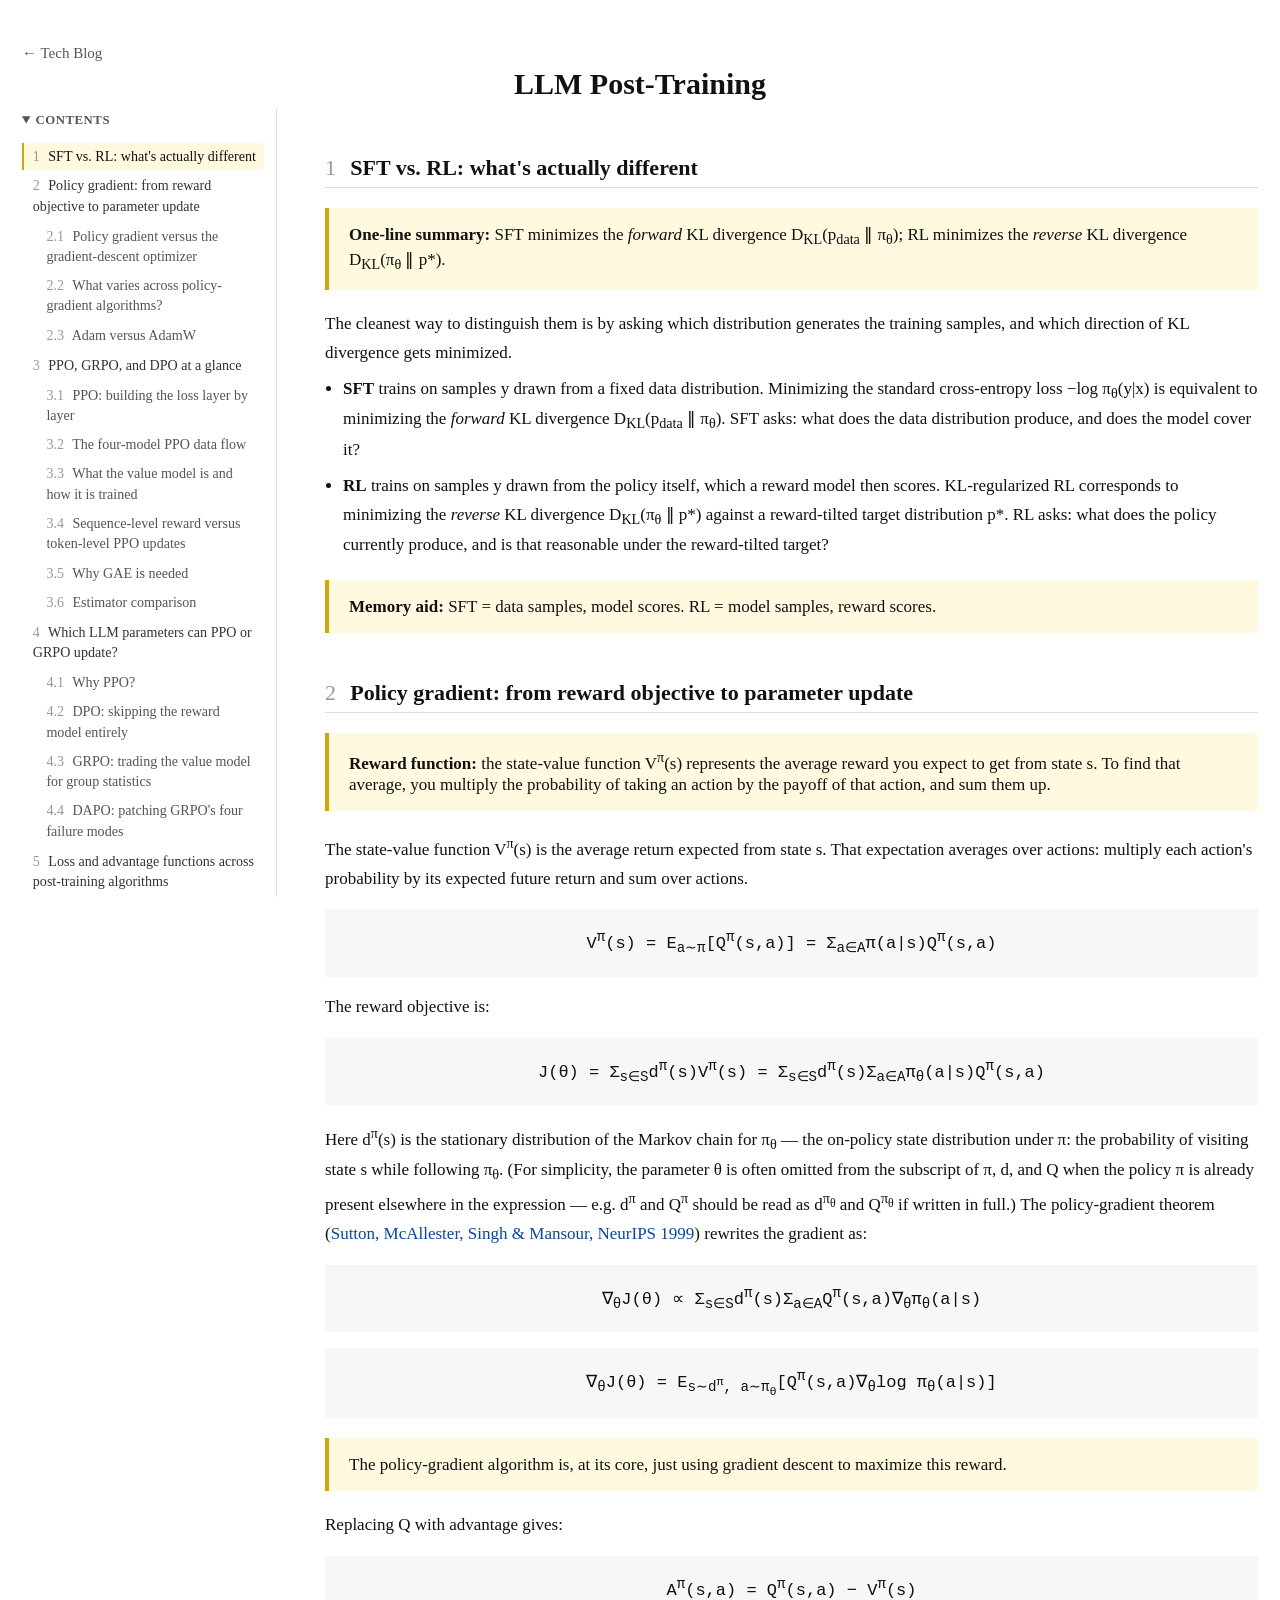
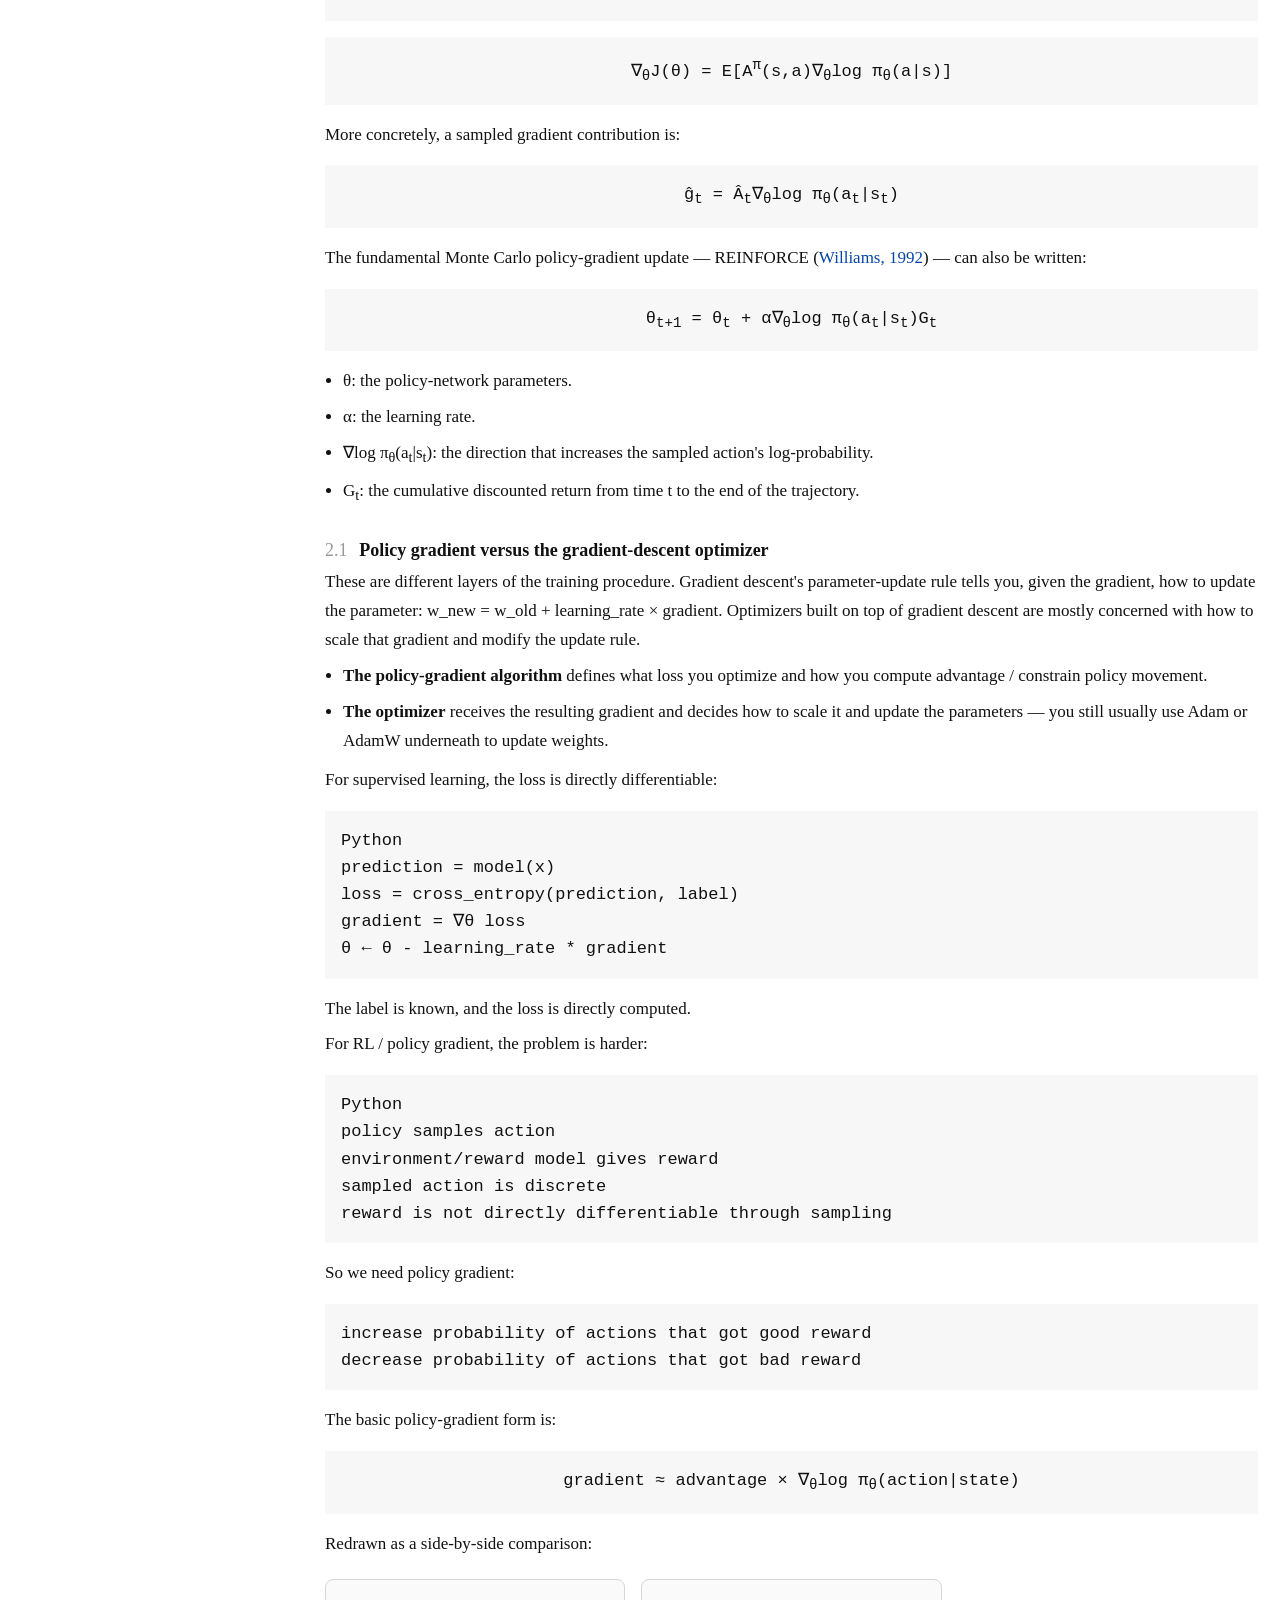
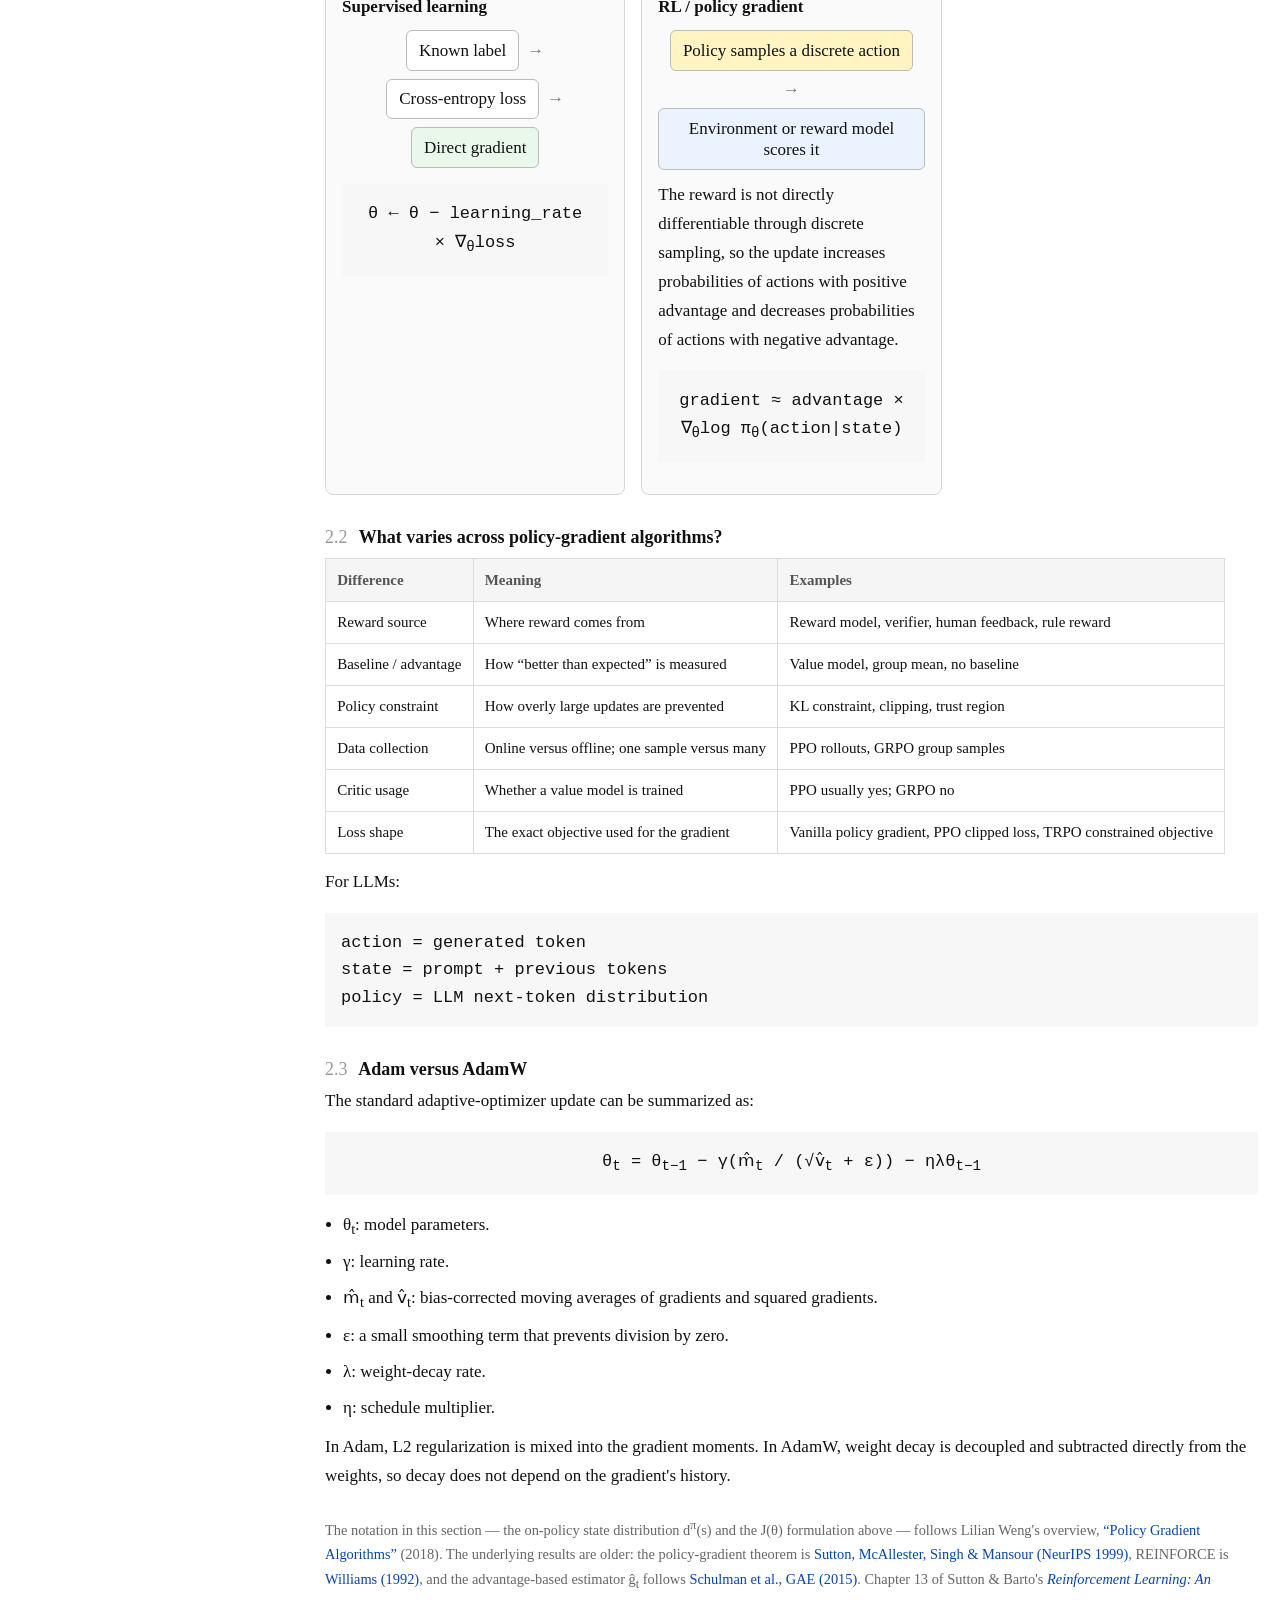
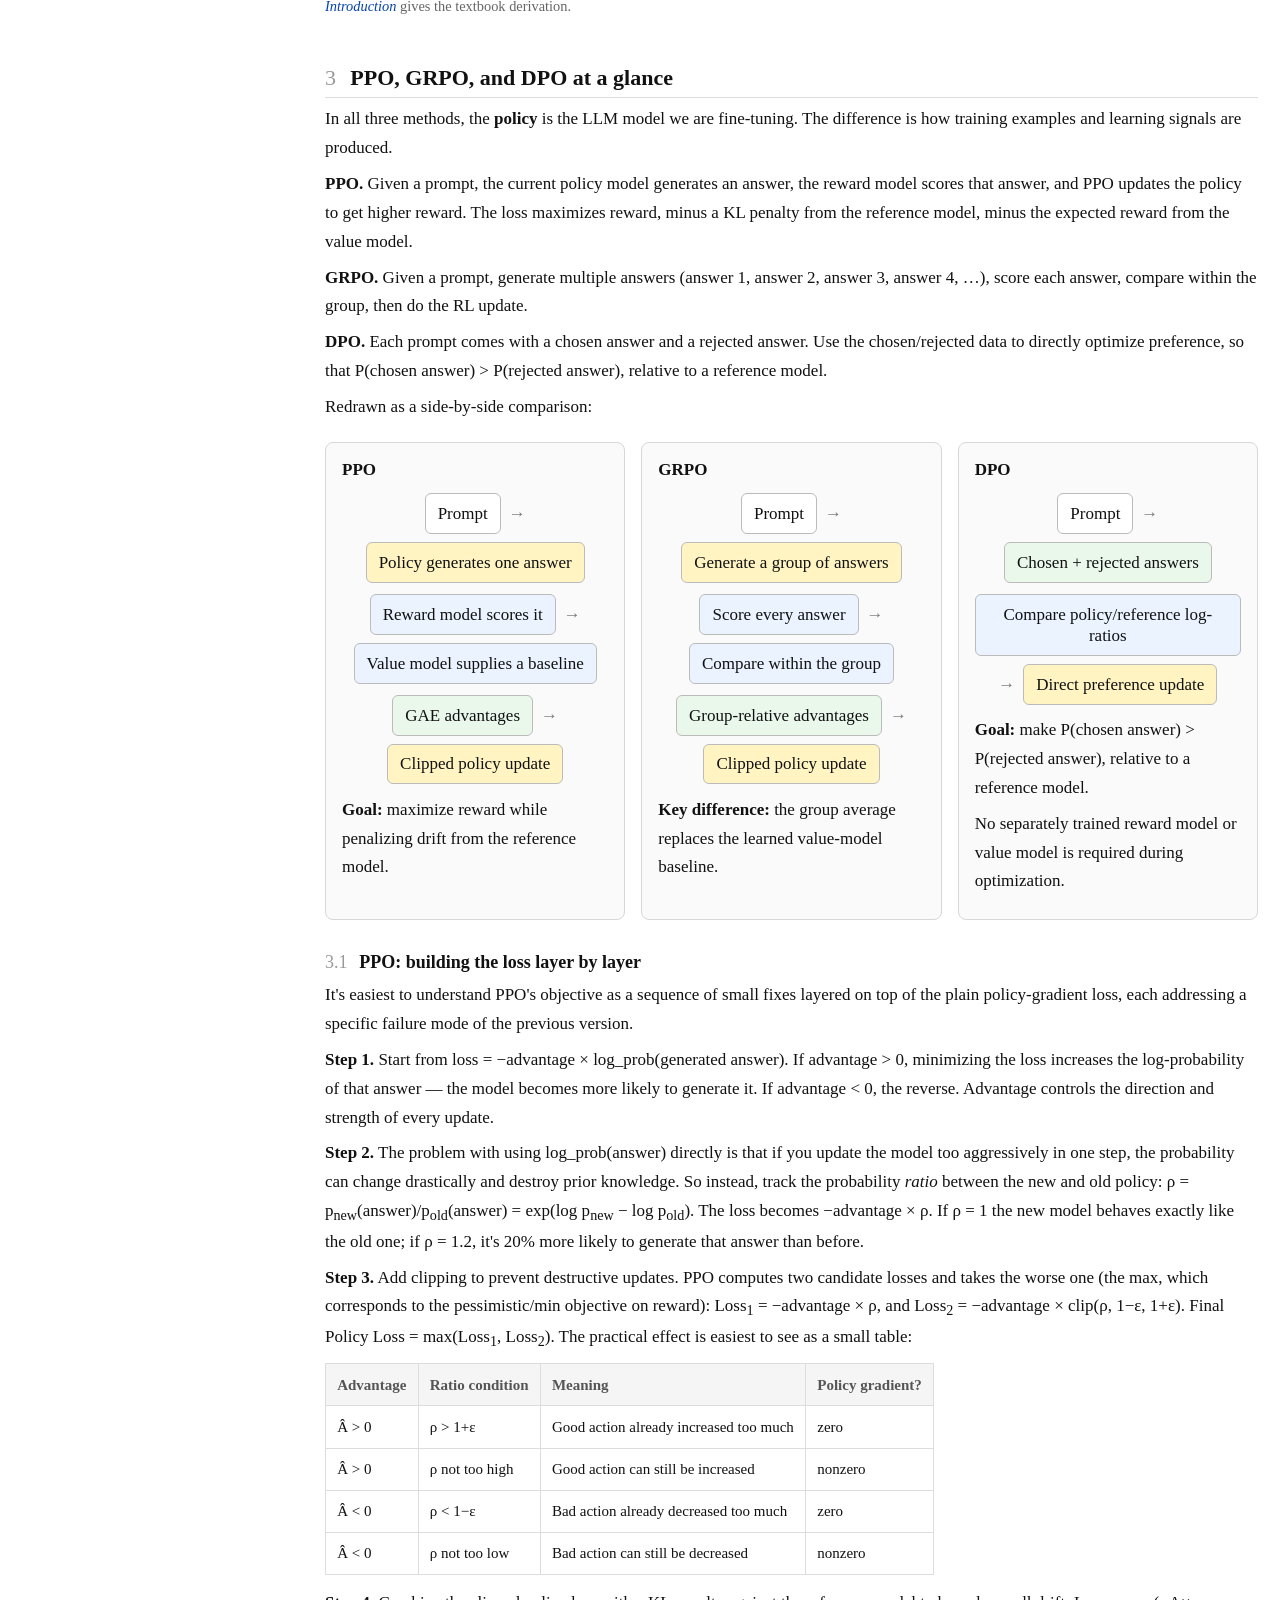
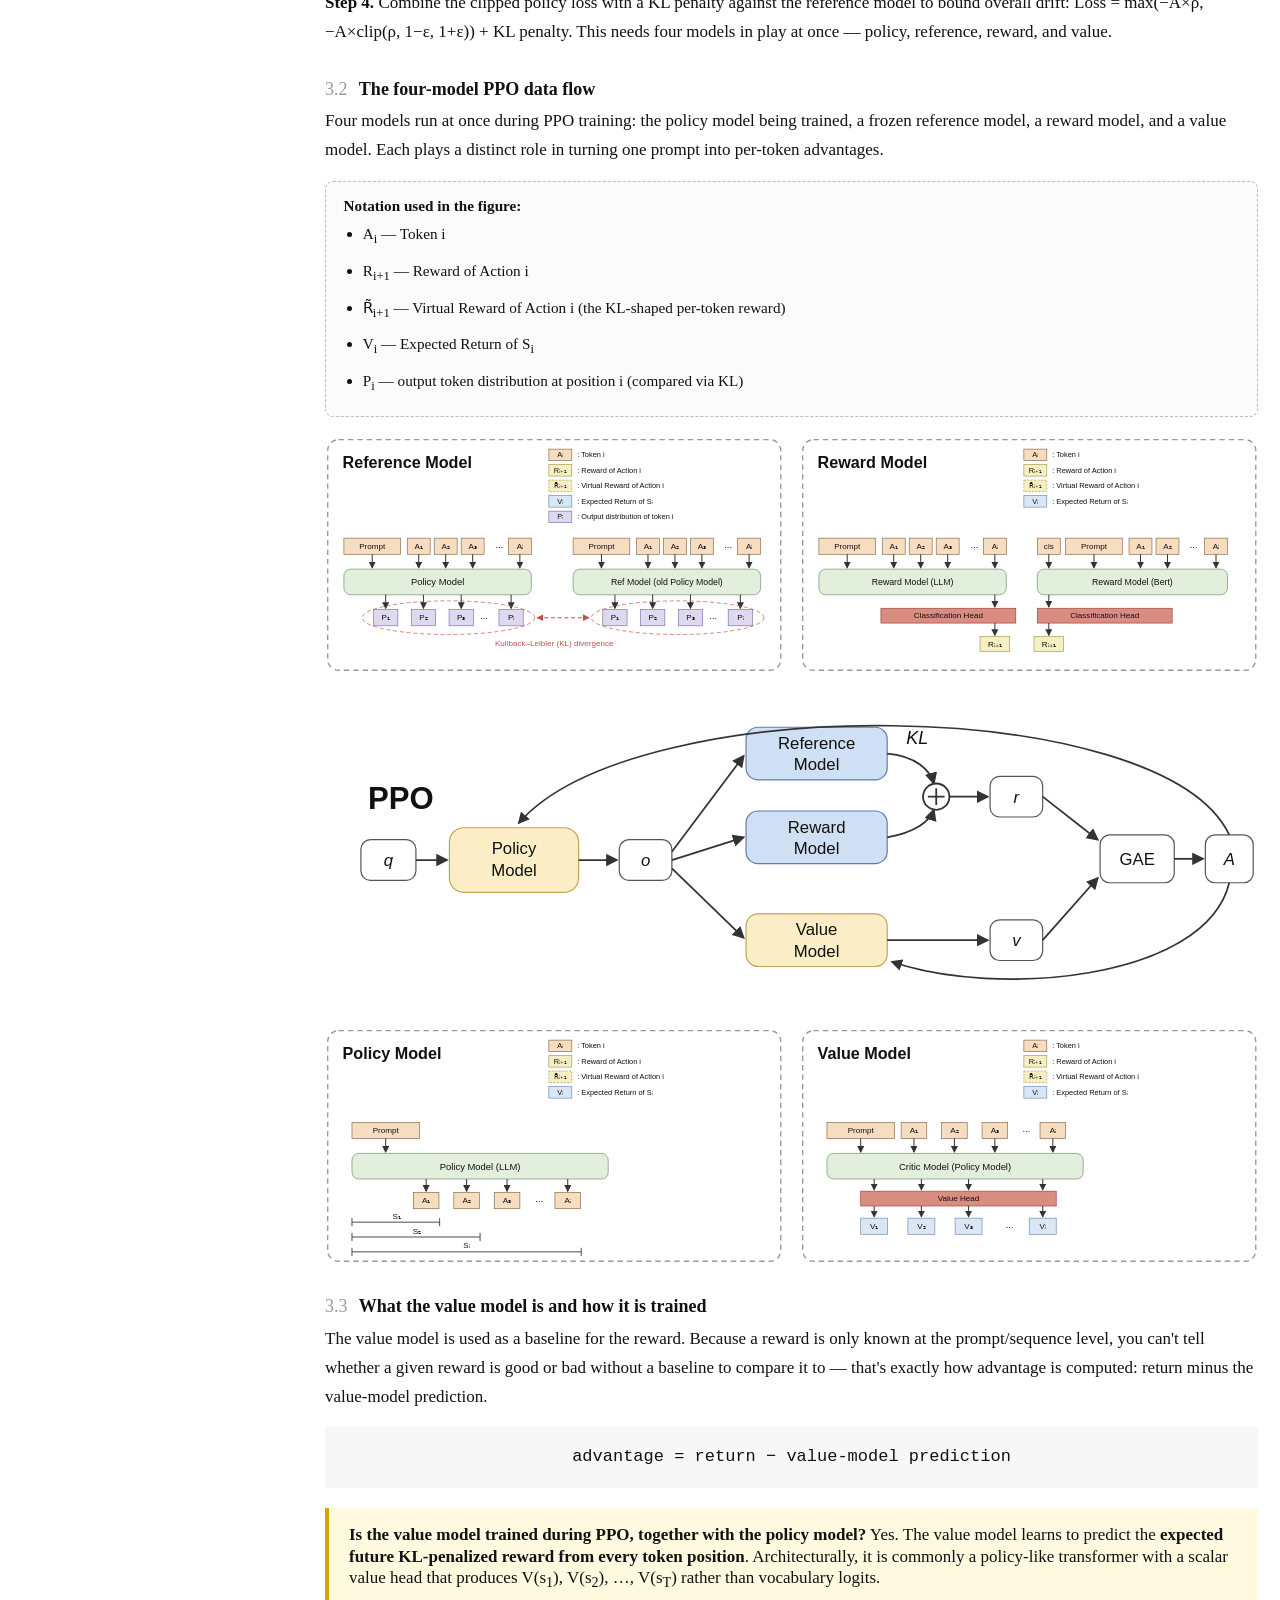
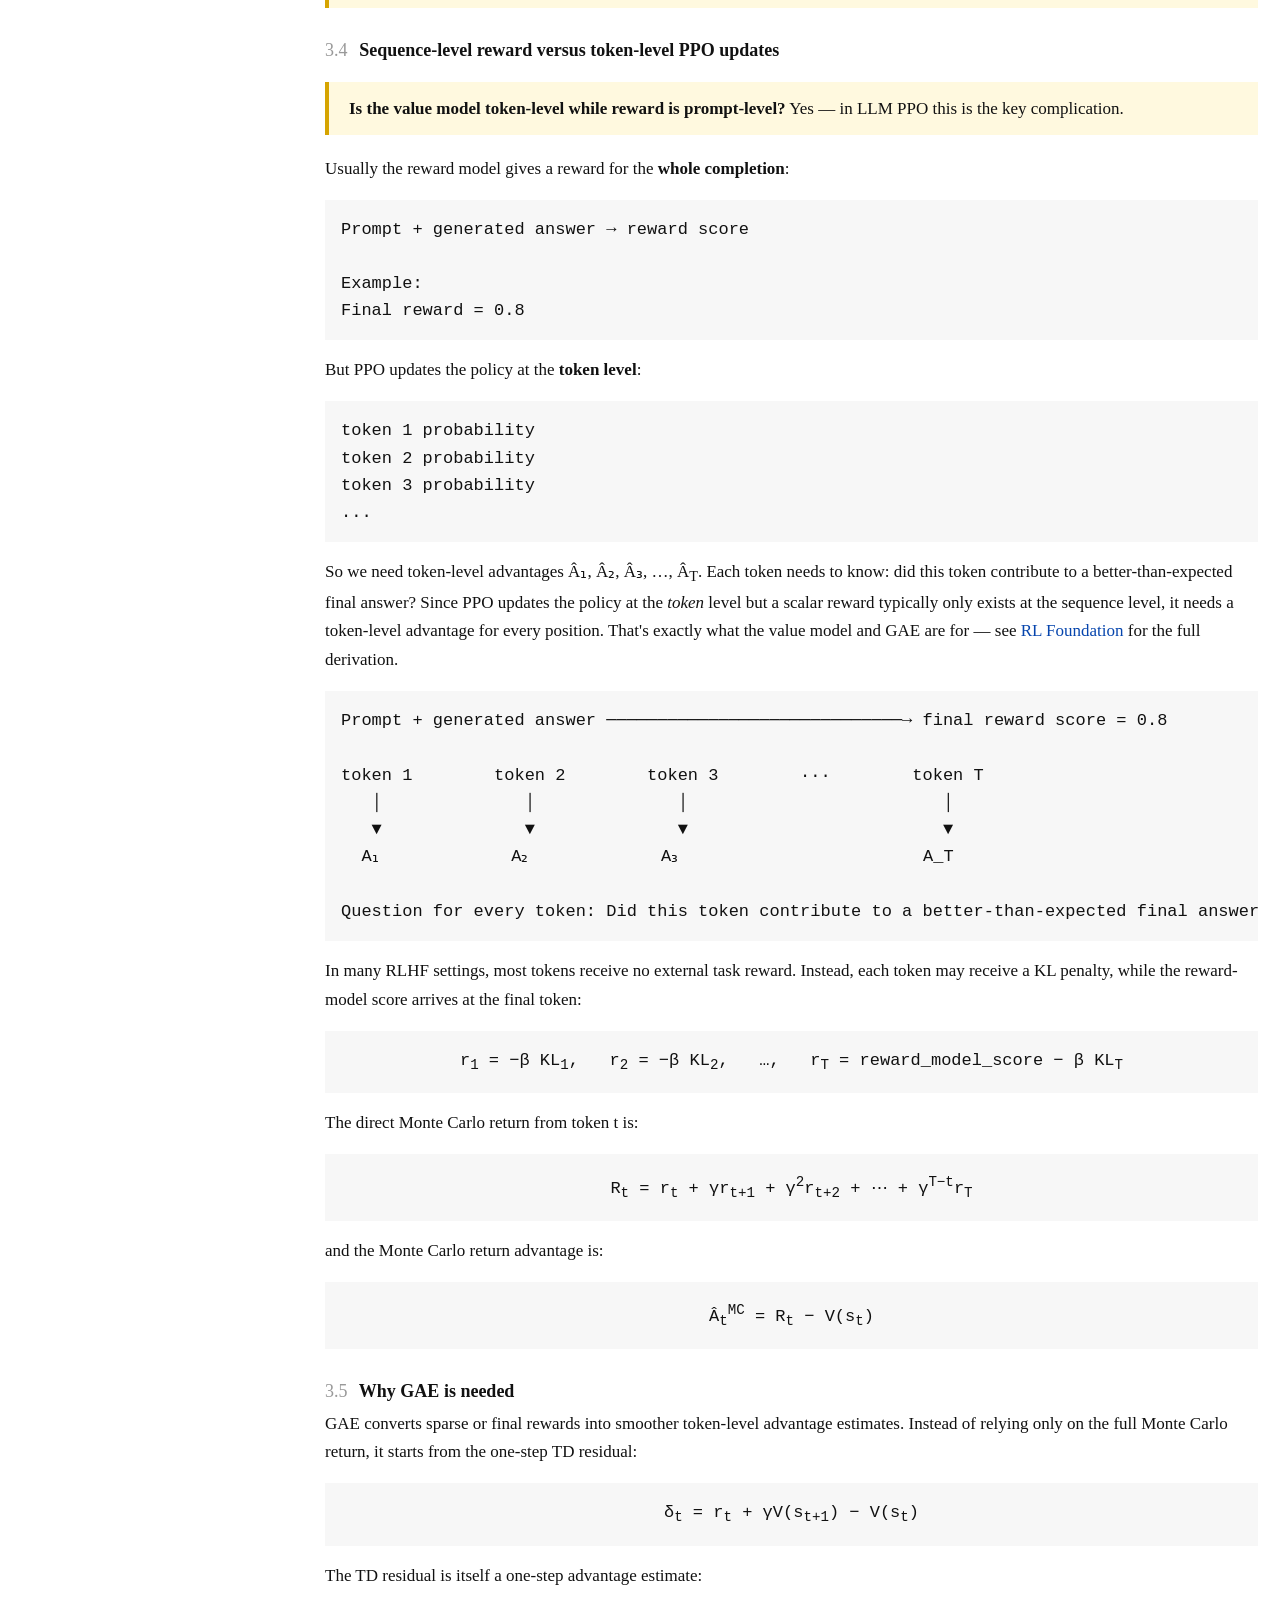
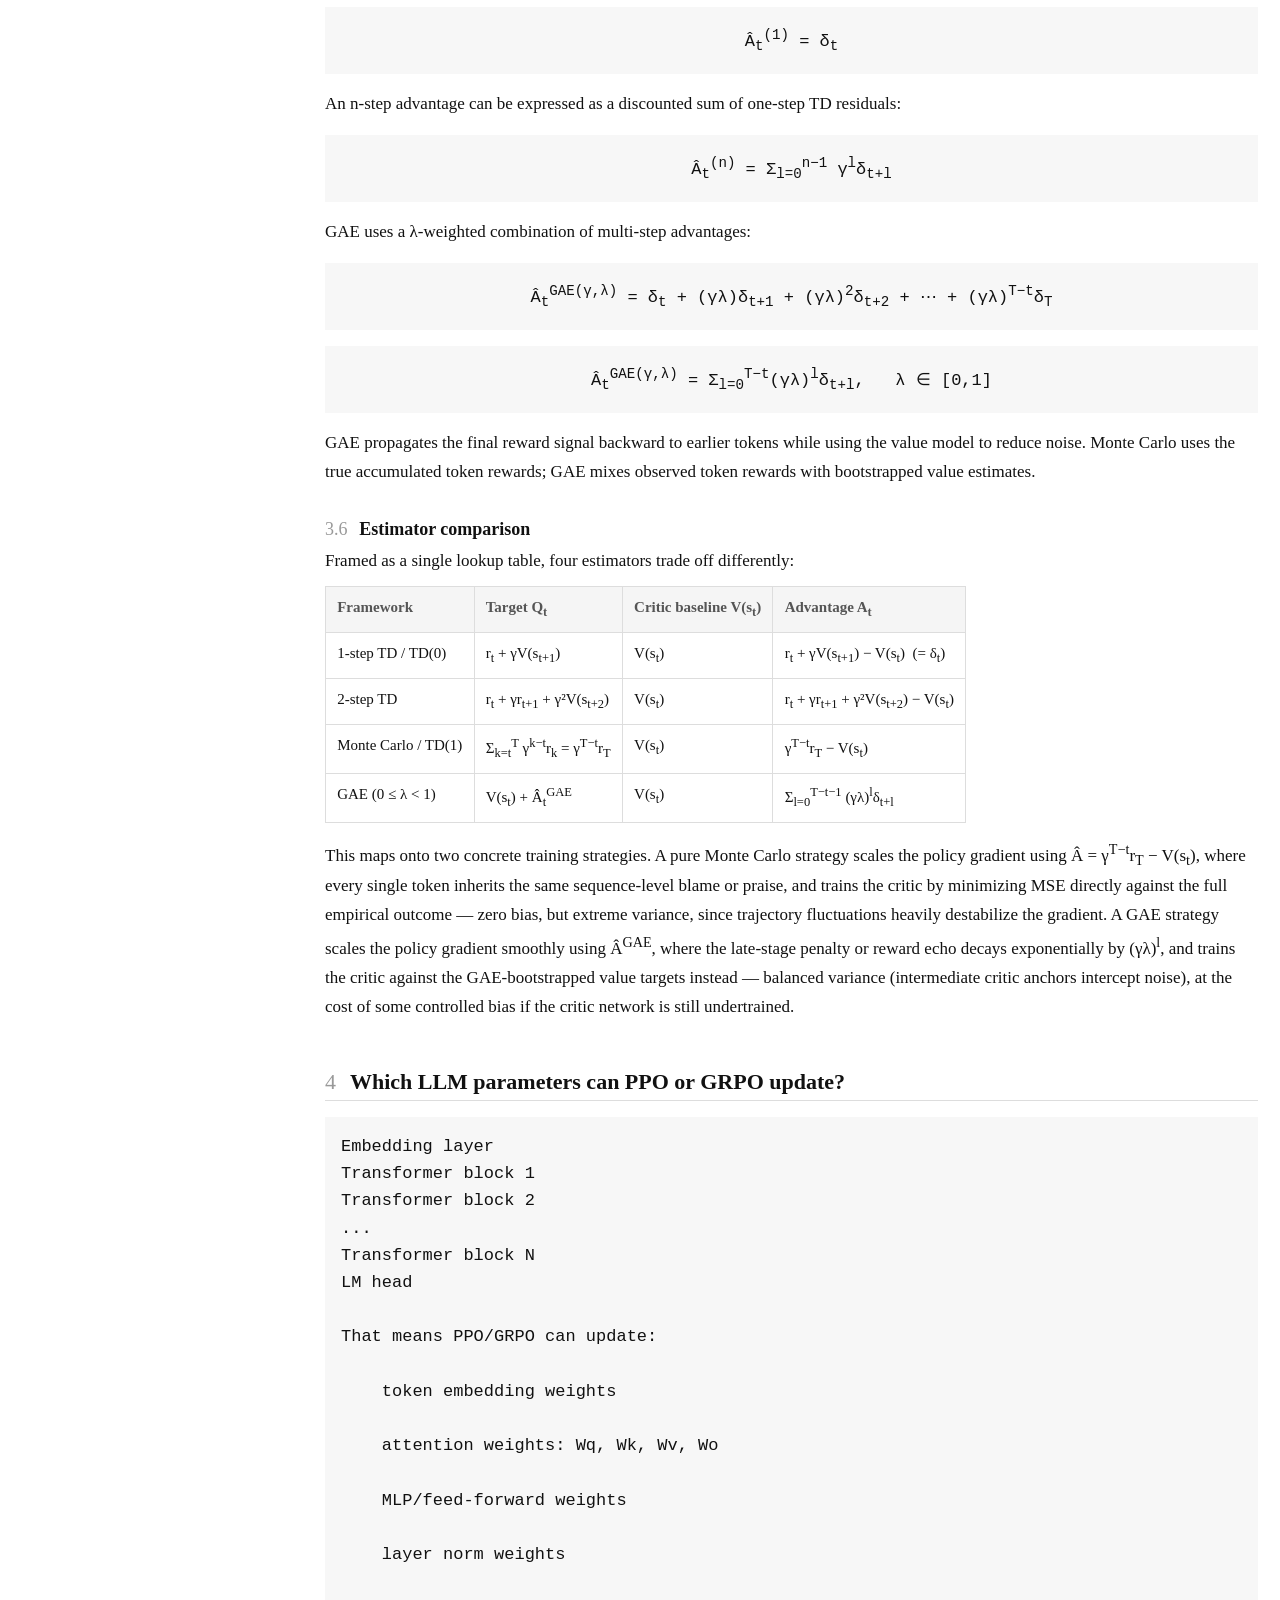
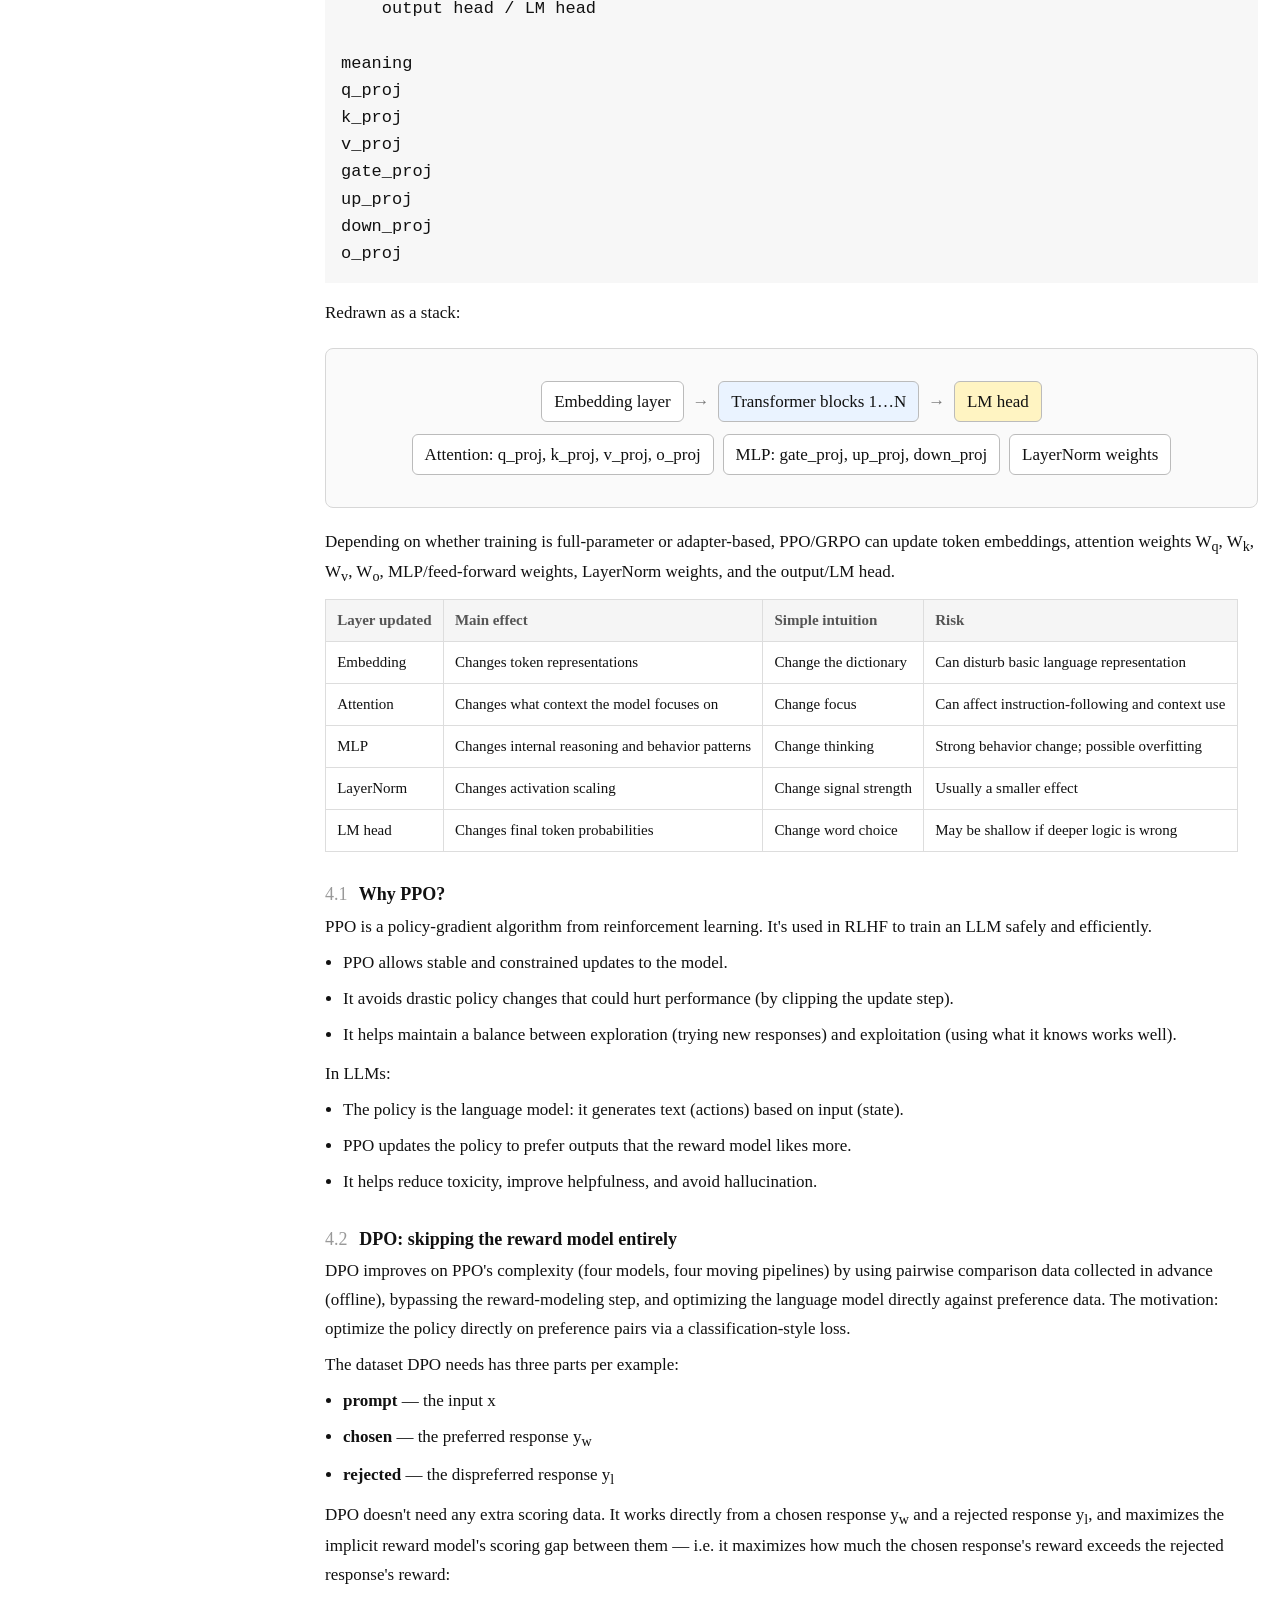
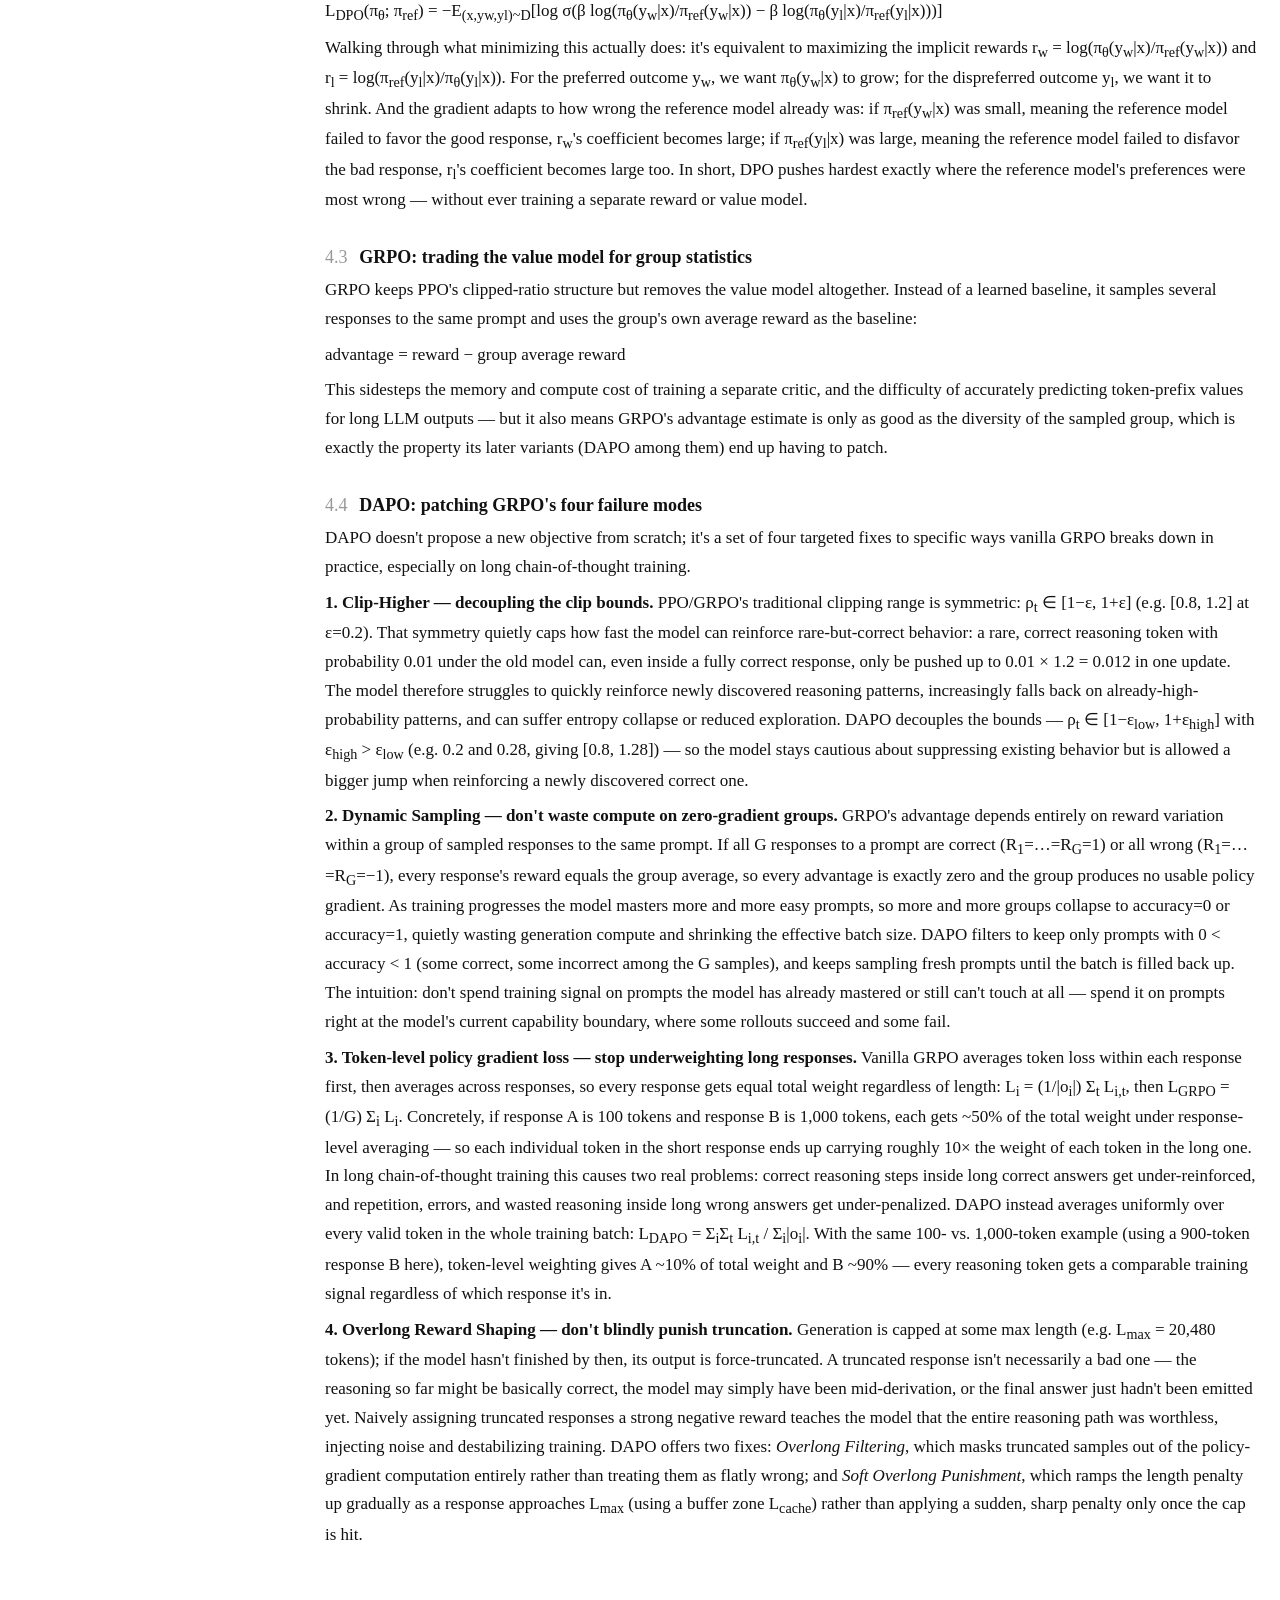
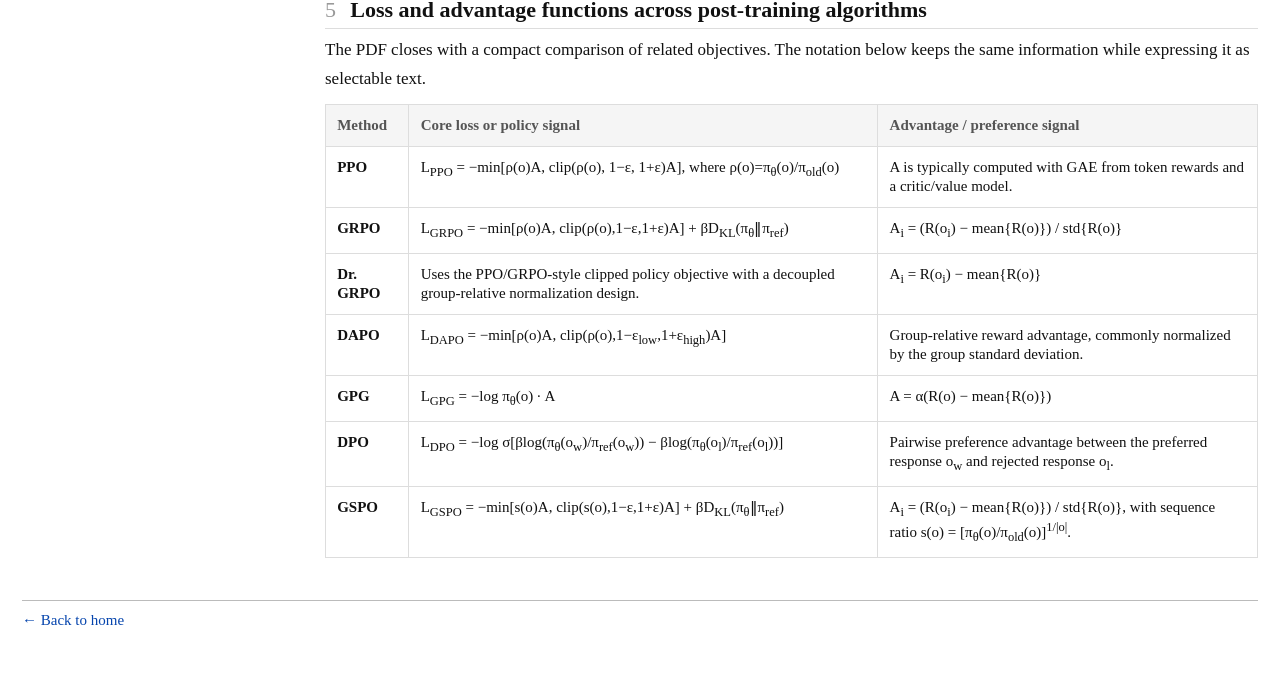
<file: llm-post-training.html>
<!doctype html>
<html lang="en">
<head>
  <meta charset="utf-8">
  <meta name="viewport" content="width=device-width, initial-scale=1">
  <title>LLM Post-Training — Tech Blog — Anqi Bao</title>
  <meta name="description" content="Anqi Bao's notes on LLM post-training: SFT vs. RL, PPO, DPO, GRPO, and DAPO's fixes to GRPO's failure modes.">
  <link rel="canonical" href="https://angiebao.github.io/llm-post-training.html">
  <link rel="stylesheet" href="style.css">
  <style>
    .notes-section { max-width: 980px; margin-inline: auto; }
    .notes-section h2 { margin-top: 3rem; padding-bottom: .4rem; border-bottom: 1px solid #ddd; }
    .notes-section h3 { margin-top: 2rem; }
    .notes-section p, .notes-section li { line-height: 1.7; }
    .notes-section li + li { margin-top: .45rem; }
    .math-block { margin: 1rem 0; padding: 1rem 1.25rem; overflow-x: auto; background: #f7f7f7; font-family: ui-monospace, SFMono-Regular, Menlo, Consolas, monospace; line-height: 1.7; text-align: center; }
    .flow-grid { display: grid; grid-template-columns: repeat(3, minmax(0, 1fr)); gap: 1rem; margin: 1.25rem 0; }
    .flow-card { padding: 1rem; border: 1px solid #d7d7d7; border-radius: 8px; background: #fafafa; }
    .flow-card h4 { margin: 0 0 .8rem; }
    .flow-line { display: flex; align-items: center; justify-content: center; gap: .5rem; flex-wrap: wrap; margin: .7rem 0; }
    .flow-node { padding: .55rem .75rem; border: 1px solid #bbb; border-radius: 6px; background: #fff; text-align: center; }
    .flow-node.policy { background: #fff4c2; }
    .flow-node.model { background: #eaf3ff; }
    .flow-node.signal { background: #eaf8ec; }
    .arrow { color: #777; font-weight: 700; }
    .architecture { margin: 1.25rem 0; padding: 1.25rem; border: 1px solid #d7d7d7; border-radius: 8px; background: #fafafa; }
    .architecture-row { display: flex; align-items: center; justify-content: center; gap: .55rem; flex-wrap: wrap; margin: .75rem 0; }
    .timeline { margin: 1rem 0; padding: 1rem; overflow-x: auto; white-space: pre; background: #f7f7f7; font-family: ui-monospace, SFMono-Regular, Menlo, Consolas, monospace; line-height: 1.6; }
    .source-note { margin-top: 1.5rem; color: #666; font-size: .9rem; }
    .note-box { margin: 1.25rem 0; padding: 1rem 1.25rem; border-left: 4px solid #d6a400; background: #fff9df; }
    .notes-section table { display: block; width: 100%; overflow-x: auto; border-collapse: collapse; }
    .notes-section th, .notes-section td { padding: .7rem; border: 1px solid #ddd; text-align: left; vertical-align: top; }
    .notes-section th { background: #f5f5f5; }
    .legend-box { margin: 1rem 0; padding: .85rem 1.1rem; border: 1px dashed #bbb; border-radius: 8px; background: #fbfbfb; font-size: .95rem; }
    .legend-box ul { margin: .4rem 0 0; padding-left: 1.2rem; }
    .legend-box li { margin: 0; }
    .ppo-figure { margin: 1.25rem 0; }
    .ppo-figure svg { width: 100%; height: auto; display: block; }
    .panel-grid { display: grid; grid-template-columns: repeat(2, minmax(0, 1fr)); gap: 1rem; margin: 1rem 0; }
    .ppo-central { margin: 1rem 0; }
    @media (max-width: 760px) { .flow-grid { grid-template-columns: 1fr; } .panel-grid { grid-template-columns: 1fr; } }
    .sec-num { color: #999; font-weight: 400; margin-right: .4em; }
    .rl-toc { margin: 0 0 2.25rem; padding: .5rem .85rem; border: 1px solid #ddd; font-size: .88rem; line-height: 1.45; }
    .rl-toc summary { cursor: pointer; font-weight: bold; letter-spacing: .04em; text-transform: uppercase; font-size: .8rem; color: #555; padding: .2rem 0; }
    .rl-toc ul { list-style: none; margin: .6rem 0 0; padding: 0; }
    .rl-toc .toc-sub { margin: .2rem 0 .2rem .85rem; }
    .rl-toc li { margin: 0 0 .15rem; }
    .rl-toc a { display: block; color: #333; padding: .2rem .4rem .2rem .55rem; border-left: 2px solid transparent; }
    .rl-toc a:hover, .rl-toc a:focus { color: var(--link); background: #f5f5f5; text-decoration: none; }
    .rl-toc .toc-num { color: #999; margin-right: .35em; }
    .rl-toc .toc-h3 a { color: #555; }
    .rl-toc a.is-current { border-left-color: #d6a400; background: #fff9df; color: #111; }
    .notes-section h2[id], .notes-section h3[id] { scroll-margin-top: 1.25rem; }

    @media (min-width: 1180px) {
      main { max-width: 1280px; }
      .rl-layout { display: grid; grid-template-columns: 255px minmax(0, 1fr); gap: 3rem; align-items: start; }
      .rl-toc { position: sticky; top: 1.25rem; max-height: calc(100vh - 2.5rem); overflow-y: auto; margin: 0; padding: 0 .75rem 0 0; border: none; border-right: 1px solid #ddd; }
      .notes-section { margin-inline: 0; }
    }
  </style>
</head>
<body>
  <main>
    <header class="notes-header">
      <p><a href="notes.html">&larr; Tech Blog</a></p>
      <h1>LLM Post-Training</h1>
    </header>

    <div class="rl-layout">
      <nav class="rl-toc" aria-label="Table of contents">
        <details open>
          <summary>Contents</summary>
          <ul class="toc-list">
            <li class="toc-h2"><a href="#sft-vs-rl-what-s-actually-different"><span class="toc-num">1</span> SFT vs. RL: what&#x27;s actually different</a>
            </li>
            <li class="toc-h2"><a href="#policy-gradient-from-reward-objective-to-parameter-update"><span class="toc-num">2</span> Policy gradient: from reward objective to parameter update</a>
              <ul class="toc-sub">
                <li class="toc-h3"><a href="#policy-gradient-versus-the-gradient-descent-optimizer"><span class="toc-num">2.1</span> Policy gradient versus the gradient-descent optimizer</a></li>
                <li class="toc-h3"><a href="#what-varies-across-policy-gradient-algorithms"><span class="toc-num">2.2</span> What varies across policy-gradient algorithms?</a></li>
                <li class="toc-h3"><a href="#adam-versus-adamw"><span class="toc-num">2.3</span> Adam versus AdamW</a></li>
              </ul>
            </li>
            <li class="toc-h2"><a href="#ppo-grpo-and-dpo-at-a-glance"><span class="toc-num">3</span> PPO, GRPO, and DPO at a glance</a>
              <ul class="toc-sub">
                <li class="toc-h3"><a href="#ppo-building-the-loss-layer-by-layer"><span class="toc-num">3.1</span> PPO: building the loss layer by layer</a></li>
                <li class="toc-h3"><a href="#the-four-model-ppo-data-flow"><span class="toc-num">3.2</span> The four-model PPO data flow</a></li>
                <li class="toc-h3"><a href="#what-the-value-model-is-and-how-it-is-trained"><span class="toc-num">3.3</span> What the value model is and how it is trained</a></li>
                <li class="toc-h3"><a href="#sequence-level-reward-versus-token-level-ppo-updates"><span class="toc-num">3.4</span> Sequence-level reward versus token-level PPO updates</a></li>
                <li class="toc-h3"><a href="#why-gae-is-needed"><span class="toc-num">3.5</span> Why GAE is needed</a></li>
                <li class="toc-h3"><a href="#estimator-comparison"><span class="toc-num">3.6</span> Estimator comparison</a></li>
              </ul>
            </li>
            <li class="toc-h2"><a href="#which-llm-parameters-can-ppo-or-grpo-update"><span class="toc-num">4</span> Which LLM parameters can PPO or GRPO update?</a>
              <ul class="toc-sub">
                <li class="toc-h3"><a href="#why-ppo"><span class="toc-num">4.1</span> Why PPO?</a></li>
                <li class="toc-h3"><a href="#dpo-skipping-the-reward-model-entirely"><span class="toc-num">4.2</span> DPO: skipping the reward model entirely</a></li>
                <li class="toc-h3"><a href="#grpo-trading-the-value-model-for-group-statistics"><span class="toc-num">4.3</span> GRPO: trading the value model for group statistics</a></li>
                <li class="toc-h3"><a href="#dapo-patching-grpo-s-four-failure-modes"><span class="toc-num">4.4</span> DAPO: patching GRPO&#x27;s four failure modes</a></li>
              </ul>
            </li>
            <li class="toc-h2"><a href="#loss-and-advantage-functions-across-post-training-algorithms"><span class="toc-num">5</span> Loss and advantage functions across post-training algorithms</a>
            </li>
          </ul>
        </details>
      </nav>
    <section class="notes-section">
      <h2 id="sft-vs-rl-what-s-actually-different"><span class="sec-num">1</span> SFT vs. RL: what's actually different</h2>
      <div class="note-box"><strong>One-line summary:</strong> SFT minimizes the <em>forward</em> KL divergence D<sub>KL</sub>(p<sub>data</sub> ‖ π<sub>θ</sub>); RL minimizes the <em>reverse</em> KL divergence D<sub>KL</sub>(π<sub>θ</sub> ‖ p*).</div>
      <p>The cleanest way to distinguish them is by asking which distribution generates the training samples, and which direction of KL divergence gets minimized.</p>
      <ul>
        <li><strong>SFT</strong> trains on samples y drawn from a fixed data distribution. Minimizing the standard cross-entropy loss −log π<sub>θ</sub>(y|x) is equivalent to minimizing the <em>forward</em> KL divergence D<sub>KL</sub>(p<sub>data</sub> ‖ π<sub>θ</sub>). SFT asks: what does the data distribution produce, and does the model cover it?</li>
        <li><strong>RL</strong> trains on samples y drawn from the policy itself, which a reward model then scores. KL-regularized RL corresponds to minimizing the <em>reverse</em> KL divergence D<sub>KL</sub>(π<sub>θ</sub> ‖ p*) against a reward-tilted target distribution p*. RL asks: what does the policy currently produce, and is that reasonable under the reward-tilted target?</li>
      </ul>
      <div class="note-box"><strong>Memory aid:</strong> SFT = data samples, model scores. RL = model samples, reward scores.</div>

      <h2 id="policy-gradient-from-reward-objective-to-parameter-update"><span class="sec-num">2</span> Policy gradient: from reward objective to parameter update</h2>
      <div class="note-box"><strong>Reward function:</strong> the state-value function V<sup>π</sup>(s) represents the average reward you expect to get from state s. To find that average, you multiply the probability of taking an action by the payoff of that action, and sum them up.</div>
      <p>The state-value function V<sup>π</sup>(s) is the average return expected from state s. That expectation averages over actions: multiply each action's probability by its expected future return and sum over actions.</p>
      <div class="math-block">V<sup>π</sup>(s) = E<sub>a∼π</sub>[Q<sup>π</sup>(s,a)] = Σ<sub>a∈A</sub>π(a|s)Q<sup>π</sup>(s,a)</div>
      <p>The reward objective is:</p>
      <div class="math-block">J(θ) = Σ<sub>s∈S</sub>d<sup>π</sup>(s)V<sup>π</sup>(s) = Σ<sub>s∈S</sub>d<sup>π</sup>(s)Σ<sub>a∈A</sub>π<sub>θ</sub>(a|s)Q<sup>π</sup>(s,a)</div>
      <p>Here d<sup>π</sup>(s) is the stationary distribution of the Markov chain for π<sub>θ</sub> &mdash; the on-policy state distribution under π: the probability of visiting state s while following π<sub>θ</sub>. (For simplicity, the parameter θ is often omitted from the subscript of π, d, and Q when the policy π is already present elsewhere in the expression &mdash; e.g. d<sup>π</sup> and Q<sup>π</sup> should be read as d<sup>π<sub>θ</sub></sup> and Q<sup>π<sub>θ</sub></sup> if written in full.) The policy-gradient theorem (<a href="https://proceedings.neurips.cc/paper/1999/hash/464d828b85b0bed98e80ade0a5c43b0f-Abstract.html">Sutton, McAllester, Singh &amp; Mansour, NeurIPS 1999</a>) rewrites the gradient as:</p>
      <div class="math-block">∇<sub>θ</sub>J(θ) ∝ Σ<sub>s∈S</sub>d<sup>π</sup>(s)Σ<sub>a∈A</sub>Q<sup>π</sup>(s,a)∇<sub>θ</sub>π<sub>θ</sub>(a|s)</div>
      <div class="math-block">∇<sub>θ</sub>J(θ) = E<sub>s∼d<sup>π</sup>, a∼π<sub>θ</sub></sub>[Q<sup>π</sup>(s,a)∇<sub>θ</sub>log π<sub>θ</sub>(a|s)]</div>
      <div class="note-box">The policy-gradient algorithm is, at its core, just using gradient descent to maximize this reward.</div>
      <p>Replacing Q with advantage gives:</p>
      <div class="math-block">A<sup>π</sup>(s,a) = Q<sup>π</sup>(s,a) − V<sup>π</sup>(s)</div>
      <div class="math-block">∇<sub>θ</sub>J(θ) = E[A<sup>π</sup>(s,a)∇<sub>θ</sub>log π<sub>θ</sub>(a|s)]</div>
      <p>More concretely, a sampled gradient contribution is:</p>
      <div class="math-block">ĝ<sub>t</sub> = Â<sub>t</sub>∇<sub>θ</sub>log π<sub>θ</sub>(a<sub>t</sub>|s<sub>t</sub>)</div>
      <p>The fundamental Monte Carlo policy-gradient update &mdash; REINFORCE (<a href="https://doi.org/10.1007/BF00992696">Williams, 1992</a>) &mdash; can also be written:</p>
      <div class="math-block">θ<sub>t+1</sub> = θ<sub>t</sub> + α∇<sub>θ</sub>log π<sub>θ</sub>(a<sub>t</sub>|s<sub>t</sub>)G<sub>t</sub></div>
      <ul>
        <li>θ: the policy-network parameters.</li>
        <li>α: the learning rate.</li>
        <li>∇log π<sub>θ</sub>(a<sub>t</sub>|s<sub>t</sub>): the direction that increases the sampled action's log-probability.</li>
        <li>G<sub>t</sub>: the cumulative discounted return from time t to the end of the trajectory.</li>
      </ul>

      <h3 id="policy-gradient-versus-the-gradient-descent-optimizer"><span class="sec-num">2.1</span> Policy gradient versus the gradient-descent optimizer</h3>
      <p>These are different layers of the training procedure. Gradient descent's parameter-update rule tells you, given the gradient, how to update the parameter: w_new = w_old + learning_rate × gradient. Optimizers built on top of gradient descent are mostly concerned with how to scale that gradient and modify the update rule.</p>
      <ul>
        <li><strong>The policy-gradient algorithm</strong> defines what loss you optimize and how you compute advantage / constrain policy movement.</li>
        <li><strong>The optimizer</strong> receives the resulting gradient and decides how to scale it and update the parameters &mdash; you still usually use Adam or AdamW underneath to update weights.</li>
      </ul>
      <p>For supervised learning, the loss is directly differentiable:</p>
      <div class="timeline">Python
prediction = model(x)
loss = cross_entropy(prediction, label)
gradient = ∇θ loss
θ ← θ - learning_rate * gradient</div>
      <p>The label is known, and the loss is directly computed.</p>
      <p>For RL / policy gradient, the problem is harder:</p>
      <div class="timeline">Python
policy samples action
environment/reward model gives reward
sampled action is discrete
reward is not directly differentiable through sampling</div>
      <p>So we need policy gradient:</p>
      <div class="timeline">increase probability of actions that got good reward
decrease probability of actions that got bad reward</div>
      <p>The basic policy-gradient form is:</p>
      <div class="math-block">gradient ≈ advantage × ∇<sub>θ</sub>log π<sub>θ</sub>(action|state)</div>
      <p>Redrawn as a side-by-side comparison:</p>
      <div class="flow-grid" aria-label="Supervised learning and policy-gradient learning comparison">
        <section class="flow-card">
          <h4>Supervised learning</h4>
          <div class="flow-line"><span class="flow-node">Known label</span><span class="arrow">→</span><span class="flow-node">Cross-entropy loss</span><span class="arrow">→</span><span class="flow-node signal">Direct gradient</span></div>
          <div class="math-block">θ ← θ − learning_rate × ∇<sub>θ</sub>loss</div>
        </section>
        <section class="flow-card">
          <h4>RL / policy gradient</h4>
          <div class="flow-line"><span class="flow-node policy">Policy samples a discrete action</span><span class="arrow">→</span><span class="flow-node model">Environment or reward model scores it</span></div>
          <p>The reward is not directly differentiable through discrete sampling, so the update increases probabilities of actions with positive advantage and decreases probabilities of actions with negative advantage.</p>
          <div class="math-block">gradient ≈ advantage × ∇<sub>θ</sub>log π<sub>θ</sub>(action|state)</div>
        </section>
      </div>

      <h3 id="what-varies-across-policy-gradient-algorithms"><span class="sec-num">2.2</span> What varies across policy-gradient algorithms?</h3>
      <table>
        <thead><tr><th>Difference</th><th>Meaning</th><th>Examples</th></tr></thead>
        <tbody>
          <tr><td>Reward source</td><td>Where reward comes from</td><td>Reward model, verifier, human feedback, rule reward</td></tr>
          <tr><td>Baseline / advantage</td><td>How “better than expected” is measured</td><td>Value model, group mean, no baseline</td></tr>
          <tr><td>Policy constraint</td><td>How overly large updates are prevented</td><td>KL constraint, clipping, trust region</td></tr>
          <tr><td>Data collection</td><td>Online versus offline; one sample versus many</td><td>PPO rollouts, GRPO group samples</td></tr>
          <tr><td>Critic usage</td><td>Whether a value model is trained</td><td>PPO usually yes; GRPO no</td></tr>
          <tr><td>Loss shape</td><td>The exact objective used for the gradient</td><td>Vanilla policy gradient, PPO clipped loss, TRPO constrained objective</td></tr>
        </tbody>
      </table>
      <p>For LLMs:</p>
      <div class="timeline">action = generated token
state = prompt + previous tokens
policy = LLM next-token distribution</div>

      <h3 id="adam-versus-adamw"><span class="sec-num">2.3</span> Adam versus AdamW</h3>
      <p>The standard adaptive-optimizer update can be summarized as:</p>
      <div class="math-block">θ<sub>t</sub> = θ<sub>t−1</sub> − γ(m̂<sub>t</sub> / (√v̂<sub>t</sub> + ε)) − ηλθ<sub>t−1</sub></div>
      <ul>
        <li>θ<sub>t</sub>: model parameters.</li>
        <li>γ: learning rate.</li>
        <li>m̂<sub>t</sub> and v̂<sub>t</sub>: bias-corrected moving averages of gradients and squared gradients.</li>
        <li>ε: a small smoothing term that prevents division by zero.</li>
        <li>λ: weight-decay rate.</li>
        <li>η: schedule multiplier.</li>
      </ul>
      <p>In Adam, L2 regularization is mixed into the gradient moments. In AdamW, weight decay is decoupled and subtracted directly from the weights, so decay does not depend on the gradient's history.</p>
      <p class="source-note">The notation in this section &mdash; the on-policy state distribution d<sup>π</sup>(s) and the J(θ) formulation above &mdash; follows Lilian Weng's overview, <a href="https://lilianweng.github.io/posts/2018-04-08-policy-gradient/">&ldquo;Policy Gradient Algorithms&rdquo;</a> (2018). The underlying results are older: the policy-gradient theorem is <a href="https://proceedings.neurips.cc/paper/1999/hash/464d828b85b0bed98e80ade0a5c43b0f-Abstract.html">Sutton, McAllester, Singh &amp; Mansour (NeurIPS 1999)</a>, REINFORCE is <a href="https://doi.org/10.1007/BF00992696">Williams (1992)</a>, and the advantage-based estimator ĝ<sub>t</sub> follows <a href="https://arxiv.org/abs/1506.02438">Schulman et al., GAE (2015)</a>. Chapter 13 of Sutton &amp; Barto's <a href="http://incompleteideas.net/book/the-book-2nd.html"><em>Reinforcement Learning: An Introduction</em></a> gives the textbook derivation.</p>

      <h2 id="ppo-grpo-and-dpo-at-a-glance"><span class="sec-num">3</span> PPO, GRPO, and DPO at a glance</h2>
      <p>In all three methods, the <strong>policy</strong> is the LLM model we are fine-tuning. The difference is how training examples and learning signals are produced.</p>
      <p><strong>PPO.</strong> Given a prompt, the current policy model generates an answer, the reward model scores that answer, and PPO updates the policy to get higher reward. The loss maximizes reward, minus a KL penalty from the reference model, minus the expected reward from the value model.</p>
      <p><strong>GRPO.</strong> Given a prompt, generate multiple answers (answer 1, answer 2, answer 3, answer 4, &hellip;), score each answer, compare within the group, then do the RL update.</p>
      <p><strong>DPO.</strong> Each prompt comes with a chosen answer and a rejected answer. Use the chosen/rejected data to directly optimize preference, so that P(chosen answer) &gt; P(rejected answer), relative to a reference model.</p>
      <p>Redrawn as a side-by-side comparison:</p>
      <div class="flow-grid" aria-label="Comparison of PPO, GRPO, and DPO workflows">
        <section class="flow-card">
          <h4>PPO</h4>
          <div class="flow-line"><span class="flow-node">Prompt</span><span class="arrow">→</span><span class="flow-node policy">Policy generates one answer</span></div>
          <div class="flow-line"><span class="flow-node model">Reward model scores it</span><span class="arrow">→</span><span class="flow-node model">Value model supplies a baseline</span></div>
          <div class="flow-line"><span class="flow-node signal">GAE advantages</span><span class="arrow">→</span><span class="flow-node policy">Clipped policy update</span></div>
          <p><strong>Goal:</strong> maximize reward while penalizing drift from the reference model.</p>
        </section>
        <section class="flow-card">
          <h4>GRPO</h4>
          <div class="flow-line"><span class="flow-node">Prompt</span><span class="arrow">→</span><span class="flow-node policy">Generate a group of answers</span></div>
          <div class="flow-line"><span class="flow-node model">Score every answer</span><span class="arrow">→</span><span class="flow-node model">Compare within the group</span></div>
          <div class="flow-line"><span class="flow-node signal">Group-relative advantages</span><span class="arrow">→</span><span class="flow-node policy">Clipped policy update</span></div>
          <p><strong>Key difference:</strong> the group average replaces the learned value-model baseline.</p>
        </section>
        <section class="flow-card">
          <h4>DPO</h4>
          <div class="flow-line"><span class="flow-node">Prompt</span><span class="arrow">→</span><span class="flow-node signal">Chosen + rejected answers</span></div>
          <div class="flow-line"><span class="flow-node model">Compare policy/reference log-ratios</span><span class="arrow">→</span><span class="flow-node policy">Direct preference update</span></div>
          <p><strong>Goal:</strong> make P(chosen answer) &gt; P(rejected answer), relative to a reference model.</p>
          <p>No separately trained reward model or value model is required during optimization.</p>
        </section>
      </div>

      <h3 id="ppo-building-the-loss-layer-by-layer"><span class="sec-num">3.1</span> PPO: building the loss layer by layer</h3>
      <p>It's easiest to understand PPO's objective as a sequence of small fixes layered on top of the plain policy-gradient loss, each addressing a specific failure mode of the previous version.</p>
      <p><strong>Step 1.</strong> Start from loss = −advantage × log_prob(generated answer). If advantage &gt; 0, minimizing the loss increases the log-probability of that answer &mdash; the model becomes more likely to generate it. If advantage &lt; 0, the reverse. Advantage controls the direction and strength of every update.</p>
      <p><strong>Step 2.</strong> The problem with using log_prob(answer) directly is that if you update the model too aggressively in one step, the probability can change drastically and destroy prior knowledge. So instead, track the probability <em>ratio</em> between the new and old policy: ρ = p<sub>new</sub>(answer)/p<sub>old</sub>(answer) = exp(log p<sub>new</sub> − log p<sub>old</sub>). The loss becomes −advantage × ρ. If ρ = 1 the new model behaves exactly like the old one; if ρ = 1.2, it's 20% more likely to generate that answer than before.</p>
      <p><strong>Step 3.</strong> Add clipping to prevent destructive updates. PPO computes two candidate losses and takes the worse one (the max, which corresponds to the pessimistic/min objective on reward): Loss<sub>1</sub> = −advantage × ρ, and Loss<sub>2</sub> = −advantage × clip(ρ, 1−ε, 1+ε). Final Policy Loss = max(Loss<sub>1</sub>, Loss<sub>2</sub>). The practical effect is easiest to see as a small table:</p>
      <table>
        <thead><tr><th>Advantage</th><th>Ratio condition</th><th>Meaning</th><th>Policy gradient?</th></tr></thead>
        <tbody>
          <tr><td>Â &gt; 0</td><td>ρ &gt; 1+ε</td><td>Good action already increased too much</td><td>zero</td></tr>
          <tr><td>Â &gt; 0</td><td>ρ not too high</td><td>Good action can still be increased</td><td>nonzero</td></tr>
          <tr><td>Â &lt; 0</td><td>ρ &lt; 1−ε</td><td>Bad action already decreased too much</td><td>zero</td></tr>
          <tr><td>Â &lt; 0</td><td>ρ not too low</td><td>Bad action can still be decreased</td><td>nonzero</td></tr>
        </tbody>
      </table>
      <p><strong>Step 4.</strong> Combine the clipped policy loss with a KL penalty against the reference model to bound overall drift: Loss = max(−A×ρ, −A×clip(ρ, 1−ε, 1+ε)) + KL penalty. This needs four models in play at once &mdash; policy, reference, reward, and value.</p>

      <h3 id="the-four-model-ppo-data-flow"><span class="sec-num">3.2</span> The four-model PPO data flow</h3>
      <p>Four models run at once during PPO training: the policy model being trained, a frozen reference model, a reward model, and a value model. Each plays a distinct role in turning one prompt into per-token advantages.</p>
      <div class="legend-box" aria-label="Notation legend">
        <strong>Notation used in the figure:</strong>
        <ul>
          <li>A<sub>i</sub> — Token i</li>
          <li>R<sub>i+1</sub> — Reward of Action i</li>
          <li>R̃<sub>i+1</sub> — Virtual Reward of Action i (the KL-shaped per-token reward)</li>
          <li>V<sub>i</sub> — Expected Return of S<sub>i</sub></li>
          <li>P<sub>i</sub> — output token distribution at position i (compared via KL)</li>
        </ul>
      </div>
      <figure class="ppo-figure" aria-label="PPO architecture: four sub-models and the central data flow, redrawn from the PDF">
        <div class="panel-grid">
          <!-- Reference Model panel -->
          <svg viewBox="0 0 680 350" role="img" aria-label="Reference Model panel: the same prompt and tokens are fed to the current policy model and the frozen reference model; the KL divergence between their per-token output distributions produces the virtual rewards">
            <defs><marker id="ar-ref" markerWidth="7" markerHeight="7" refX="6" refY="3.5" orient="auto"><path d="M0,0 L7,3.5 L0,7 z" fill="#333"/></marker>
            <marker id="ar-kl" markerWidth="7" markerHeight="7" refX="6" refY="3.5" orient="auto-start-reverse"><path d="M0,0 L7,3.5 L0,7 z" fill="#c0504d"/></marker></defs>
            <rect x="4" y="4" width="672" height="342" rx="16" fill="none" stroke="#999" stroke-width="2" stroke-dasharray="8 6"/>
            <text x="26" y="46" font-family="Helvetica,Arial,sans-serif" font-size="24" font-weight="700" fill="#111">Reference Model</text>
            <!-- legend -->
            <g font-family="Helvetica,Arial,sans-serif" font-size="11" fill="#111">
              <rect x="332" y="18" width="34" height="17" fill="#f7ddc0" stroke="#8a6a48"/><text x="349" y="30" text-anchor="middle">Aᵢ</text><text x="374" y="30">: Token i</text>
              <rect x="332" y="41" width="34" height="17" fill="#f6efc3" stroke="#a89a4f"/><text x="349" y="53" text-anchor="middle">Rᵢ₊₁</text><text x="374" y="53">: Reward of Action i</text>
              <rect x="332" y="64" width="34" height="17" fill="#f6efc3" stroke="#a89a4f" stroke-dasharray="3 2"/><text x="349" y="76" text-anchor="middle">R̃ᵢ₊₁</text><text x="374" y="76">: Virtual Reward of Action i</text>
              <rect x="332" y="87" width="34" height="17" fill="#d9e6f6" stroke="#6f8cb3"/><text x="349" y="99" text-anchor="middle">Vᵢ</text><text x="374" y="99">: Expected Return of Sᵢ</text>
              <rect x="332" y="110" width="34" height="17" fill="#ded9ee" stroke="#7d74a8"/><text x="349" y="122" text-anchor="middle">Pᵢ</text><text x="374" y="122">: Output distribution of token i</text>
            </g>
            <!-- left flow: current policy -->
            <g font-family="Helvetica,Arial,sans-serif" font-size="12" fill="#111">
              <rect x="28" y="150" width="84" height="24" fill="#f7ddc0" stroke="#8a6a48"/><text x="70" y="166" text-anchor="middle">Prompt</text>
              <rect x="122" y="150" width="34" height="24" fill="#f7ddc0" stroke="#8a6a48"/><text x="139" y="166" text-anchor="middle">A₁</text>
              <rect x="162" y="150" width="34" height="24" fill="#f7ddc0" stroke="#8a6a48"/><text x="179" y="166" text-anchor="middle">A₂</text>
              <rect x="202" y="150" width="34" height="24" fill="#f7ddc0" stroke="#8a6a48"/><text x="219" y="166" text-anchor="middle">A₃</text>
              <text x="253" y="167" font-size="14">···</text>
              <rect x="272" y="150" width="34" height="24" fill="#f7ddc0" stroke="#8a6a48"/><text x="289" y="166" text-anchor="middle">Aᵢ</text>
              <line x1="70" y1="174" x2="70" y2="194" stroke="#333" stroke-width="1.5" marker-end="url(#ar-ref)"/>
              <line x1="139" y1="174" x2="139" y2="194" stroke="#333" stroke-width="1.5" marker-end="url(#ar-ref)"/>
              <line x1="179" y1="174" x2="179" y2="194" stroke="#333" stroke-width="1.5" marker-end="url(#ar-ref)"/>
              <line x1="219" y1="174" x2="219" y2="194" stroke="#333" stroke-width="1.5" marker-end="url(#ar-ref)"/>
              <line x1="289" y1="174" x2="289" y2="194" stroke="#333" stroke-width="1.5" marker-end="url(#ar-ref)"/>
              <rect x="28" y="196" width="278" height="38" rx="10" fill="#e2efdc" stroke="#6b8f6b"/><text x="167" y="220" text-anchor="middle" font-size="14">Policy Model</text>
              <line x1="90" y1="234" x2="90" y2="254" stroke="#333" stroke-width="1.5" marker-end="url(#ar-ref)"/>
              <line x1="146" y1="234" x2="146" y2="254" stroke="#333" stroke-width="1.5" marker-end="url(#ar-ref)"/>
              <line x1="202" y1="234" x2="202" y2="254" stroke="#333" stroke-width="1.5" marker-end="url(#ar-ref)"/>
              <line x1="276" y1="234" x2="276" y2="254" stroke="#333" stroke-width="1.5" marker-end="url(#ar-ref)"/>
              <rect x="72" y="256" width="36" height="24" fill="#ded9ee" stroke="#7d74a8"/><text x="90" y="272" text-anchor="middle">P₁</text>
              <rect x="128" y="256" width="36" height="24" fill="#ded9ee" stroke="#7d74a8"/><text x="146" y="272" text-anchor="middle">P₂</text>
              <rect x="184" y="256" width="36" height="24" fill="#ded9ee" stroke="#7d74a8"/><text x="202" y="272" text-anchor="middle">P₃</text>
              <text x="230" y="273" font-size="14">···</text>
              <rect x="258" y="256" width="36" height="24" fill="#ded9ee" stroke="#7d74a8"/><text x="276" y="272" text-anchor="middle">Pᵢ</text>
              <ellipse cx="183" cy="268" rx="128" ry="25" fill="none" stroke="#c0504d" stroke-dasharray="6 4"/>
            </g>
            <!-- right flow: reference (old) policy -->
            <g font-family="Helvetica,Arial,sans-serif" font-size="12" fill="#111">
              <rect x="368" y="150" width="84" height="24" fill="#f7ddc0" stroke="#8a6a48"/><text x="410" y="166" text-anchor="middle">Prompt</text>
              <rect x="462" y="150" width="34" height="24" fill="#f7ddc0" stroke="#8a6a48"/><text x="479" y="166" text-anchor="middle">A₁</text>
              <rect x="502" y="150" width="34" height="24" fill="#f7ddc0" stroke="#8a6a48"/><text x="519" y="166" text-anchor="middle">A₂</text>
              <rect x="542" y="150" width="34" height="24" fill="#f7ddc0" stroke="#8a6a48"/><text x="559" y="166" text-anchor="middle">A₃</text>
              <text x="592" y="167" font-size="14">···</text>
              <rect x="612" y="150" width="34" height="24" fill="#f7ddc0" stroke="#8a6a48"/><text x="629" y="166" text-anchor="middle">Aᵢ</text>
              <line x1="410" y1="174" x2="410" y2="194" stroke="#333" stroke-width="1.5" marker-end="url(#ar-ref)"/>
              <line x1="479" y1="174" x2="479" y2="194" stroke="#333" stroke-width="1.5" marker-end="url(#ar-ref)"/>
              <line x1="519" y1="174" x2="519" y2="194" stroke="#333" stroke-width="1.5" marker-end="url(#ar-ref)"/>
              <line x1="559" y1="174" x2="559" y2="194" stroke="#333" stroke-width="1.5" marker-end="url(#ar-ref)"/>
              <line x1="629" y1="174" x2="629" y2="194" stroke="#333" stroke-width="1.5" marker-end="url(#ar-ref)"/>
              <rect x="368" y="196" width="278" height="38" rx="10" fill="#e2efdc" stroke="#6b8f6b"/><text x="507" y="220" text-anchor="middle" font-size="13">Ref Model (old Policy Model)</text>
              <line x1="430" y1="234" x2="430" y2="254" stroke="#333" stroke-width="1.5" marker-end="url(#ar-ref)"/>
              <line x1="486" y1="234" x2="486" y2="254" stroke="#333" stroke-width="1.5" marker-end="url(#ar-ref)"/>
              <line x1="542" y1="234" x2="542" y2="254" stroke="#333" stroke-width="1.5" marker-end="url(#ar-ref)"/>
              <line x1="616" y1="234" x2="616" y2="254" stroke="#333" stroke-width="1.5" marker-end="url(#ar-ref)"/>
              <rect x="412" y="256" width="36" height="24" fill="#ded9ee" stroke="#7d74a8"/><text x="430" y="272" text-anchor="middle">P₁</text>
              <rect x="468" y="256" width="36" height="24" fill="#ded9ee" stroke="#7d74a8"/><text x="486" y="272" text-anchor="middle">P₂</text>
              <rect x="524" y="256" width="36" height="24" fill="#ded9ee" stroke="#7d74a8"/><text x="542" y="272" text-anchor="middle">P₃</text>
              <text x="570" y="273" font-size="14">···</text>
              <rect x="598" y="256" width="36" height="24" fill="#ded9ee" stroke="#7d74a8"/><text x="616" y="272" text-anchor="middle">Pᵢ</text>
              <ellipse cx="523" cy="268" rx="128" ry="25" fill="none" stroke="#c0504d" stroke-dasharray="6 4"/>
            </g>
            <line x1="315" y1="268" x2="391" y2="268" stroke="#c0504d" stroke-width="1.5" stroke-dasharray="6 4" marker-start="url(#ar-kl)" marker-end="url(#ar-kl)"/>
            <text x="340" y="310" font-family="Helvetica,Arial,sans-serif" font-size="12" fill="#c0504d" text-anchor="middle">Kullback–Leibler (KL) divergence</text>
          </svg>
          <!-- Reward Model panel -->
          <svg viewBox="0 0 680 350" role="img" aria-label="Reward Model panel: LLM-based and BERT-based reward models with a classification head producing a scalar reward">
            <defs><marker id="ar-rew" markerWidth="7" markerHeight="7" refX="6" refY="3.5" orient="auto"><path d="M0,0 L7,3.5 L0,7 z" fill="#333"/></marker></defs>
            <rect x="4" y="4" width="672" height="342" rx="16" fill="none" stroke="#999" stroke-width="2" stroke-dasharray="8 6"/>
            <text x="26" y="46" font-family="Helvetica,Arial,sans-serif" font-size="24" font-weight="700" fill="#111">Reward Model</text>
            <g font-family="Helvetica,Arial,sans-serif" font-size="11" fill="#111">
              <rect x="332" y="18" width="34" height="17" fill="#f7ddc0" stroke="#8a6a48"/><text x="349" y="30" text-anchor="middle">Aᵢ</text><text x="374" y="30">: Token i</text>
              <rect x="332" y="41" width="34" height="17" fill="#f6efc3" stroke="#a89a4f"/><text x="349" y="53" text-anchor="middle">Rᵢ₊₁</text><text x="374" y="53">: Reward of Action i</text>
              <rect x="332" y="64" width="34" height="17" fill="#f6efc3" stroke="#a89a4f" stroke-dasharray="3 2"/><text x="349" y="76" text-anchor="middle">R̃ᵢ₊₁</text><text x="374" y="76">: Virtual Reward of Action i</text>
              <rect x="332" y="87" width="34" height="17" fill="#d9e6f6" stroke="#6f8cb3"/><text x="349" y="99" text-anchor="middle">Vᵢ</text><text x="374" y="99">: Expected Return of Sᵢ</text>
            </g>
            <!-- left flow: LLM reward model -->
            <g font-family="Helvetica,Arial,sans-serif" font-size="12" fill="#111">
              <rect x="28" y="150" width="84" height="24" fill="#f7ddc0" stroke="#8a6a48"/><text x="70" y="166" text-anchor="middle">Prompt</text>
              <rect x="122" y="150" width="34" height="24" fill="#f7ddc0" stroke="#8a6a48"/><text x="139" y="166" text-anchor="middle">A₁</text>
              <rect x="162" y="150" width="34" height="24" fill="#f7ddc0" stroke="#8a6a48"/><text x="179" y="166" text-anchor="middle">A₂</text>
              <rect x="202" y="150" width="34" height="24" fill="#f7ddc0" stroke="#8a6a48"/><text x="219" y="166" text-anchor="middle">A₃</text>
              <text x="253" y="167" font-size="14">···</text>
              <rect x="272" y="150" width="34" height="24" fill="#f7ddc0" stroke="#8a6a48"/><text x="289" y="166" text-anchor="middle">Aᵢ</text>
              <line x1="70" y1="174" x2="70" y2="194" stroke="#333" stroke-width="1.5" marker-end="url(#ar-rew)"/>
              <line x1="139" y1="174" x2="139" y2="194" stroke="#333" stroke-width="1.5" marker-end="url(#ar-rew)"/>
              <line x1="179" y1="174" x2="179" y2="194" stroke="#333" stroke-width="1.5" marker-end="url(#ar-rew)"/>
              <line x1="219" y1="174" x2="219" y2="194" stroke="#333" stroke-width="1.5" marker-end="url(#ar-rew)"/>
              <line x1="289" y1="174" x2="289" y2="194" stroke="#333" stroke-width="1.5" marker-end="url(#ar-rew)"/>
              <rect x="28" y="196" width="278" height="38" rx="10" fill="#e2efdc" stroke="#6b8f6b"/><text x="167" y="220" text-anchor="middle" font-size="13">Reward Model (LLM)</text>
              <line x1="289" y1="234" x2="289" y2="252" stroke="#333" stroke-width="1.5" marker-end="url(#ar-rew)"/>
              <rect x="120" y="254" width="200" height="22" fill="#d98d80" stroke="#9c453c"/><text x="220" y="269" text-anchor="middle" font-size="12">Classification Head</text>
              <line x1="289" y1="276" x2="289" y2="294" stroke="#333" stroke-width="1.5" marker-end="url(#ar-rew)"/>
              <rect x="267" y="296" width="44" height="22" fill="#f6efc3" stroke="#a89a4f"/><text x="289" y="311" text-anchor="middle">Rᵢ₊₁</text>
            </g>
            <!-- right flow: BERT reward model -->
            <g font-family="Helvetica,Arial,sans-serif" font-size="12" fill="#111">
              <rect x="352" y="150" width="34" height="24" fill="#f7ddc0" stroke="#8a6a48"/><text x="369" y="166" text-anchor="middle">cls</text>
              <rect x="394" y="150" width="84" height="24" fill="#f7ddc0" stroke="#8a6a48"/><text x="436" y="166" text-anchor="middle">Prompt</text>
              <rect x="488" y="150" width="34" height="24" fill="#f7ddc0" stroke="#8a6a48"/><text x="505" y="166" text-anchor="middle">A₁</text>
              <rect x="528" y="150" width="34" height="24" fill="#f7ddc0" stroke="#8a6a48"/><text x="545" y="166" text-anchor="middle">A₂</text>
              <text x="578" y="167" font-size="14">···</text>
              <rect x="600" y="150" width="34" height="24" fill="#f7ddc0" stroke="#8a6a48"/><text x="617" y="166" text-anchor="middle">Aᵢ</text>
              <line x1="369" y1="174" x2="369" y2="194" stroke="#333" stroke-width="1.5" marker-end="url(#ar-rew)"/>
              <line x1="436" y1="174" x2="436" y2="194" stroke="#333" stroke-width="1.5" marker-end="url(#ar-rew)"/>
              <line x1="505" y1="174" x2="505" y2="194" stroke="#333" stroke-width="1.5" marker-end="url(#ar-rew)"/>
              <line x1="545" y1="174" x2="545" y2="194" stroke="#333" stroke-width="1.5" marker-end="url(#ar-rew)"/>
              <line x1="617" y1="174" x2="617" y2="194" stroke="#333" stroke-width="1.5" marker-end="url(#ar-rew)"/>
              <rect x="352" y="196" width="282" height="38" rx="10" fill="#e2efdc" stroke="#6b8f6b"/><text x="493" y="220" text-anchor="middle" font-size="13">Reward Model (Bert)</text>
              <line x1="369" y1="234" x2="369" y2="252" stroke="#333" stroke-width="1.5" marker-end="url(#ar-rew)"/>
              <rect x="352" y="254" width="200" height="22" fill="#d98d80" stroke="#9c453c"/><text x="452" y="269" text-anchor="middle" font-size="12">Classification Head</text>
              <line x1="369" y1="276" x2="369" y2="294" stroke="#333" stroke-width="1.5" marker-end="url(#ar-rew)"/>
              <rect x="347" y="296" width="44" height="22" fill="#f6efc3" stroke="#a89a4f"/><text x="369" y="311" text-anchor="middle">Rᵢ₊₁</text>
            </g>
          </svg>
        </div>
        <!-- Central PPO flow -->
        <div class="ppo-central">
          <svg viewBox="0 0 780 270" role="img" aria-label="Central PPO data flow: prompt q goes through the policy model to produce output o, which is scored by the reference model (KL), reward model, and value model; KL and reward combine into r, which with value v feeds GAE to produce advantage A, used to update the policy and value models">
            <defs><marker id="ar-ppo" markerWidth="7" markerHeight="7" refX="6" refY="3.5" orient="auto"><path d="M0,0 L7,3.5 L0,7 z" fill="#333"/></marker></defs>
            <text x="36" y="100" font-family="Helvetica,Arial,sans-serif" font-size="26" font-weight="800" fill="#111">PPO</text>
            <g font-family="Helvetica,Arial,sans-serif" font-size="14" fill="#111">
              <rect x="30" y="126" width="46" height="34" rx="8" fill="#fff" stroke="#555"/><text x="53" y="148" text-anchor="middle" font-style="italic">q</text>
              <line x1="76" y1="143" x2="102" y2="143" stroke="#333" stroke-width="1.5" marker-end="url(#ar-ppo)"/>
              <rect x="104" y="116" width="108" height="54" rx="12" fill="#fbeec6" stroke="#c2a355"/><text x="158" y="138" text-anchor="middle">Policy</text><text x="158" y="156" text-anchor="middle">Model</text>
              <line x1="212" y1="143" x2="244" y2="143" stroke="#333" stroke-width="1.5" marker-end="url(#ar-ppo)"/>
              <rect x="246" y="126" width="44" height="34" rx="8" fill="#fff" stroke="#555"/><text x="268" y="148" text-anchor="middle" font-style="italic">o</text>
              <line x1="290" y1="136" x2="350" y2="56" stroke="#333" stroke-width="1.5" marker-end="url(#ar-ppo)"/>
              <line x1="290" y1="143" x2="350" y2="124" stroke="#333" stroke-width="1.5" marker-end="url(#ar-ppo)"/>
              <line x1="290" y1="150" x2="350" y2="208" stroke="#333" stroke-width="1.5" marker-end="url(#ar-ppo)"/>
              <rect x="352" y="32" width="118" height="44" rx="10" fill="#cfe0f4" stroke="#5a7fb5"/><text x="411" y="50" text-anchor="middle">Reference</text><text x="411" y="68" text-anchor="middle">Model</text>
              <rect x="352" y="102" width="118" height="44" rx="10" fill="#cfe0f4" stroke="#5a7fb5"/><text x="411" y="120" text-anchor="middle">Reward</text><text x="411" y="138" text-anchor="middle">Model</text>
              <rect x="352" y="188" width="118" height="44" rx="10" fill="#fbeec6" stroke="#c2a355"/><text x="411" y="206" text-anchor="middle">Value</text><text x="411" y="224" text-anchor="middle">Model</text>
              <text x="486" y="46" font-style="italic" font-size="15">KL</text>
              <path d="M470,54 C494,56 506,68 509,79" fill="none" stroke="#333" stroke-width="1.5" marker-end="url(#ar-ppo)"/>
              <path d="M470,124 C494,120 506,110 509,101" fill="none" stroke="#333" stroke-width="1.5" marker-end="url(#ar-ppo)"/>
              <circle cx="511" cy="90" r="11" fill="#fff" stroke="#333" stroke-width="1.5"/>
              <line x1="504" y1="90" x2="518" y2="90" stroke="#333" stroke-width="1.5"/><line x1="511" y1="83" x2="511" y2="97" stroke="#333" stroke-width="1.5"/>
              <line x1="522" y1="90" x2="554" y2="90" stroke="#333" stroke-width="1.5" marker-end="url(#ar-ppo)"/>
              <rect x="556" y="73" width="44" height="34" rx="8" fill="#fff" stroke="#555"/><text x="578" y="95" text-anchor="middle" font-style="italic">r</text>
              <line x1="470" y1="210" x2="554" y2="210" stroke="#333" stroke-width="1.5" marker-end="url(#ar-ppo)"/>
              <rect x="556" y="193" width="44" height="34" rx="8" fill="#fff" stroke="#555"/><text x="578" y="215" text-anchor="middle" font-style="italic">v</text>
              <line x1="600" y1="90" x2="646" y2="126" stroke="#333" stroke-width="1.5" marker-end="url(#ar-ppo)"/>
              <line x1="600" y1="210" x2="646" y2="158" stroke="#333" stroke-width="1.5" marker-end="url(#ar-ppo)"/>
              <rect x="648" y="122" width="62" height="40" rx="8" fill="#fff" stroke="#555"/><text x="679" y="147" text-anchor="middle">GAE</text>
              <line x1="710" y1="142" x2="734" y2="142" stroke="#333" stroke-width="1.5" marker-end="url(#ar-ppo)"/>
              <rect x="736" y="122" width="40" height="40" rx="8" fill="#fff" stroke="#555"/><text x="756" y="147" text-anchor="middle" font-style="italic">A</text>
              <!-- feedback: A updates the policy model -->
              <path d="M756,122 C700,4 260,0 162,112" fill="none" stroke="#333" stroke-width="1.4" marker-end="url(#ar-ppo)"/>
              <!-- feedback: A/GAE also updates the value model -->
              <path d="M756,162 C736,244 560,258 474,228" fill="none" stroke="#333" stroke-width="1.4" marker-end="url(#ar-ppo)"/>
            </g>
          </svg>
        </div>
        <div class="panel-grid">
          <!-- Policy Model panel -->
          <svg viewBox="0 0 680 350" role="img" aria-label="Policy Model panel: the prompt goes into the policy LLM, which generates tokens A1 to Ai; states S1, S2, Si are the growing prefixes">
            <defs><marker id="ar-pol" markerWidth="7" markerHeight="7" refX="6" refY="3.5" orient="auto"><path d="M0,0 L7,3.5 L0,7 z" fill="#333"/></marker></defs>
            <rect x="4" y="4" width="672" height="342" rx="16" fill="none" stroke="#999" stroke-width="2" stroke-dasharray="8 6"/>
            <text x="26" y="46" font-family="Helvetica,Arial,sans-serif" font-size="24" font-weight="700" fill="#111">Policy Model</text>
            <g font-family="Helvetica,Arial,sans-serif" font-size="11" fill="#111">
              <rect x="332" y="18" width="34" height="17" fill="#f7ddc0" stroke="#8a6a48"/><text x="349" y="30" text-anchor="middle">Aᵢ</text><text x="374" y="30">: Token i</text>
              <rect x="332" y="41" width="34" height="17" fill="#f6efc3" stroke="#a89a4f"/><text x="349" y="53" text-anchor="middle">Rᵢ₊₁</text><text x="374" y="53">: Reward of Action i</text>
              <rect x="332" y="64" width="34" height="17" fill="#f6efc3" stroke="#a89a4f" stroke-dasharray="3 2"/><text x="349" y="76" text-anchor="middle">R̃ᵢ₊₁</text><text x="374" y="76">: Virtual Reward of Action i</text>
              <rect x="332" y="87" width="34" height="17" fill="#d9e6f6" stroke="#6f8cb3"/><text x="349" y="99" text-anchor="middle">Vᵢ</text><text x="374" y="99">: Expected Return of Sᵢ</text>
            </g>
            <g font-family="Helvetica,Arial,sans-serif" font-size="12" fill="#111">
              <rect x="40" y="140" width="100" height="24" fill="#f7ddc0" stroke="#8a6a48"/><text x="90" y="156" text-anchor="middle">Prompt</text>
              <line x1="90" y1="164" x2="90" y2="184" stroke="#333" stroke-width="1.5" marker-end="url(#ar-pol)"/>
              <rect x="40" y="186" width="380" height="38" rx="10" fill="#e2efdc" stroke="#6b8f6b"/><text x="230" y="210" text-anchor="middle" font-size="14">Policy Model (LLM)</text>
              <line x1="150" y1="224" x2="150" y2="242" stroke="#333" stroke-width="1.5" marker-end="url(#ar-pol)"/>
              <line x1="210" y1="224" x2="210" y2="242" stroke="#333" stroke-width="1.5" marker-end="url(#ar-pol)"/>
              <line x1="270" y1="224" x2="270" y2="242" stroke="#333" stroke-width="1.5" marker-end="url(#ar-pol)"/>
              <line x1="360" y1="224" x2="360" y2="242" stroke="#333" stroke-width="1.5" marker-end="url(#ar-pol)"/>
              <rect x="131" y="244" width="38" height="24" fill="#f7ddc0" stroke="#8a6a48"/><text x="150" y="260" text-anchor="middle">A₁</text>
              <rect x="191" y="244" width="38" height="24" fill="#f7ddc0" stroke="#8a6a48"/><text x="210" y="260" text-anchor="middle">A₂</text>
              <rect x="251" y="244" width="38" height="24" fill="#f7ddc0" stroke="#8a6a48"/><text x="270" y="260" text-anchor="middle">A₃</text>
              <text x="312" y="261" font-size="14">···</text>
              <rect x="341" y="244" width="38" height="24" fill="#f7ddc0" stroke="#8a6a48"/><text x="360" y="260" text-anchor="middle">Aᵢ</text>
              <!-- states: S1, S2, Si are growing prefixes -->
              <g stroke="#333" stroke-width="1.3">
                <line x1="40" y1="288" x2="170" y2="288"/><line x1="40" y1="282" x2="40" y2="294"/><line x1="170" y1="282" x2="170" y2="294"/>
                <line x1="40" y1="310" x2="230" y2="310"/><line x1="40" y1="304" x2="40" y2="316"/><line x1="230" y1="304" x2="230" y2="316"/>
                <line x1="40" y1="332" x2="380" y2="332"/><line x1="40" y1="326" x2="40" y2="338"/><line x1="380" y1="326" x2="380" y2="338"/>
              </g>
              <text x="100" y="283">S₁</text>
              <text x="130" y="305">S₂</text>
              <text x="205" y="327">Sᵢ</text>
            </g>
          </svg>
          <!-- Value Model panel -->
          <svg viewBox="0 0 680 350" role="img" aria-label="Value Model panel: prompt and tokens go into the critic model (a policy-like model) whose value head outputs per-token expected returns V1 to Vi">
            <defs><marker id="ar-val" markerWidth="7" markerHeight="7" refX="6" refY="3.5" orient="auto"><path d="M0,0 L7,3.5 L0,7 z" fill="#333"/></marker></defs>
            <rect x="4" y="4" width="672" height="342" rx="16" fill="none" stroke="#999" stroke-width="2" stroke-dasharray="8 6"/>
            <text x="26" y="46" font-family="Helvetica,Arial,sans-serif" font-size="24" font-weight="700" fill="#111">Value Model</text>
            <g font-family="Helvetica,Arial,sans-serif" font-size="11" fill="#111">
              <rect x="332" y="18" width="34" height="17" fill="#f7ddc0" stroke="#8a6a48"/><text x="349" y="30" text-anchor="middle">Aᵢ</text><text x="374" y="30">: Token i</text>
              <rect x="332" y="41" width="34" height="17" fill="#f6efc3" stroke="#a89a4f"/><text x="349" y="53" text-anchor="middle">Rᵢ₊₁</text><text x="374" y="53">: Reward of Action i</text>
              <rect x="332" y="64" width="34" height="17" fill="#f6efc3" stroke="#a89a4f" stroke-dasharray="3 2"/><text x="349" y="76" text-anchor="middle">R̃ᵢ₊₁</text><text x="374" y="76">: Virtual Reward of Action i</text>
              <rect x="332" y="87" width="34" height="17" fill="#d9e6f6" stroke="#6f8cb3"/><text x="349" y="99" text-anchor="middle">Vᵢ</text><text x="374" y="99">: Expected Return of Sᵢ</text>
            </g>
            <g font-family="Helvetica,Arial,sans-serif" font-size="12" fill="#111">
              <rect x="40" y="140" width="100" height="24" fill="#f7ddc0" stroke="#8a6a48"/><text x="90" y="156" text-anchor="middle">Prompt</text>
              <rect x="150" y="140" width="38" height="24" fill="#f7ddc0" stroke="#8a6a48"/><text x="169" y="156" text-anchor="middle">A₁</text>
              <rect x="210" y="140" width="38" height="24" fill="#f7ddc0" stroke="#8a6a48"/><text x="229" y="156" text-anchor="middle">A₂</text>
              <rect x="270" y="140" width="38" height="24" fill="#f7ddc0" stroke="#8a6a48"/><text x="289" y="156" text-anchor="middle">A₃</text>
              <text x="330" y="157" font-size="14">···</text>
              <rect x="356" y="140" width="38" height="24" fill="#f7ddc0" stroke="#8a6a48"/><text x="375" y="156" text-anchor="middle">Aᵢ</text>
              <line x1="90" y1="164" x2="90" y2="184" stroke="#333" stroke-width="1.5" marker-end="url(#ar-val)"/>
              <line x1="169" y1="164" x2="169" y2="184" stroke="#333" stroke-width="1.5" marker-end="url(#ar-val)"/>
              <line x1="229" y1="164" x2="229" y2="184" stroke="#333" stroke-width="1.5" marker-end="url(#ar-val)"/>
              <line x1="289" y1="164" x2="289" y2="184" stroke="#333" stroke-width="1.5" marker-end="url(#ar-val)"/>
              <line x1="375" y1="164" x2="375" y2="184" stroke="#333" stroke-width="1.5" marker-end="url(#ar-val)"/>
              <rect x="40" y="186" width="380" height="38" rx="10" fill="#e2efdc" stroke="#6b8f6b"/><text x="230" y="210" text-anchor="middle" font-size="14">Critic Model (Policy Model)</text>
              <line x1="110" y1="224" x2="110" y2="240" stroke="#333" stroke-width="1.5" marker-end="url(#ar-val)"/>
              <line x1="180" y1="224" x2="180" y2="240" stroke="#333" stroke-width="1.5" marker-end="url(#ar-val)"/>
              <line x1="250" y1="224" x2="250" y2="240" stroke="#333" stroke-width="1.5" marker-end="url(#ar-val)"/>
              <line x1="360" y1="224" x2="360" y2="240" stroke="#333" stroke-width="1.5" marker-end="url(#ar-val)"/>
              <rect x="90" y="242" width="290" height="22" fill="#d98d80" stroke="#9c453c"/><text x="235" y="257" text-anchor="middle" font-size="12">Value Head</text>
              <line x1="110" y1="264" x2="110" y2="280" stroke="#333" stroke-width="1.5" marker-end="url(#ar-val)"/>
              <line x1="180" y1="264" x2="180" y2="280" stroke="#333" stroke-width="1.5" marker-end="url(#ar-val)"/>
              <line x1="250" y1="264" x2="250" y2="280" stroke="#333" stroke-width="1.5" marker-end="url(#ar-val)"/>
              <line x1="360" y1="264" x2="360" y2="280" stroke="#333" stroke-width="1.5" marker-end="url(#ar-val)"/>
              <rect x="90" y="282" width="40" height="24" fill="#d9e6f6" stroke="#6f8cb3"/><text x="110" y="298" text-anchor="middle">V₁</text>
              <rect x="160" y="282" width="40" height="24" fill="#d9e6f6" stroke="#6f8cb3"/><text x="180" y="298" text-anchor="middle">V₂</text>
              <rect x="230" y="282" width="40" height="24" fill="#d9e6f6" stroke="#6f8cb3"/><text x="250" y="298" text-anchor="middle">V₃</text>
              <text x="305" y="299" font-size="14">···</text>
              <rect x="340" y="282" width="40" height="24" fill="#d9e6f6" stroke="#6f8cb3"/><text x="360" y="298" text-anchor="middle">Vᵢ</text>
            </g>
          </svg>
        </div>
      </figure>

      <h3 id="what-the-value-model-is-and-how-it-is-trained"><span class="sec-num">3.3</span> What the value model is and how it is trained</h3>
      <p>The value model is used as a baseline for the reward. Because a reward is only known at the prompt/sequence level, you can't tell whether a given reward is good or bad without a baseline to compare it to &mdash; that's exactly how advantage is computed: return minus the value-model prediction.</p>
      <div class="math-block">advantage = return − value-model prediction</div>
      <div class="note-box"><strong>Is the value model trained during PPO, together with the policy model?</strong> Yes. The value model learns to predict the <strong>expected future KL-penalized reward from every token position</strong>. Architecturally, it is commonly a policy-like transformer with a scalar value head that produces V(s<sub>1</sub>), V(s<sub>2</sub>), …, V(s<sub>T</sub>) rather than vocabulary logits.</div>

      <h3 id="sequence-level-reward-versus-token-level-ppo-updates"><span class="sec-num">3.4</span> Sequence-level reward versus token-level PPO updates</h3>
      <div class="note-box"><strong>Is the value model token-level while reward is prompt-level?</strong> Yes &mdash; in LLM PPO this is the key complication.</div>
      <p>Usually the reward model gives a reward for the <strong>whole completion</strong>:</p>
      <div class="timeline">Prompt + generated answer → reward score

Example:
Final reward = 0.8</div>
      <p>But PPO updates the policy at the <strong>token level</strong>:</p>
      <div class="timeline">token 1 probability
token 2 probability
token 3 probability
...</div>
      <p>So we need token-level advantages Â₁, Â₂, Â₃, …, Â<sub>T</sub>. Each token needs to know: did this token contribute to a better-than-expected final answer? Since PPO updates the policy at the <em>token</em> level but a scalar reward typically only exists at the sequence level, it needs a token-level advantage for every position. That's exactly what the value model and GAE are for &mdash; see <a href="rl-foundation.html">RL Foundation</a> for the full derivation.</p>
      <div class="timeline" aria-label="Sequence reward and token-level advantages">Prompt + generated answer ─────────────────────────────→ final reward score = 0.8

token 1        token 2        token 3        ···        token T
   │              │              │                         │
   ▼              ▼              ▼                         ▼
  A₁             A₂             A₃                        A_T

Question for every token: Did this token contribute to a better-than-expected final answer?</div>
      <p>In many RLHF settings, most tokens receive no external task reward. Instead, each token may receive a KL penalty, while the reward-model score arrives at the final token:</p>
      <div class="math-block">r<sub>1</sub> = −β KL<sub>1</sub>, &nbsp; r<sub>2</sub> = −β KL<sub>2</sub>, &nbsp; …, &nbsp; r<sub>T</sub> = reward_model_score − β KL<sub>T</sub></div>
      <p>The direct Monte Carlo return from token t is:</p>
      <div class="math-block">R<sub>t</sub> = r<sub>t</sub> + γr<sub>t+1</sub> + γ<sup>2</sup>r<sub>t+2</sub> + ⋯ + γ<sup>T−t</sup>r<sub>T</sub></div>
      <p>and the Monte Carlo return advantage is:</p>
      <div class="math-block">Â<sub>t</sub><sup>MC</sup> = R<sub>t</sub> − V(s<sub>t</sub>)</div>

      <h3 id="why-gae-is-needed"><span class="sec-num">3.5</span> Why GAE is needed</h3>
      <p>GAE converts sparse or final rewards into smoother token-level advantage estimates. Instead of relying only on the full Monte Carlo return, it starts from the one-step TD residual:</p>
      <div class="math-block">δ<sub>t</sub> = r<sub>t</sub> + γV(s<sub>t+1</sub>) − V(s<sub>t</sub>)</div>
      <p>The TD residual is itself a one-step advantage estimate:</p>
      <div class="math-block">Â<sub>t</sub><sup>(1)</sup> = δ<sub>t</sub></div>
      <p>An n-step advantage can be expressed as a discounted sum of one-step TD residuals:</p>
      <div class="math-block">Â<sub>t</sub><sup>(n)</sup> = Σ<sub>l=0</sub><sup>n−1</sup> γ<sup>l</sup>δ<sub>t+l</sub></div>
      <p>GAE uses a λ-weighted combination of multi-step advantages:</p>
      <div class="math-block">Â<sub>t</sub><sup>GAE(γ,λ)</sup> = δ<sub>t</sub> + (γλ)δ<sub>t+1</sub> + (γλ)<sup>2</sup>δ<sub>t+2</sub> + ⋯ + (γλ)<sup>T−t</sup>δ<sub>T</sub></div>
      <div class="math-block">Â<sub>t</sub><sup>GAE(γ,λ)</sup> = Σ<sub>l=0</sub><sup>T−t</sup>(γλ)<sup>l</sup>δ<sub>t+l</sub>, &nbsp; λ ∈ [0,1]</div>
      <p>GAE propagates the final reward signal backward to earlier tokens while using the value model to reduce noise. Monte Carlo uses the true accumulated token rewards; GAE mixes observed token rewards with bootstrapped value estimates.</p>

      <h3 id="estimator-comparison"><span class="sec-num">3.6</span> Estimator comparison</h3>
      <p>Framed as a single lookup table, four estimators trade off differently:</p>
      <table>
        <thead><tr><th>Framework</th><th>Target Q<sub>t</sub></th><th>Critic baseline V(s<sub>t</sub>)</th><th>Advantage A<sub>t</sub></th></tr></thead>
        <tbody>
          <tr><td>1-step TD / TD(0)</td><td>r<sub>t</sub> + γV(s<sub>t+1</sub>)</td><td>V(s<sub>t</sub>)</td><td>r<sub>t</sub> + γV(s<sub>t+1</sub>) − V(s<sub>t</sub>) &nbsp;(= δ<sub>t</sub>)</td></tr>
          <tr><td>2-step TD</td><td>r<sub>t</sub> + γr<sub>t+1</sub> + γ&sup2;V(s<sub>t+2</sub>)</td><td>V(s<sub>t</sub>)</td><td>r<sub>t</sub> + γr<sub>t+1</sub> + γ&sup2;V(s<sub>t+2</sub>) − V(s<sub>t</sub>)</td></tr>
          <tr><td>Monte Carlo / TD(1)</td><td>Σ<sub>k=t</sub><sup>T</sup> γ<sup>k−t</sup>r<sub>k</sub> = γ<sup>T−t</sup>r<sub>T</sub></td><td>V(s<sub>t</sub>)</td><td>γ<sup>T−t</sup>r<sub>T</sub> − V(s<sub>t</sub>)</td></tr>
          <tr><td>GAE (0 ≤ λ &lt; 1)</td><td>V(s<sub>t</sub>) + Â<sub>t</sub><sup>GAE</sup></td><td>V(s<sub>t</sub>)</td><td>Σ<sub>l=0</sub><sup>T−t−1</sup> (γλ)<sup>l</sup>δ<sub>t+l</sub></td></tr>
        </tbody>
      </table>
      <p>This maps onto two concrete training strategies. A pure Monte Carlo strategy scales the policy gradient using Â = γ<sup>T−t</sup>r<sub>T</sub> − V(s<sub>t</sub>), where every single token inherits the same sequence-level blame or praise, and trains the critic by minimizing MSE directly against the full empirical outcome &mdash; zero bias, but extreme variance, since trajectory fluctuations heavily destabilize the gradient. A GAE strategy scales the policy gradient smoothly using Â<sup>GAE</sup>, where the late-stage penalty or reward echo decays exponentially by (γλ)<sup>l</sup>, and trains the critic against the GAE-bootstrapped value targets instead &mdash; balanced variance (intermediate critic anchors intercept noise), at the cost of some controlled bias if the critic network is still undertrained.</p>


      <h2 id="which-llm-parameters-can-ppo-or-grpo-update"><span class="sec-num">4</span> Which LLM parameters can PPO or GRPO update?</h2>
      <div class="timeline">Embedding layer
Transformer block 1
Transformer block 2
...
Transformer block N
LM head

That means PPO/GRPO can update:

    token embedding weights

    attention weights: Wq, Wk, Wv, Wo

    MLP/feed-forward weights

    layer norm weights

    output head / LM head

meaning
q_proj
k_proj
v_proj
gate_proj
up_proj
down_proj
o_proj</div>
      <p>Redrawn as a stack:</p>
      <div class="architecture" aria-label="Trainable LLM parameter stack">
        <div class="architecture-row"><span class="flow-node">Embedding layer</span><span class="arrow">→</span><span class="flow-node model">Transformer blocks 1…N</span><span class="arrow">→</span><span class="flow-node policy">LM head</span></div>
        <div class="architecture-row"><span class="flow-node">Attention: q_proj, k_proj, v_proj, o_proj</span><span class="flow-node">MLP: gate_proj, up_proj, down_proj</span><span class="flow-node">LayerNorm weights</span></div>
      </div>
      <p>Depending on whether training is full-parameter or adapter-based, PPO/GRPO can update token embeddings, attention weights W<sub>q</sub>, W<sub>k</sub>, W<sub>v</sub>, W<sub>o</sub>, MLP/feed-forward weights, LayerNorm weights, and the output/LM head.</p>
      <table>
        <thead><tr><th>Layer updated</th><th>Main effect</th><th>Simple intuition</th><th>Risk</th></tr></thead>
        <tbody>
          <tr><td>Embedding</td><td>Changes token representations</td><td>Change the dictionary</td><td>Can disturb basic language representation</td></tr>
          <tr><td>Attention</td><td>Changes what context the model focuses on</td><td>Change focus</td><td>Can affect instruction-following and context use</td></tr>
          <tr><td>MLP</td><td>Changes internal reasoning and behavior patterns</td><td>Change thinking</td><td>Strong behavior change; possible overfitting</td></tr>
          <tr><td>LayerNorm</td><td>Changes activation scaling</td><td>Change signal strength</td><td>Usually a smaller effect</td></tr>
          <tr><td>LM head</td><td>Changes final token probabilities</td><td>Change word choice</td><td>May be shallow if deeper logic is wrong</td></tr>
        </tbody>
      </table>

      <h3 id="why-ppo"><span class="sec-num">4.1</span> Why PPO?</h3>
      <p>PPO is a policy-gradient algorithm from reinforcement learning. It's used in RLHF to train an LLM safely and efficiently.</p>
      <ul>
        <li>PPO allows stable and constrained updates to the model.</li>
        <li>It avoids drastic policy changes that could hurt performance (by clipping the update step).</li>
        <li>It helps maintain a balance between exploration (trying new responses) and exploitation (using what it knows works well).</li>
      </ul>
      <p>In LLMs:</p>
      <ul>
        <li>The policy is the language model: it generates text (actions) based on input (state).</li>
        <li>PPO updates the policy to prefer outputs that the reward model likes more.</li>
        <li>It helps reduce toxicity, improve helpfulness, and avoid hallucination.</li>
      </ul>

      <h3 id="dpo-skipping-the-reward-model-entirely"><span class="sec-num">4.2</span> DPO: skipping the reward model entirely</h3>
      <p>DPO improves on PPO's complexity (four models, four moving pipelines) by using pairwise comparison data collected in advance (offline), bypassing the reward-modeling step, and optimizing the language model directly against preference data. The motivation: optimize the policy directly on preference pairs via a classification-style loss.</p>
      <p>The dataset DPO needs has three parts per example:</p>
      <ul>
        <li><strong>prompt</strong> &mdash; the input x</li>
        <li><strong>chosen</strong> &mdash; the preferred response y<sub>w</sub></li>
        <li><strong>rejected</strong> &mdash; the dispreferred response y<sub>l</sub></li>
      </ul>
      <p>DPO doesn't need any extra scoring data. It works directly from a chosen response y<sub>w</sub> and a rejected response y<sub>l</sub>, and maximizes the implicit reward model's scoring gap between them &mdash; i.e. it maximizes how much the chosen response's reward exceeds the rejected response's reward:</p>
      <p>L<sub>DPO</sub>(π<sub>θ</sub>; π<sub>ref</sub>) = −E<sub>(x,yw,yl)~D</sub>[log σ(β log(π<sub>θ</sub>(y<sub>w</sub>|x)/π<sub>ref</sub>(y<sub>w</sub>|x)) − β log(π<sub>θ</sub>(y<sub>l</sub>|x)/π<sub>ref</sub>(y<sub>l</sub>|x)))]</p>
      <p>Walking through what minimizing this actually does: it's equivalent to maximizing the implicit rewards r<sub>w</sub> = log(π<sub>θ</sub>(y<sub>w</sub>|x)/π<sub>ref</sub>(y<sub>w</sub>|x)) and r<sub>l</sub> = log(π<sub>ref</sub>(y<sub>l</sub>|x)/π<sub>θ</sub>(y<sub>l</sub>|x)). For the preferred outcome y<sub>w</sub>, we want π<sub>θ</sub>(y<sub>w</sub>|x) to grow; for the dispreferred outcome y<sub>l</sub>, we want it to shrink. And the gradient adapts to how wrong the reference model already was: if π<sub>ref</sub>(y<sub>w</sub>|x) was small, meaning the reference model failed to favor the good response, r<sub>w</sub>'s coefficient becomes large; if π<sub>ref</sub>(y<sub>l</sub>|x) was large, meaning the reference model failed to disfavor the bad response, r<sub>l</sub>'s coefficient becomes large too. In short, DPO pushes hardest exactly where the reference model's preferences were most wrong &mdash; without ever training a separate reward or value model.</p>

      <h3 id="grpo-trading-the-value-model-for-group-statistics"><span class="sec-num">4.3</span> GRPO: trading the value model for group statistics</h3>
      <p>GRPO keeps PPO's clipped-ratio structure but removes the value model altogether. Instead of a learned baseline, it samples several responses to the same prompt and uses the group's own average reward as the baseline:</p>
      <p>advantage = reward − group average reward</p>
      <p>This sidesteps the memory and compute cost of training a separate critic, and the difficulty of accurately predicting token-prefix values for long LLM outputs &mdash; but it also means GRPO's advantage estimate is only as good as the diversity of the sampled group, which is exactly the property its later variants (DAPO among them) end up having to patch.</p>

      <h3 id="dapo-patching-grpo-s-four-failure-modes"><span class="sec-num">4.4</span> DAPO: patching GRPO's four failure modes</h3>
      <p>DAPO doesn't propose a new objective from scratch; it's a set of four targeted fixes to specific ways vanilla GRPO breaks down in practice, especially on long chain-of-thought training.</p>
      <p><strong>1. Clip-Higher &mdash; decoupling the clip bounds.</strong> PPO/GRPO's traditional clipping range is symmetric: ρ<sub>t</sub> ∈ [1−ε, 1+ε] (e.g. [0.8, 1.2] at ε=0.2). That symmetry quietly caps how fast the model can reinforce rare-but-correct behavior: a rare, correct reasoning token with probability 0.01 under the old model can, even inside a fully correct response, only be pushed up to 0.01 × 1.2 = 0.012 in one update. The model therefore struggles to quickly reinforce newly discovered reasoning patterns, increasingly falls back on already-high-probability patterns, and can suffer entropy collapse or reduced exploration. DAPO decouples the bounds &mdash; ρ<sub>t</sub> ∈ [1−ε<sub>low</sub>, 1+ε<sub>high</sub>] with ε<sub>high</sub> &gt; ε<sub>low</sub> (e.g. 0.2 and 0.28, giving [0.8, 1.28]) &mdash; so the model stays cautious about suppressing existing behavior but is allowed a bigger jump when reinforcing a newly discovered correct one.</p>
      <p><strong>2. Dynamic Sampling &mdash; don't waste compute on zero-gradient groups.</strong> GRPO's advantage depends entirely on reward variation within a group of sampled responses to the same prompt. If all G responses to a prompt are correct (R<sub>1</sub>=&hellip;=R<sub>G</sub>=1) or all wrong (R<sub>1</sub>=&hellip;=R<sub>G</sub>=−1), every response's reward equals the group average, so every advantage is exactly zero and the group produces no usable policy gradient. As training progresses the model masters more and more easy prompts, so more and more groups collapse to accuracy=0 or accuracy=1, quietly wasting generation compute and shrinking the effective batch size. DAPO filters to keep only prompts with 0 &lt; accuracy &lt; 1 (some correct, some incorrect among the G samples), and keeps sampling fresh prompts until the batch is filled back up. The intuition: don't spend training signal on prompts the model has already mastered or still can't touch at all &mdash; spend it on prompts right at the model's current capability boundary, where some rollouts succeed and some fail.</p>
      <p><strong>3. Token-level policy gradient loss &mdash; stop underweighting long responses.</strong> Vanilla GRPO averages token loss within each response first, then averages across responses, so every response gets equal total weight regardless of length: L<sub>i</sub> = (1/|o<sub>i</sub>|) Σ<sub>t</sub> L<sub>i,t</sub>, then L<sub>GRPO</sub> = (1/G) Σ<sub>i</sub> L<sub>i</sub>. Concretely, if response A is 100 tokens and response B is 1,000 tokens, each gets ~50% of the total weight under response-level averaging &mdash; so each individual token in the short response ends up carrying roughly 10× the weight of each token in the long one. In long chain-of-thought training this causes two real problems: correct reasoning steps inside long correct answers get under-reinforced, and repetition, errors, and wasted reasoning inside long wrong answers get under-penalized. DAPO instead averages uniformly over every valid token in the whole training batch: L<sub>DAPO</sub> = Σ<sub>i</sub>Σ<sub>t</sub> L<sub>i,t</sub> / Σ<sub>i</sub>|o<sub>i</sub>|. With the same 100- vs. 1,000-token example (using a 900-token response B here), token-level weighting gives A ~10% of total weight and B ~90% &mdash; every reasoning token gets a comparable training signal regardless of which response it's in.</p>
      <p><strong>4. Overlong Reward Shaping &mdash; don't blindly punish truncation.</strong> Generation is capped at some max length (e.g. L<sub>max</sub> = 20,480 tokens); if the model hasn't finished by then, its output is force-truncated. A truncated response isn't necessarily a bad one &mdash; the reasoning so far might be basically correct, the model may simply have been mid-derivation, or the final answer just hadn't been emitted yet. Naively assigning truncated responses a strong negative reward teaches the model that the entire reasoning path was worthless, injecting noise and destabilizing training. DAPO offers two fixes: <em>Overlong Filtering</em>, which masks truncated samples out of the policy-gradient computation entirely rather than treating them as flatly wrong; and <em>Soft Overlong Punishment</em>, which ramps the length penalty up gradually as a response approaches L<sub>max</sub> (using a buffer zone L<sub>cache</sub>) rather than applying a sudden, sharp penalty only once the cap is hit.</p>

      <h2 id="loss-and-advantage-functions-across-post-training-algorithms"><span class="sec-num">5</span> Loss and advantage functions across post-training algorithms</h2>
      <p>The PDF closes with a compact comparison of related objectives. The notation below keeps the same information while expressing it as selectable text.</p>
      <table>
        <thead><tr><th>Method</th><th>Core loss or policy signal</th><th>Advantage / preference signal</th></tr></thead>
        <tbody>
          <tr>
            <td><strong>PPO</strong></td>
            <td>L<sub>PPO</sub> = −min[ρ(o)A, clip(ρ(o), 1−ε, 1+ε)A], where ρ(o)=π<sub>θ</sub>(o)/π<sub>old</sub>(o)</td>
            <td>A is typically computed with GAE from token rewards and a critic/value model.</td>
          </tr>
          <tr>
            <td><strong>GRPO</strong></td>
            <td>L<sub>GRPO</sub> = −min[ρ(o)A, clip(ρ(o),1−ε,1+ε)A] + βD<sub>KL</sub>(π<sub>θ</sub>‖π<sub>ref</sub>)</td>
            <td>A<sub>i</sub> = (R(o<sub>i</sub>) − mean{R(o)}) / std{R(o)}</td>
          </tr>
          <tr>
            <td><strong>Dr. GRPO</strong></td>
            <td>Uses the PPO/GRPO-style clipped policy objective with a decoupled group-relative normalization design.</td>
            <td>A<sub>i</sub> = R(o<sub>i</sub>) − mean{R(o)}</td>
          </tr>
          <tr>
            <td><strong>DAPO</strong></td>
            <td>L<sub>DAPO</sub> = −min[ρ(o)A, clip(ρ(o),1−ε<sub>low</sub>,1+ε<sub>high</sub>)A]</td>
            <td>Group-relative reward advantage, commonly normalized by the group standard deviation.</td>
          </tr>
          <tr>
            <td><strong>GPG</strong></td>
            <td>L<sub>GPG</sub> = −log π<sub>θ</sub>(o) · A</td>
            <td>A = α(R(o) − mean{R(o)})</td>
          </tr>
          <tr>
            <td><strong>DPO</strong></td>
            <td>L<sub>DPO</sub> = −log σ[βlog(π<sub>θ</sub>(o<sub>w</sub>)/π<sub>ref</sub>(o<sub>w</sub>)) − βlog(π<sub>θ</sub>(o<sub>l</sub>)/π<sub>ref</sub>(o<sub>l</sub>))]</td>
            <td>Pairwise preference advantage between the preferred response o<sub>w</sub> and rejected response o<sub>l</sub>.</td>
          </tr>
          <tr>
            <td><strong>GSPO</strong></td>
            <td>L<sub>GSPO</sub> = −min[s(o)A, clip(s(o),1−ε,1+ε)A] + βD<sub>KL</sub>(π<sub>θ</sub>‖π<sub>ref</sub>)</td>
            <td>A<sub>i</sub> = (R(o<sub>i</sub>) − mean{R(o)}) / std{R(o)}, with sequence ratio s(o) = [π<sub>θ</sub>(o)/π<sub>old</sub>(o)]<sup>1/|o|</sup>.</td>
          </tr>
        </tbody>
      </table>
    </section>
    </div>

    <footer>
      <a href="index.html">&larr; Back to home</a>
    </footer>
  </main>
  <script>
    (function () {
      var nav = document.querySelector('.rl-toc');
      if (!nav) return;
      var box = nav.querySelector('details');
      if (box) {
        var wide = window.matchMedia('(min-width: 1180px)');
        var touched = false, lastAuto = null;
        box.addEventListener('toggle', function () { if (box.open !== lastAuto) { touched = true; } });
        var sync = function () {
          if (touched) return;
          lastAuto = wide.matches;
          if (box.open !== wide.matches) { box.open = wide.matches; }
        };
        sync();
        if (wide.addEventListener) { wide.addEventListener('change', sync); }
        else if (wide.addListener) { wide.addListener(sync); }
      }
      var links = Array.prototype.slice.call(nav.querySelectorAll('a[href^="#"]'));
      var map = {}, heads = [];
      links.forEach(function (a) {
        var el = document.getElementById(decodeURIComponent(a.getAttribute('href').slice(1)));
        if (el) { map[el.id] = a; heads.push(el); }
      });
      if (!heads.length) return;
      var current = null;
      function update() {
        var best = heads[0];
        for (var i = 0; i < heads.length; i++) {
          if (heads[i].getBoundingClientRect().top <= 120) { best = heads[i]; } else { break; }
        }
        if (best === current) return;
        current = best;
        links.forEach(function (a) { a.classList.remove('is-current'); });
        var a = map[best.id];
        if (!a) return;
        a.classList.add('is-current');
        if (nav.scrollHeight > nav.clientHeight + 4) {
          var top = a.offsetTop - nav.offsetTop;
          if (top < nav.scrollTop || top > nav.scrollTop + nav.clientHeight - 40) {
            nav.scrollTop = Math.max(0, top - nav.clientHeight / 2);
          }
        }
      }
      var ticking = false;
      window.addEventListener('scroll', function () {
        if (ticking) return;
        ticking = true;
        window.requestAnimationFrame(function () { update(); ticking = false; });
      }, { passive: true });
      update();
    })();
  </script>
</body>
</html>
</file>
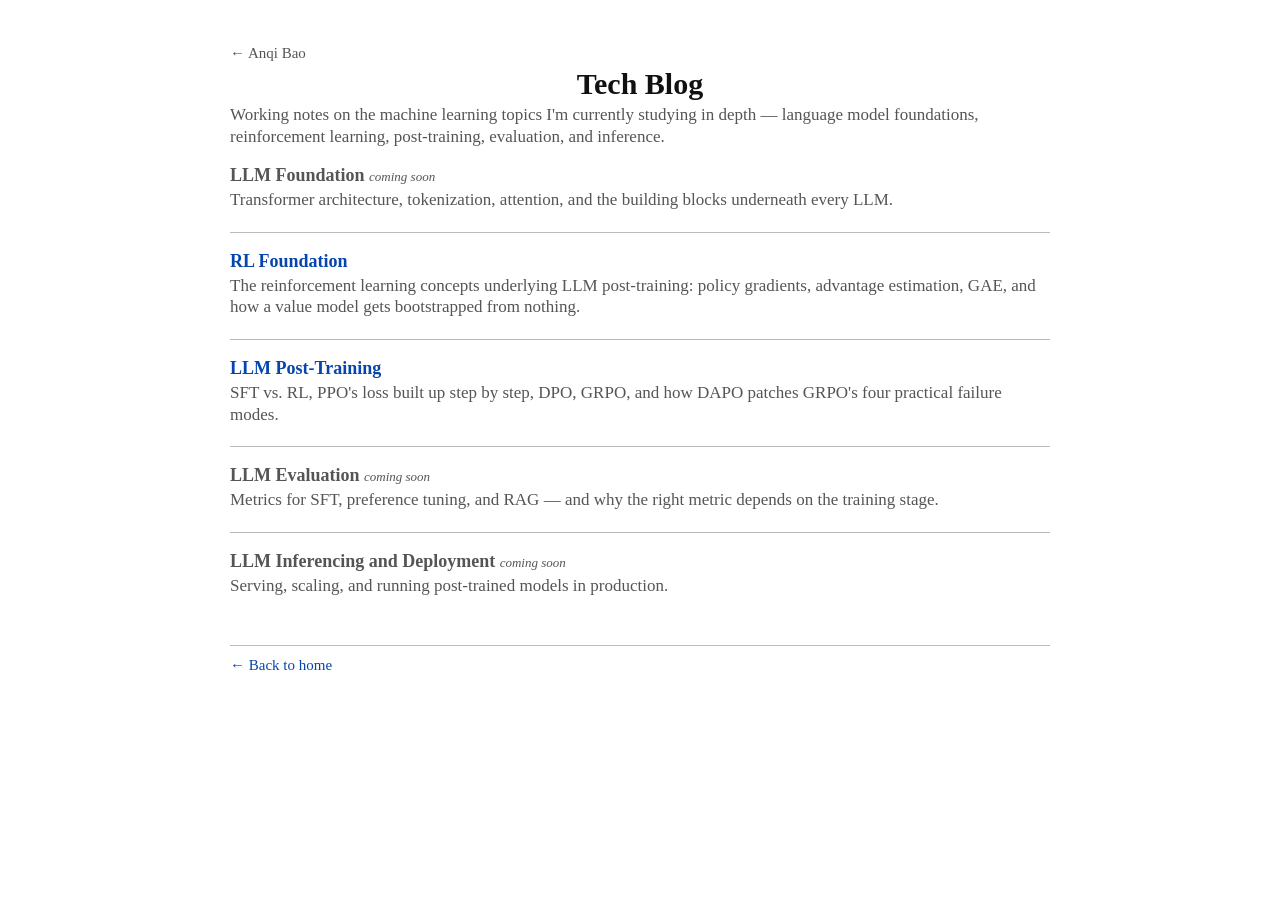
<file: notes.html>
<!doctype html>
<html lang="en">
<head>
  <meta charset="utf-8">
  <meta name="viewport" content="width=device-width, initial-scale=1">
  <title>Tech Blog — Anqi Bao</title>
  <meta name="description" content="Anqi Bao's technical notes on LLM foundations, reinforcement learning, post-training, evaluation, and inference.">
  <link rel="canonical" href="https://angiebao.github.io/notes.html">
  <link rel="stylesheet" href="style.css">
</head>
<body>
  <main>
    <header class="notes-header">
      <p><a href="index.html">&larr; Anqi Bao</a></p>
      <h1>Tech Blog</h1>
      <p class="notes-intro">Working notes on the machine learning topics I'm currently studying in depth &mdash; language model foundations, reinforcement learning, post-training, evaluation, and inference.</p>
    </header>

    <section class="notes-section">
      <div class="topic-list">
        <div class="topic-item topic-pending">
          <h3>LLM Foundation <span class="pending-tag">coming soon</span></h3>
          <p>Transformer architecture, tokenization, attention, and the building blocks underneath every LLM.</p>
        </div>

        <div class="topic-item">
          <h3><a href="rl-foundation.html">RL Foundation</a></h3>
          <p>The reinforcement learning concepts underlying LLM post-training: policy gradients, advantage estimation, GAE, and how a value model gets bootstrapped from nothing.</p>
        </div>

        <div class="topic-item">
          <h3><a href="llm-post-training.html">LLM Post-Training</a></h3>
          <p>SFT vs. RL, PPO's loss built up step by step, DPO, GRPO, and how DAPO patches GRPO's four practical failure modes.</p>
        </div>

        <div class="topic-item topic-pending">
          <h3>LLM Evaluation <span class="pending-tag">coming soon</span></h3>
          <p>Metrics for SFT, preference tuning, and RAG &mdash; and why the right metric depends on the training stage.</p>
        </div>

        <div class="topic-item topic-pending">
          <h3>LLM Inferencing and Deployment <span class="pending-tag">coming soon</span></h3>
          <p>Serving, scaling, and running post-trained models in production.</p>
        </div>
      </div>
    </section>

    <footer>
      <a href="index.html">&larr; Back to home</a>
    </footer>
  </main>
</body>
</html>
</file>
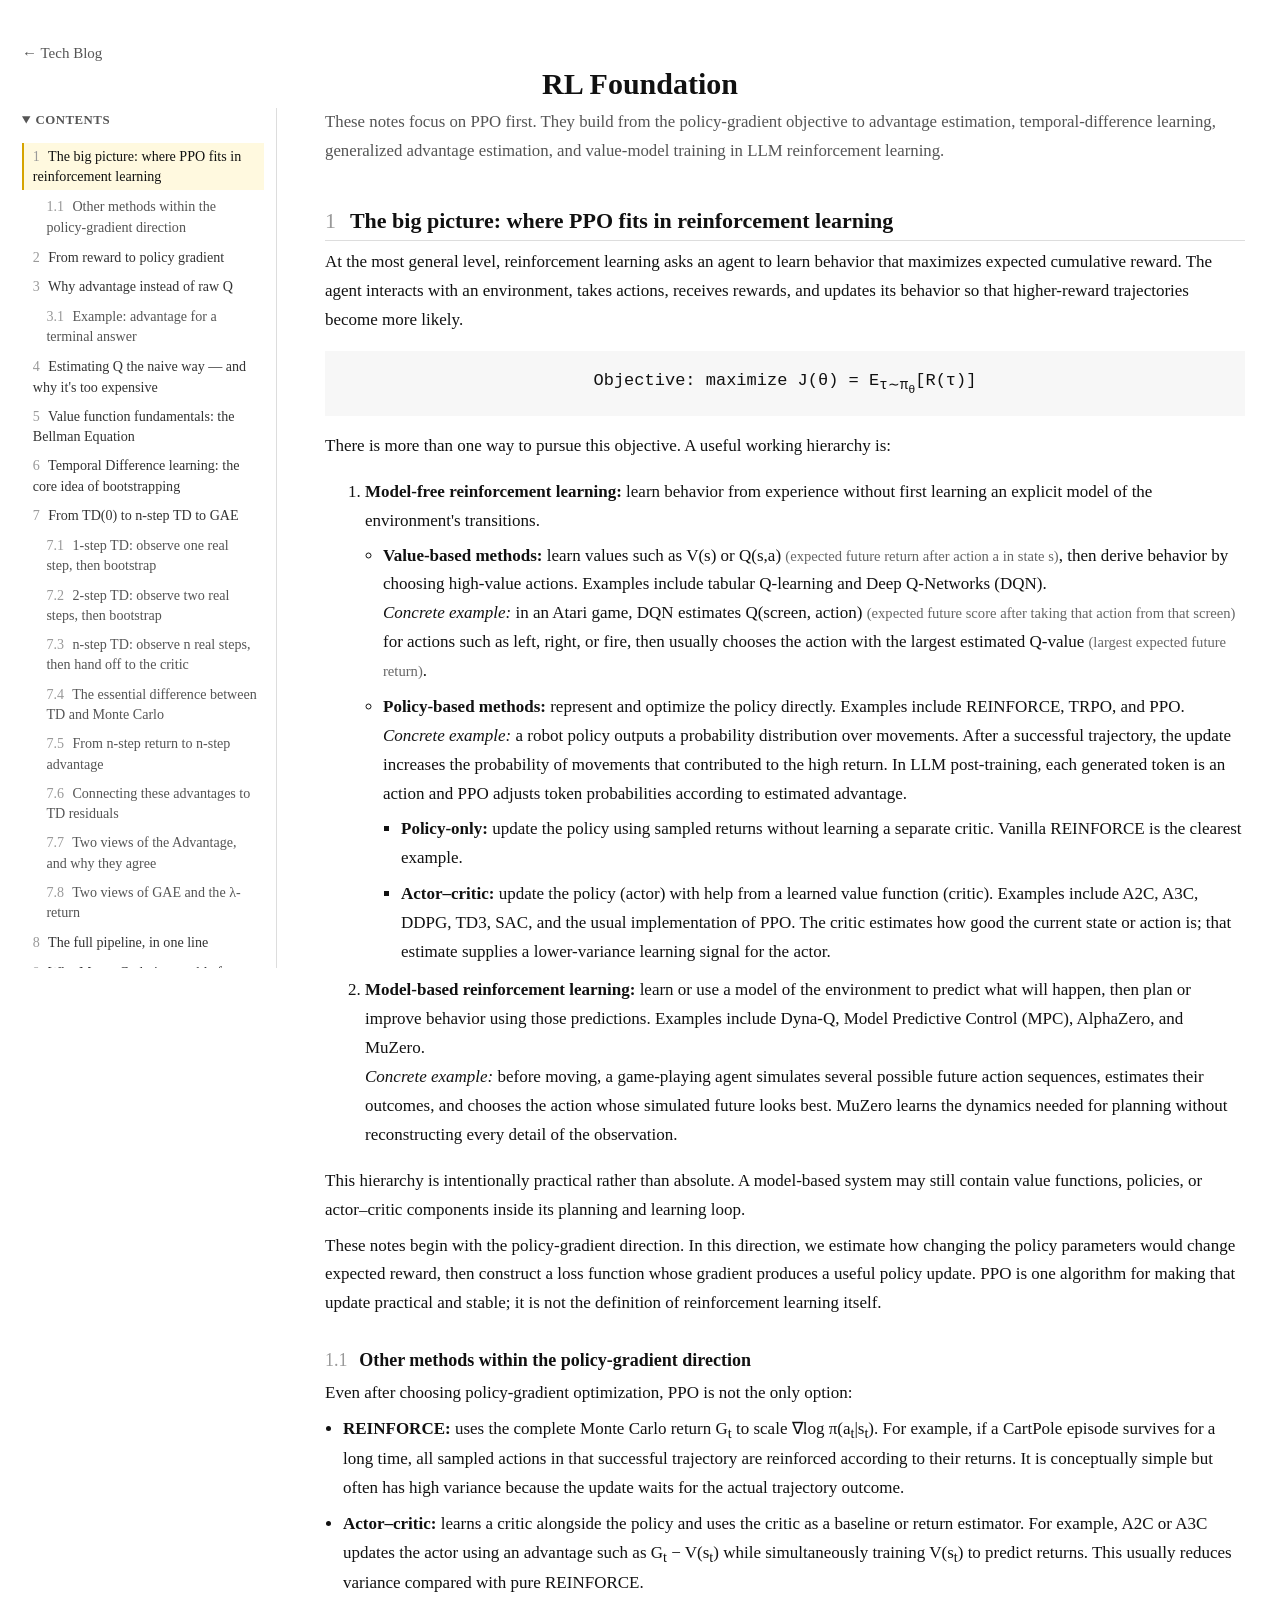
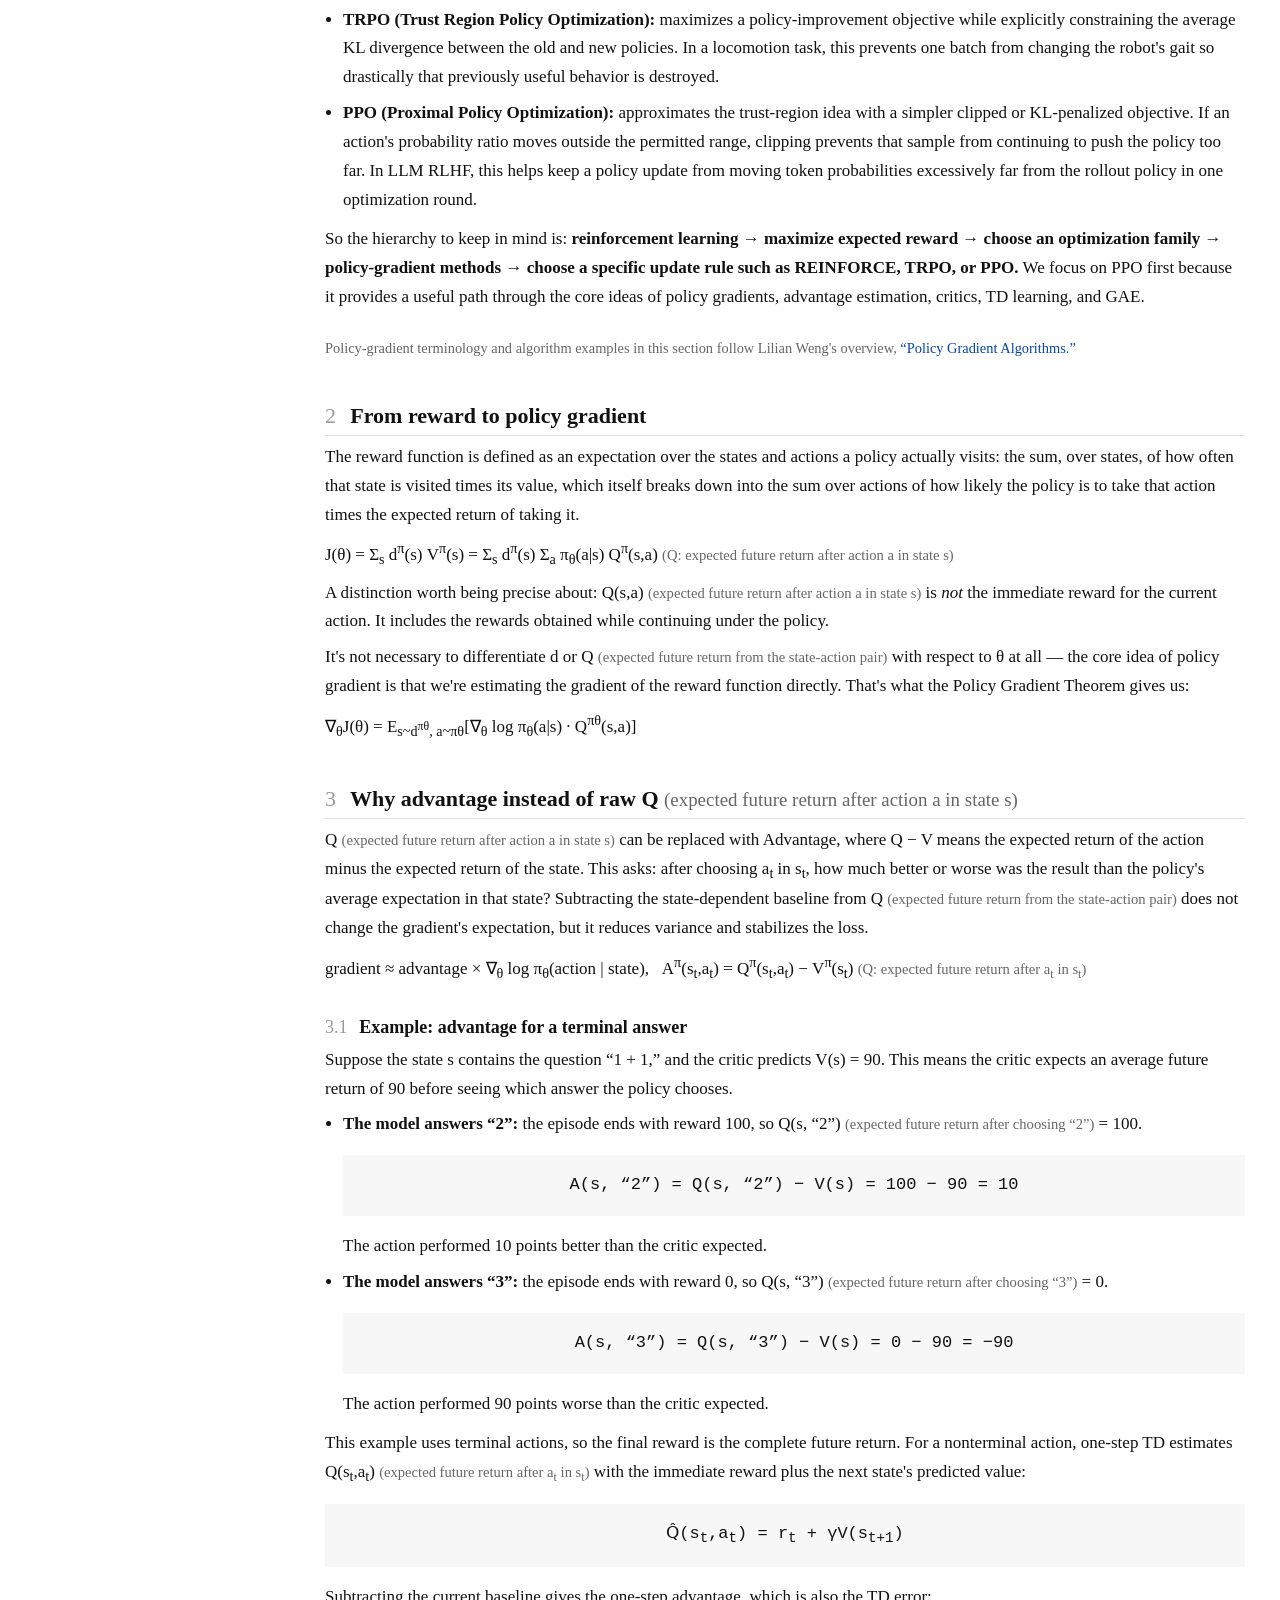
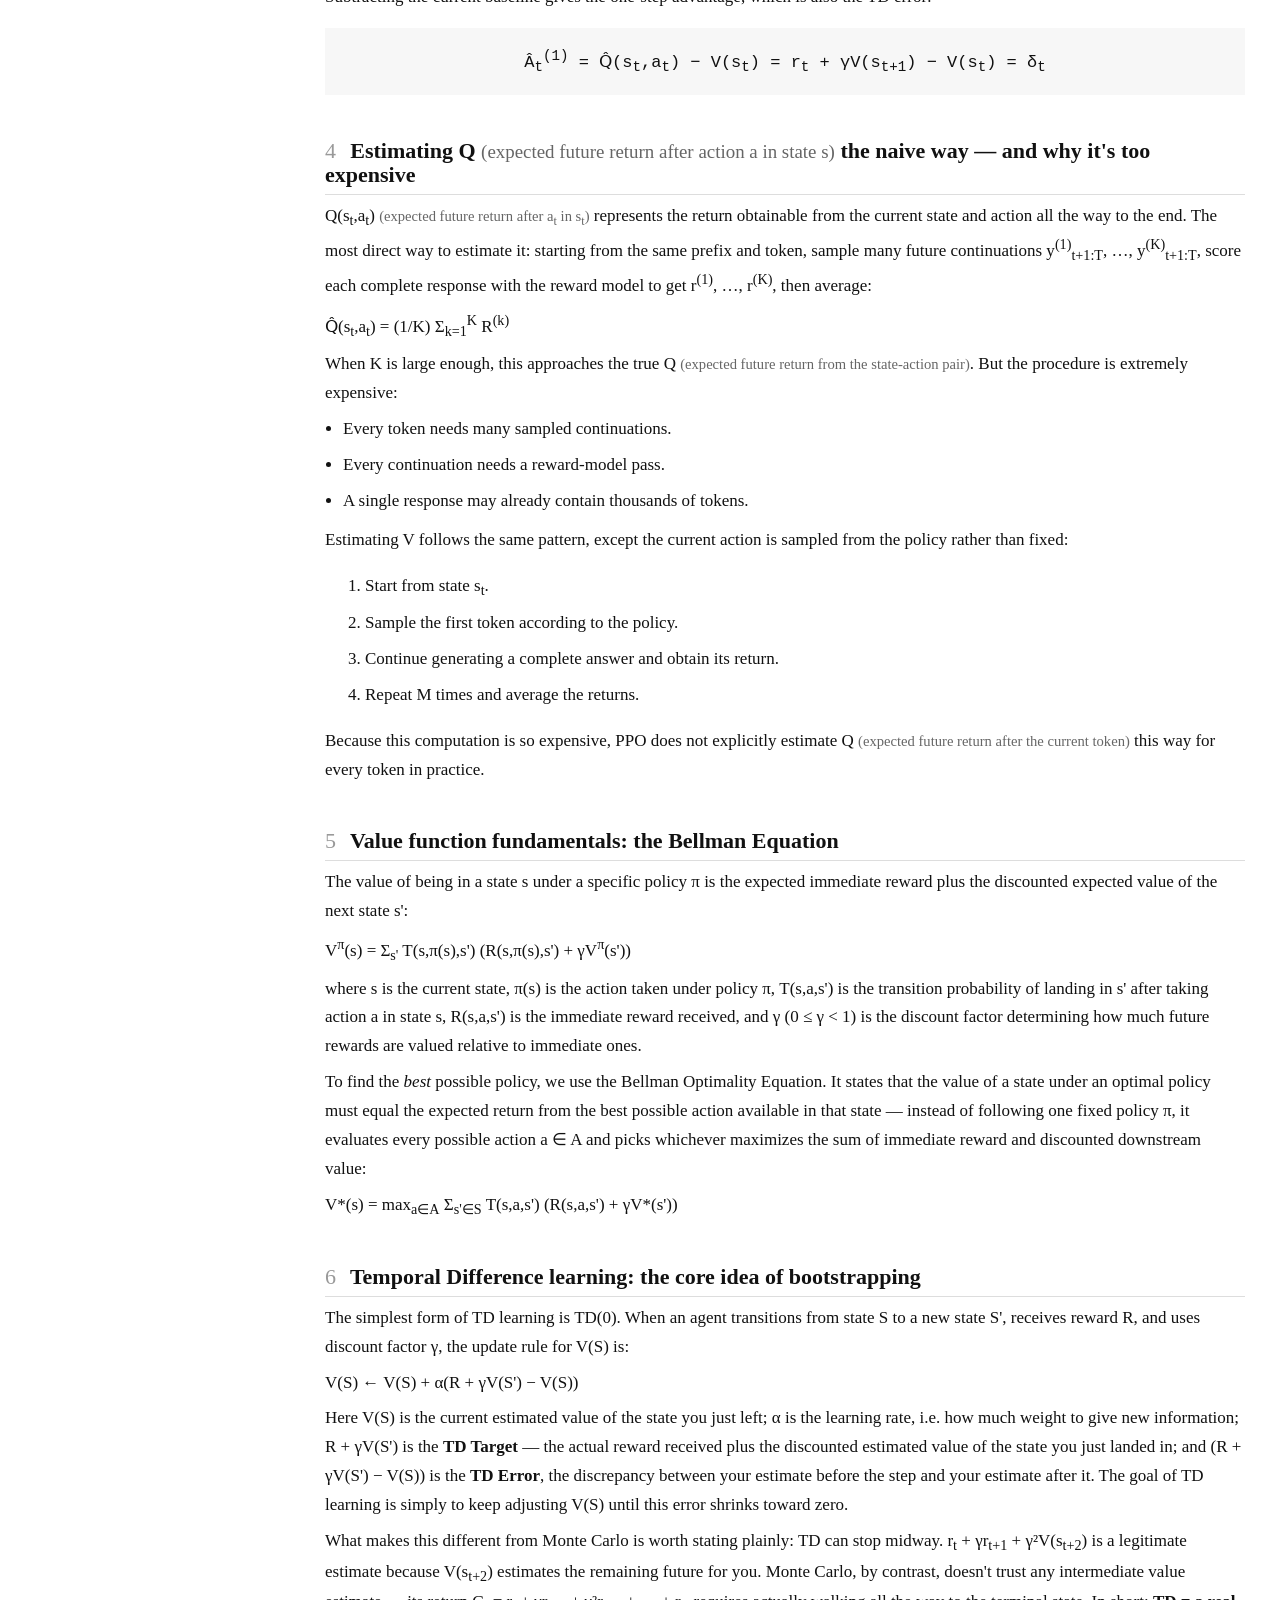
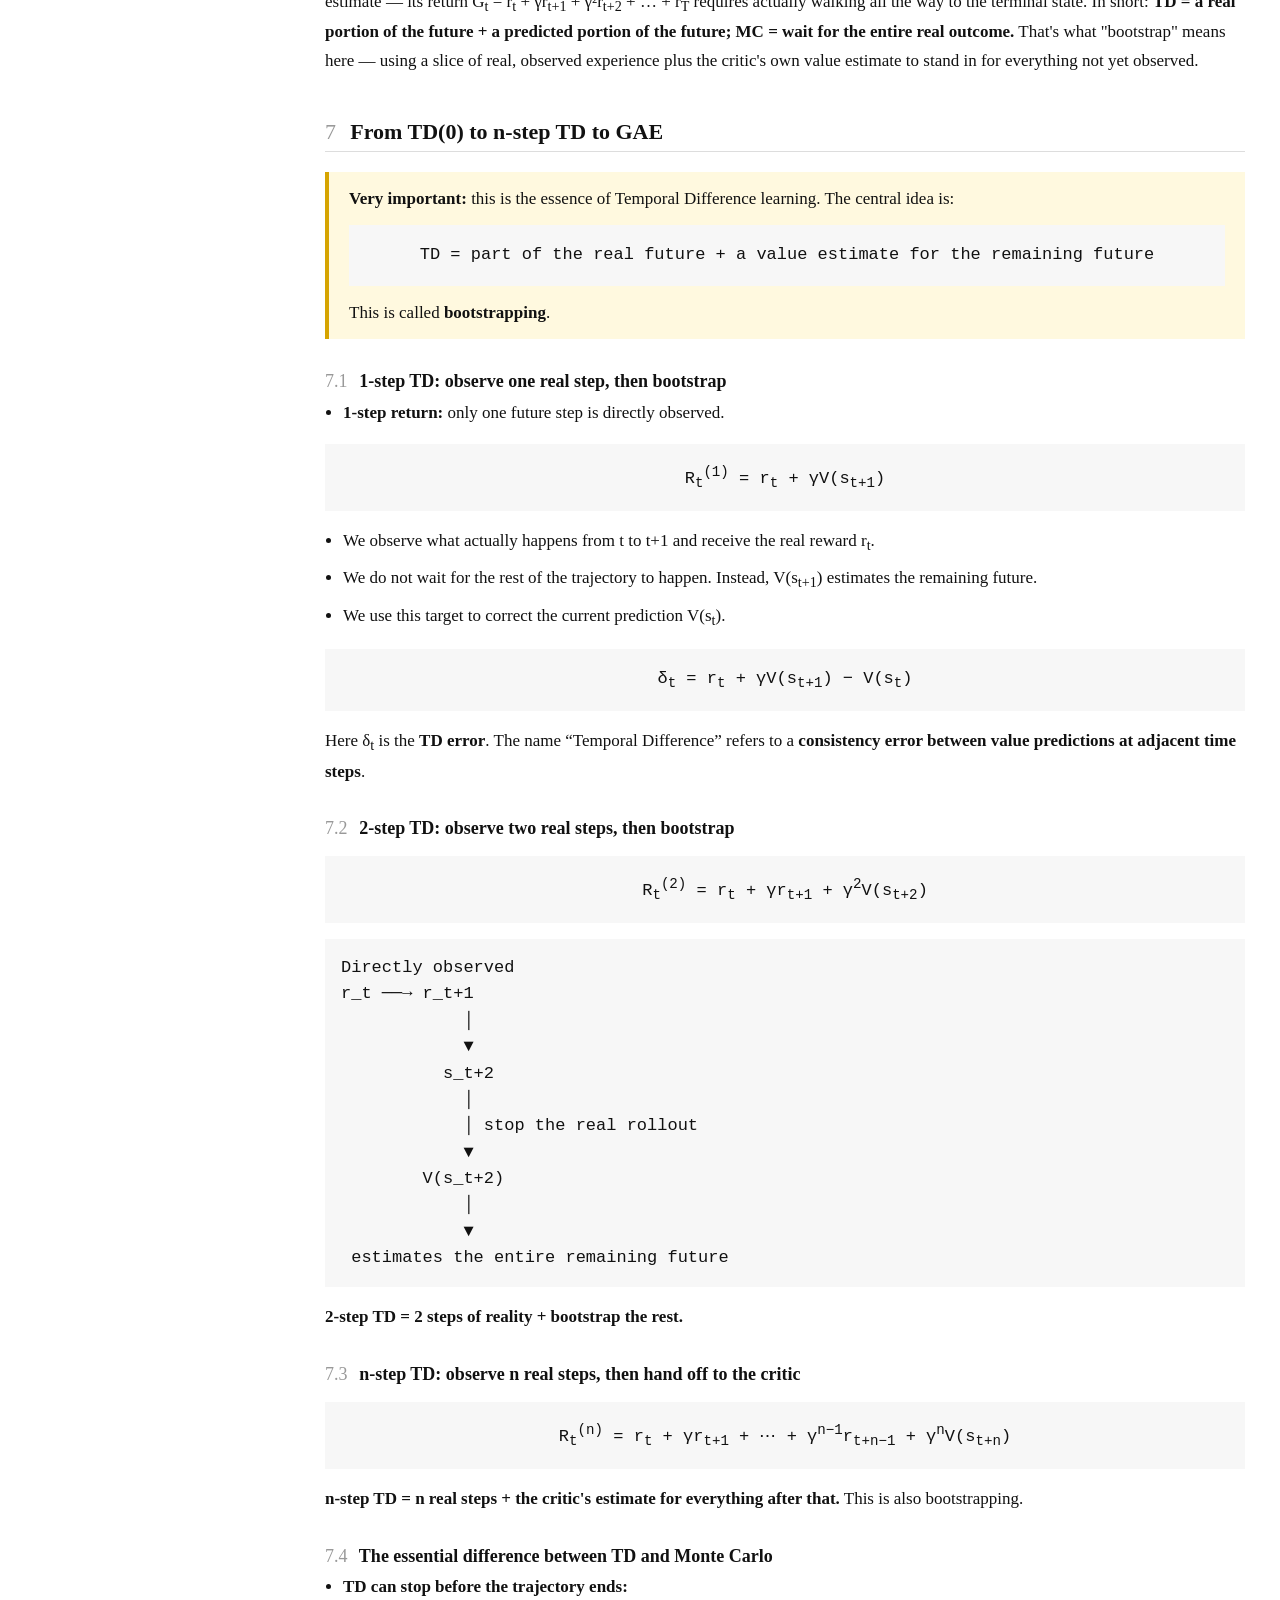
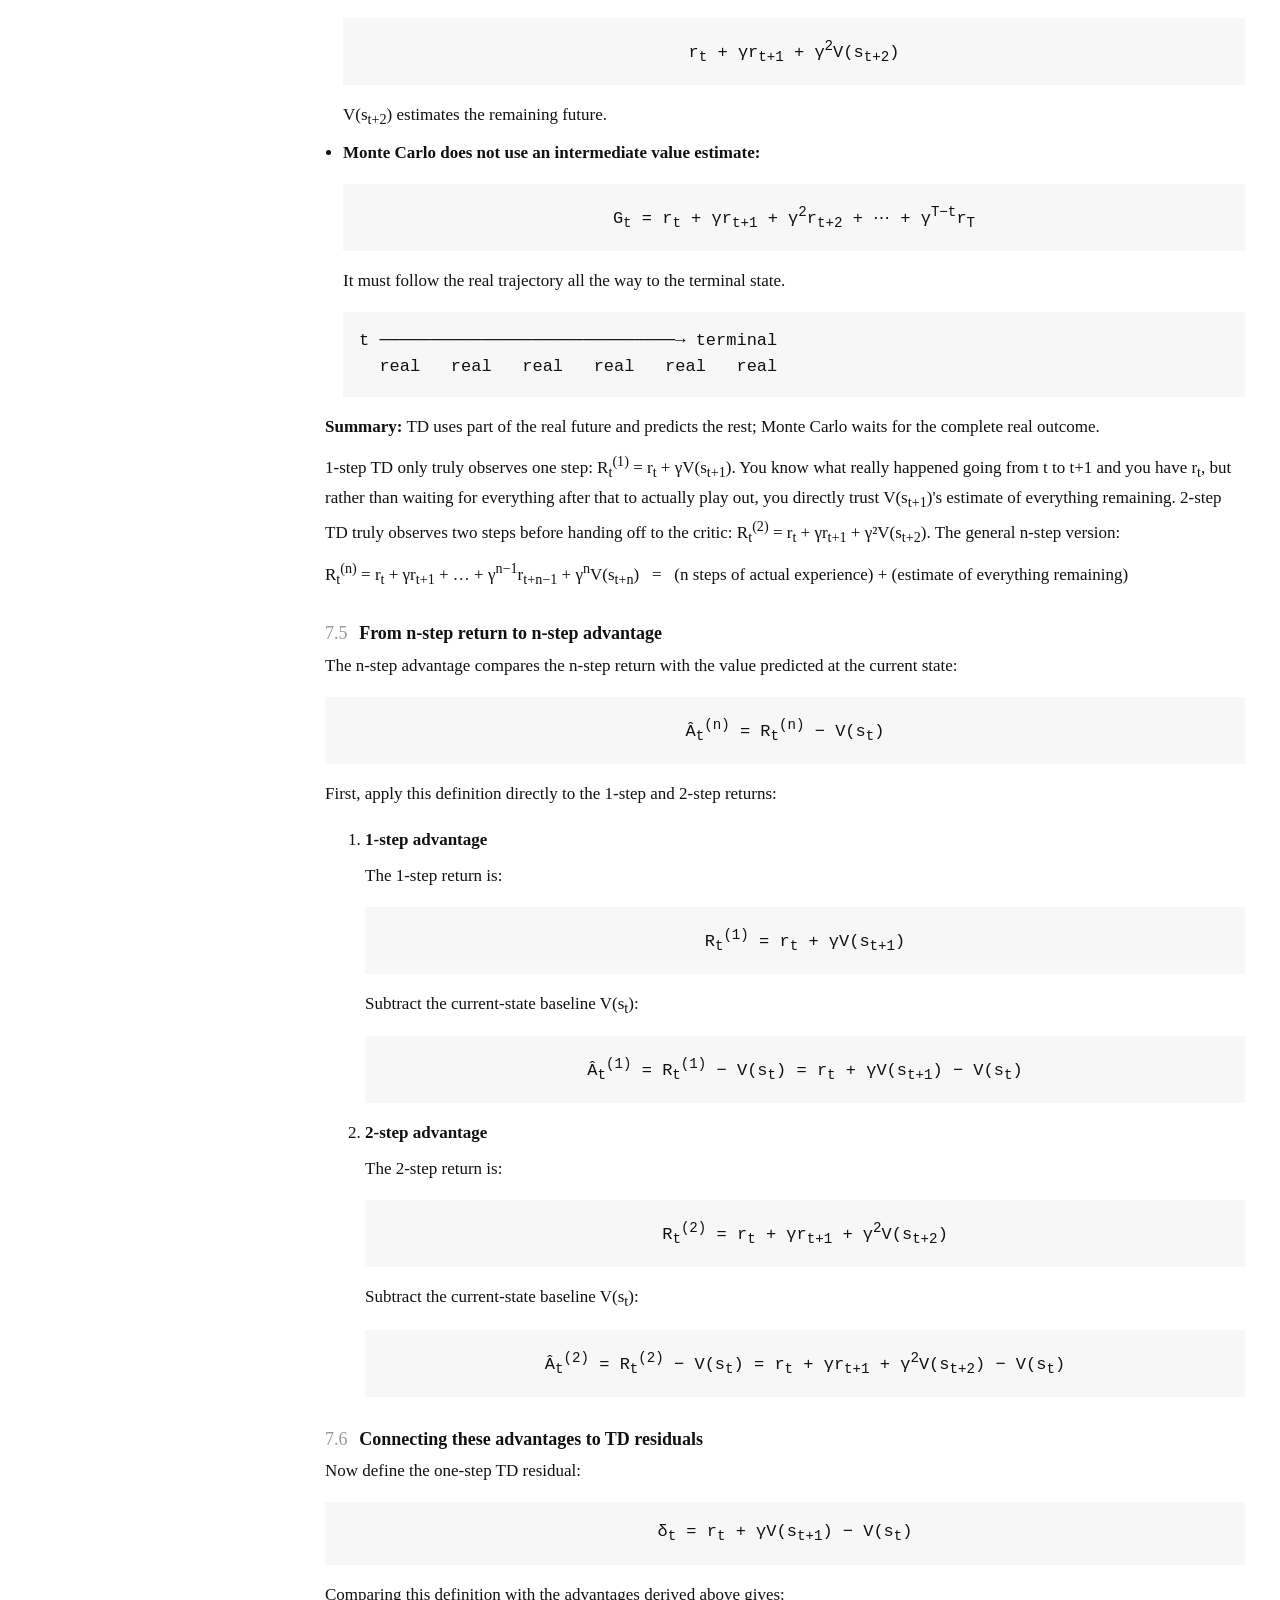
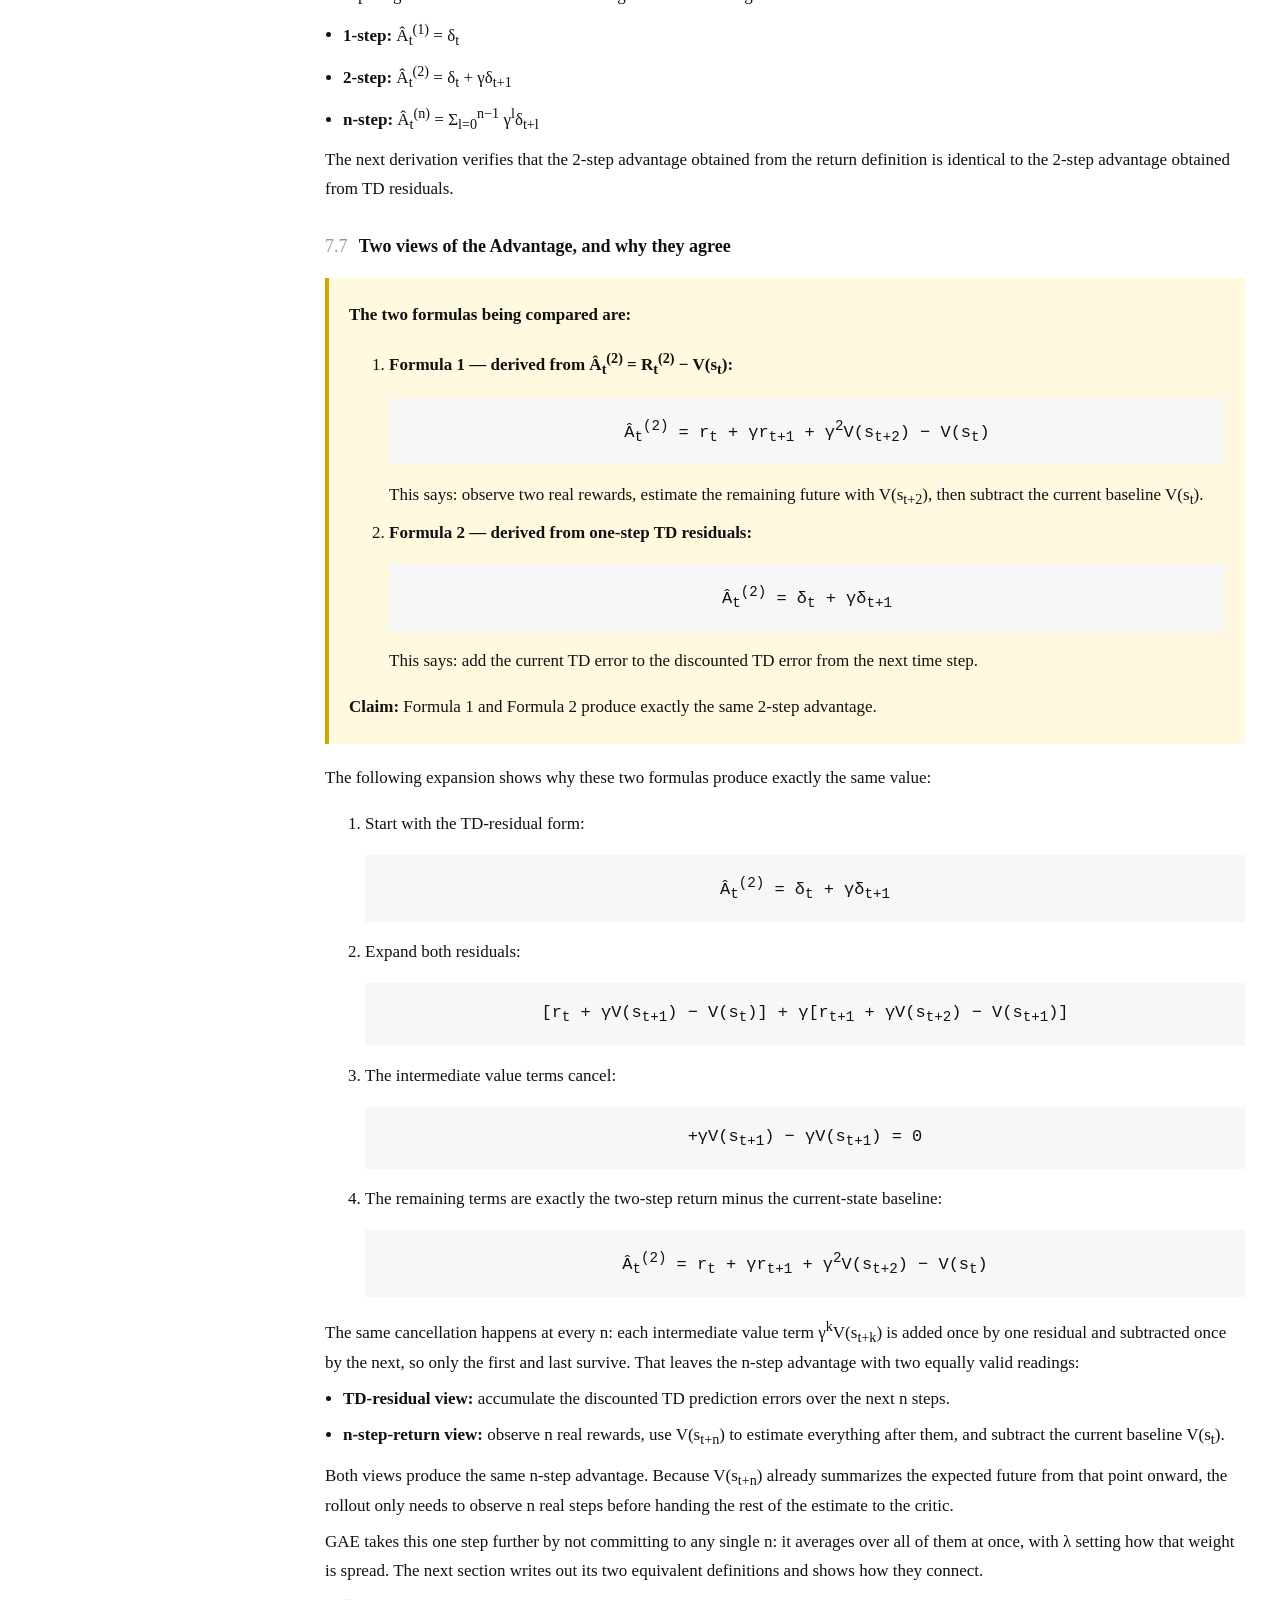
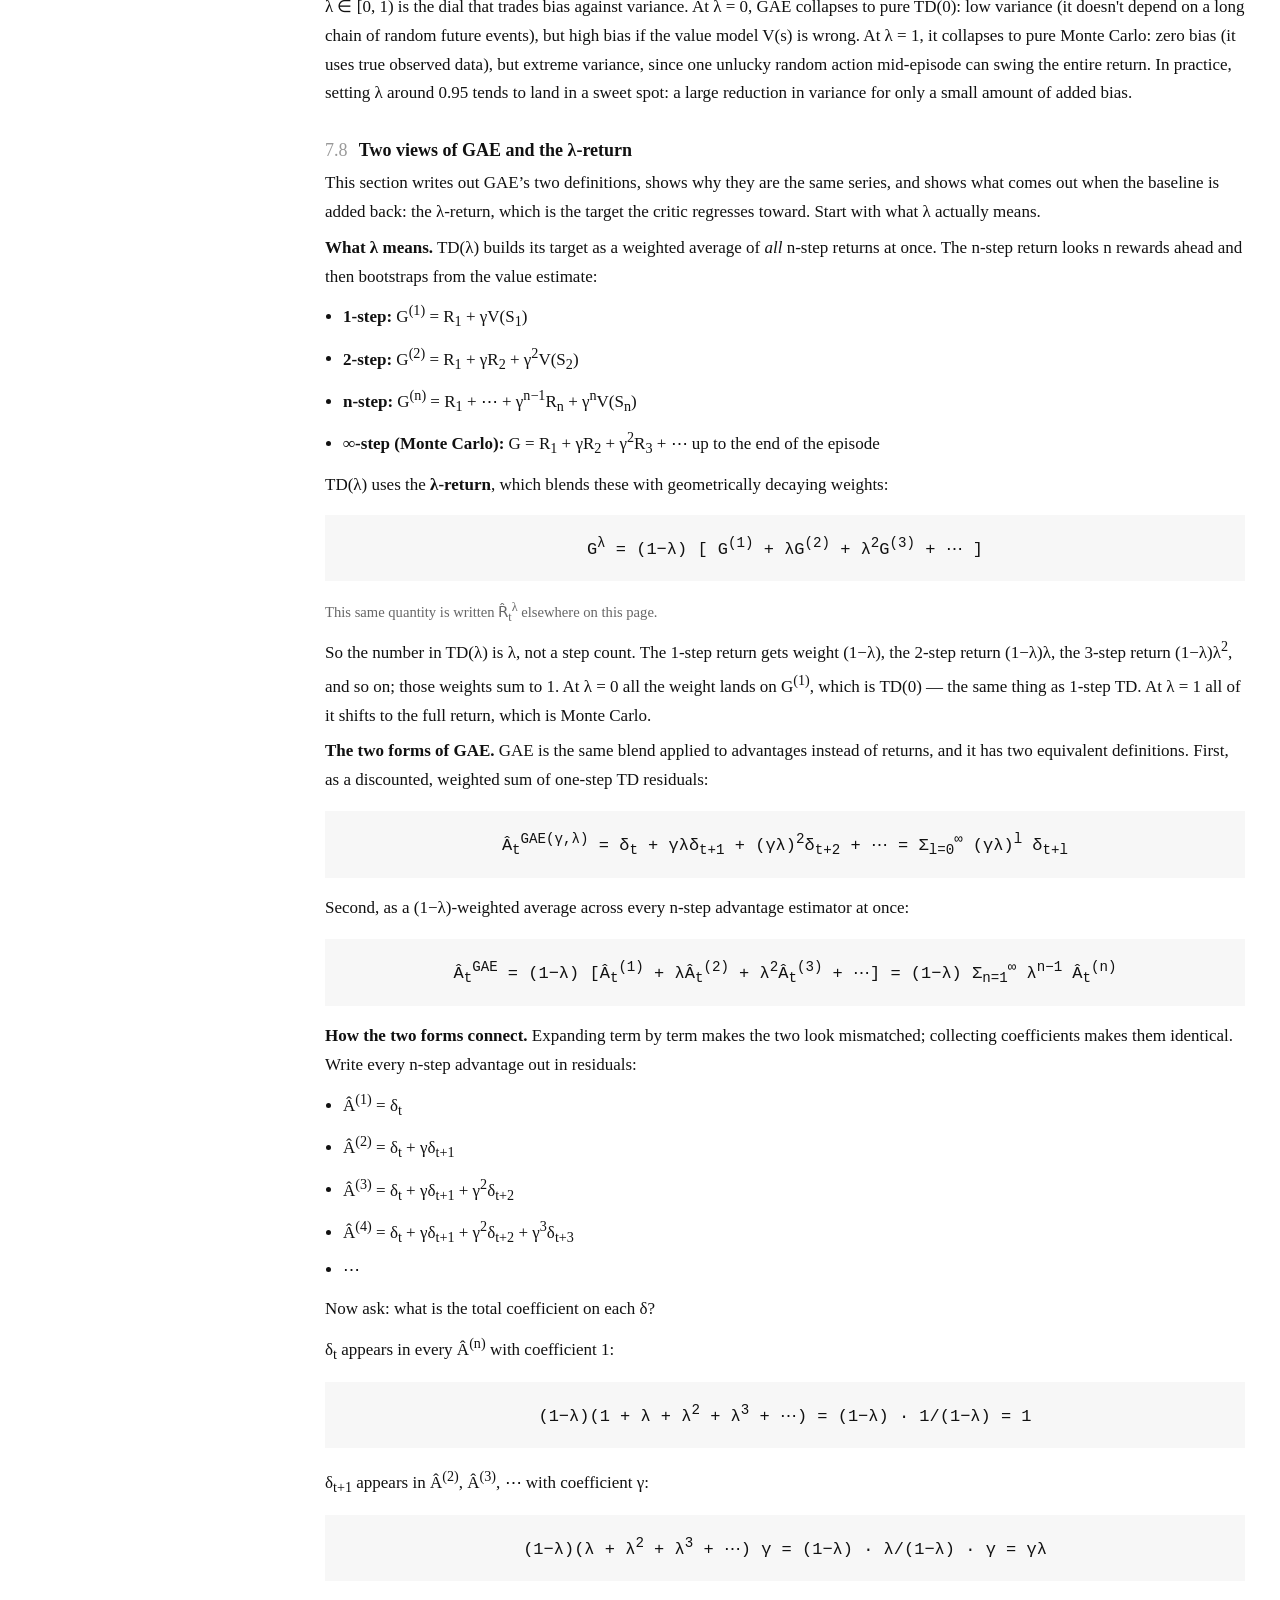
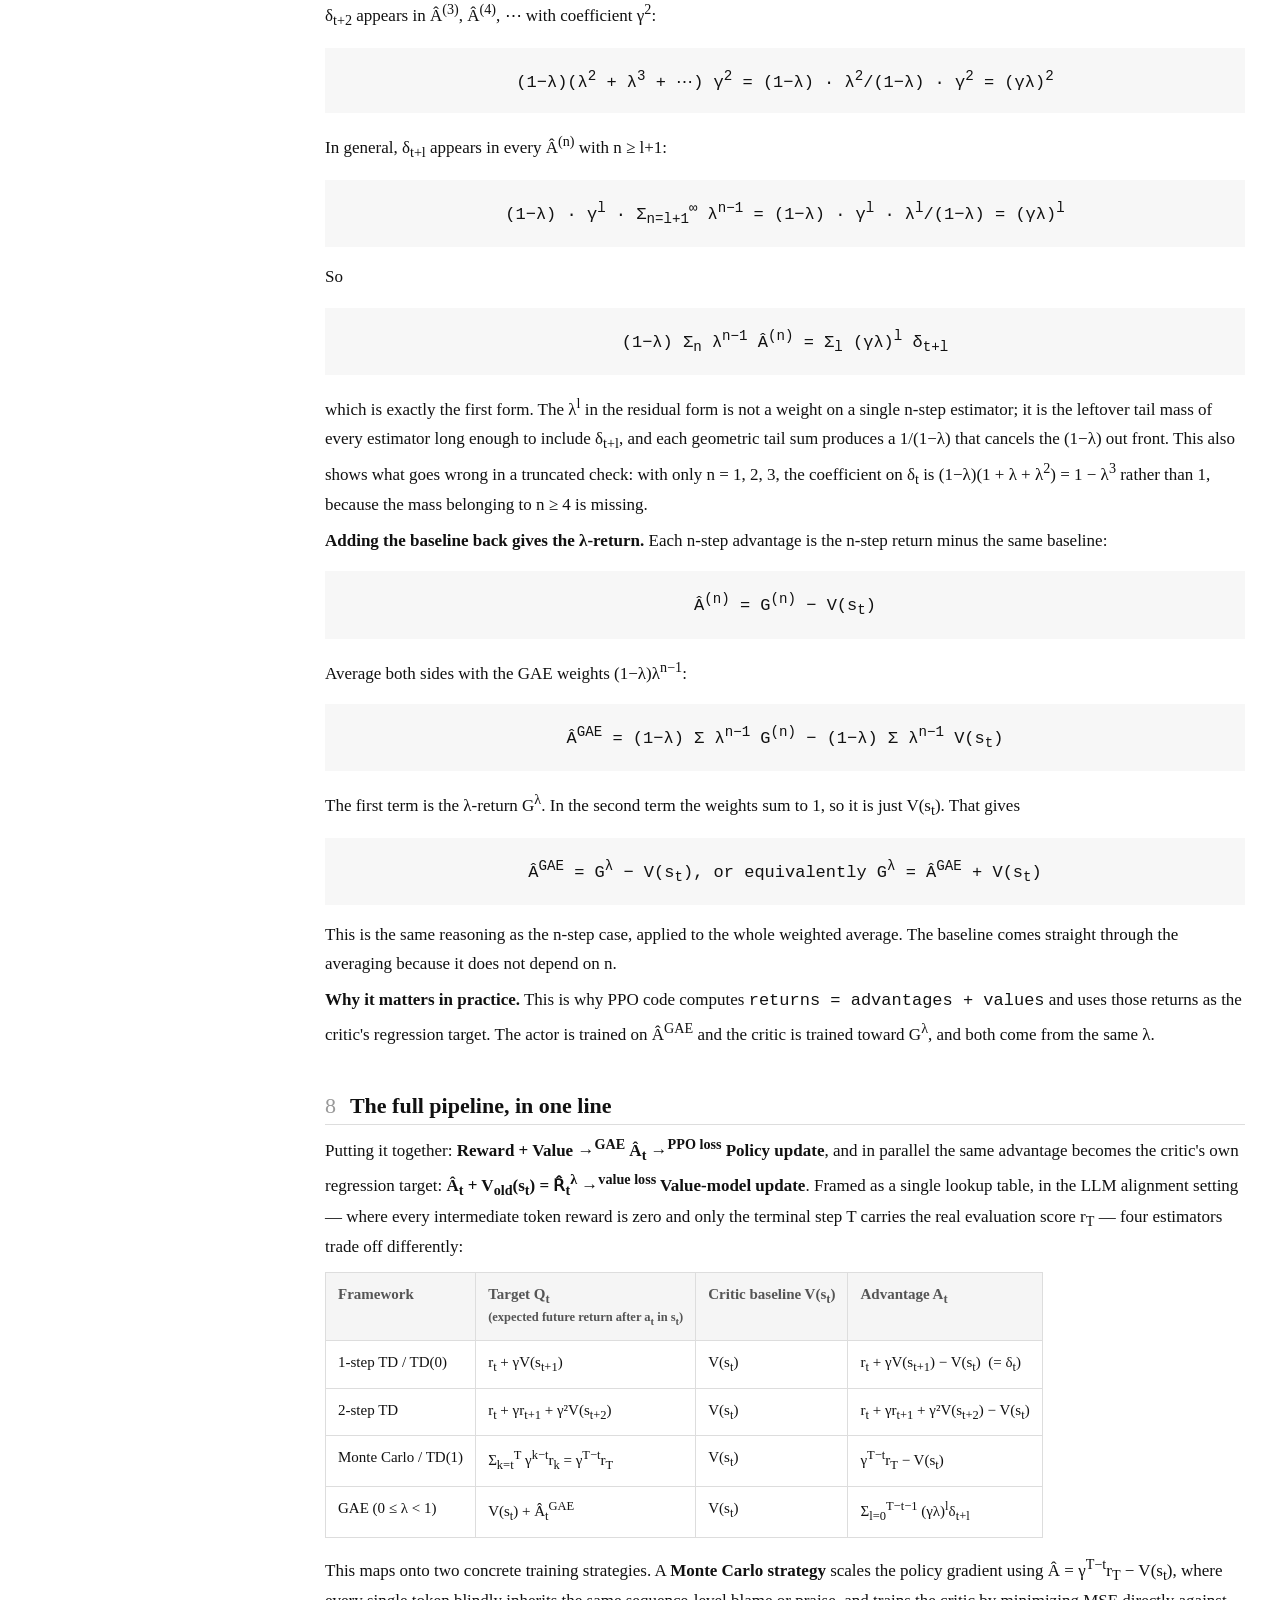
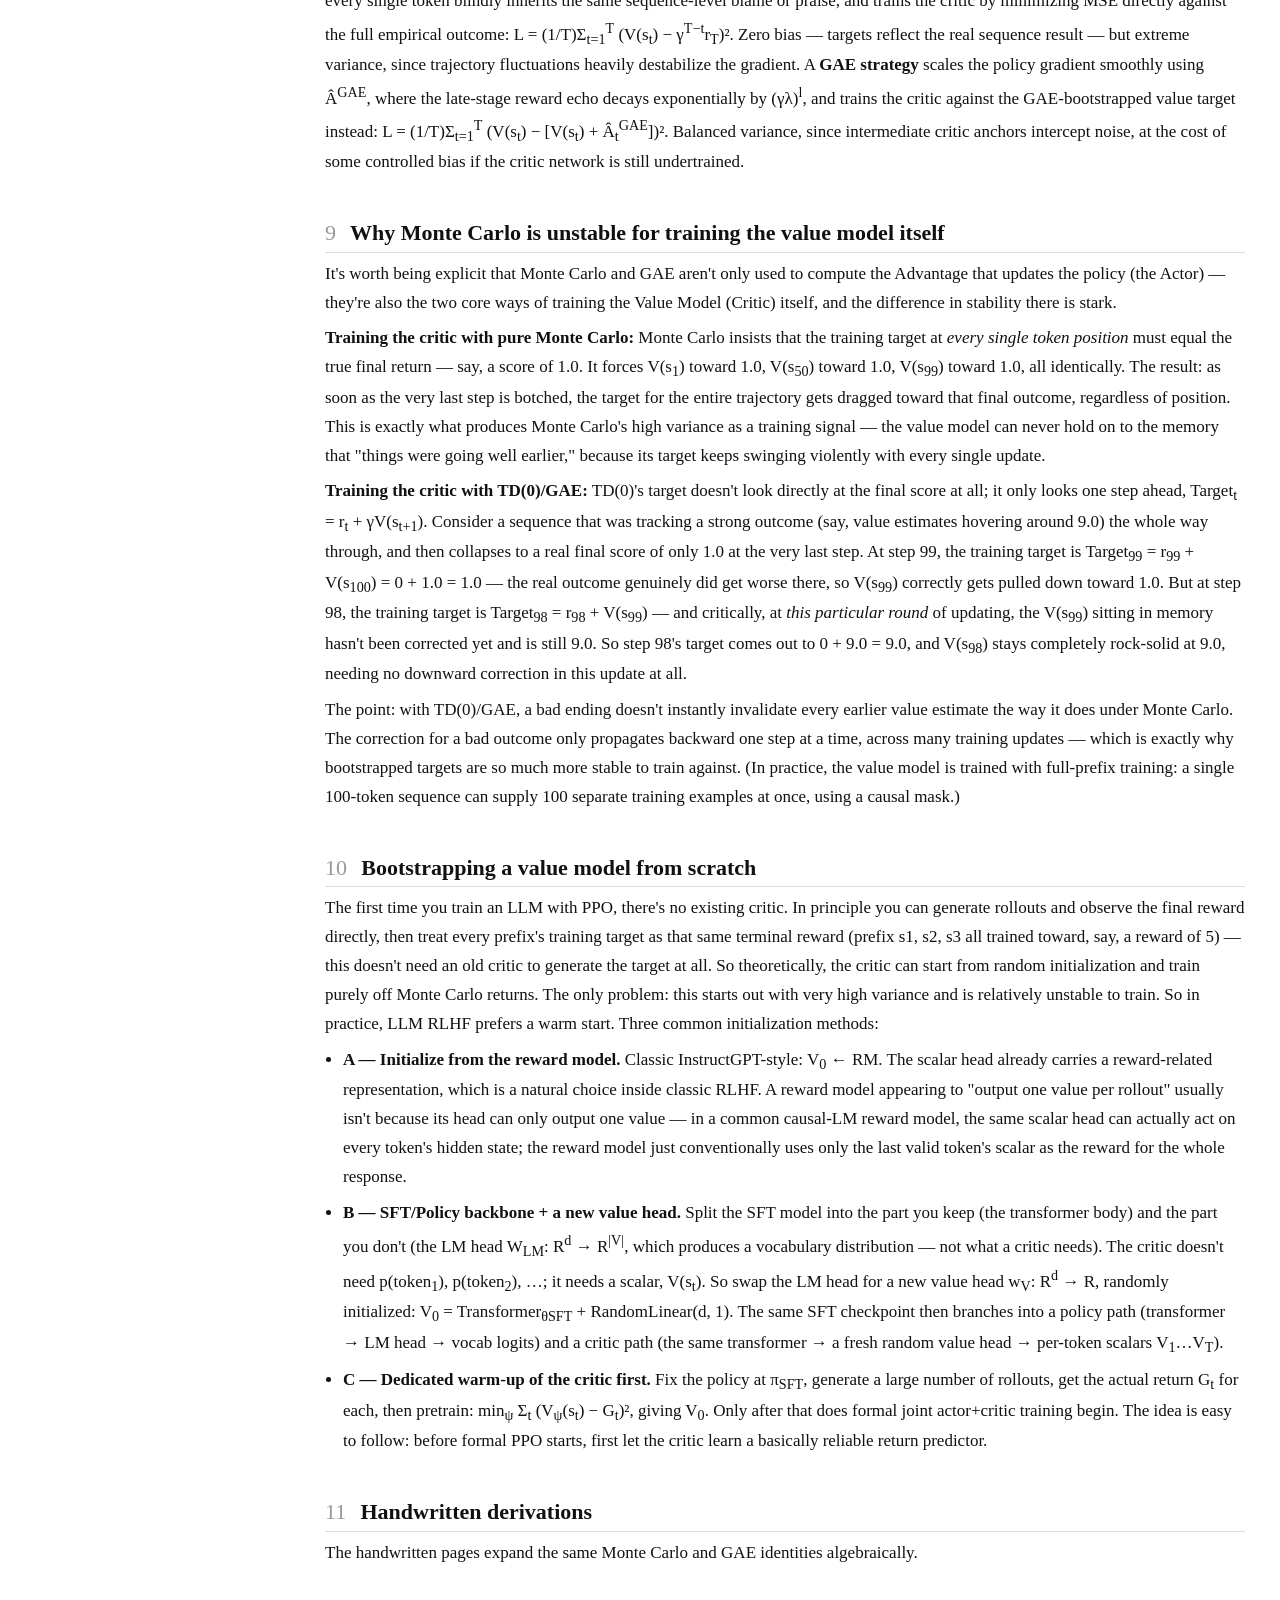
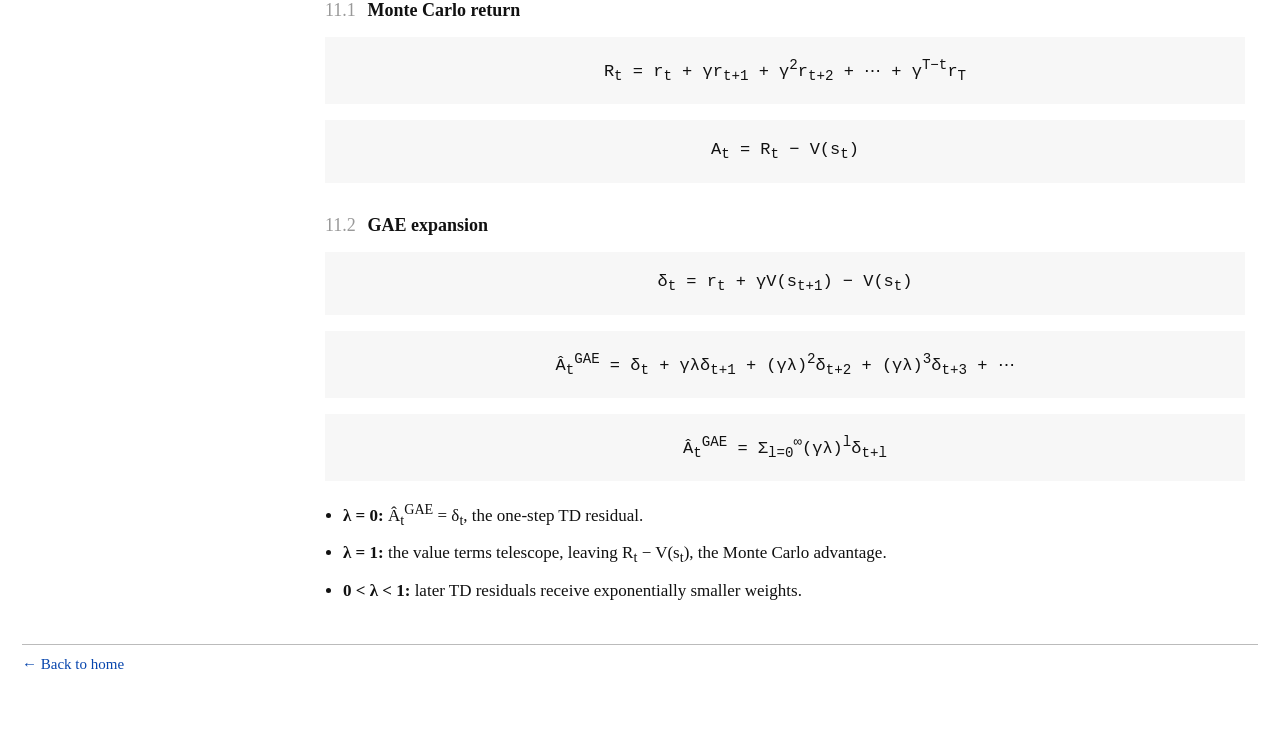
<file: rl-foundation.html>
<!doctype html>
<html lang="en">
<head>
  <meta charset="utf-8">
  <meta name="viewport" content="width=device-width, initial-scale=1">
  <title>RL Foundation — Tech Blog — Anqi Bao</title>
  <meta name="description" content="Organized notes on reinforcement-learning foundations for LLM post-training: policy gradients, advantage estimation, TD learning, GAE, and value models.">
  <link rel="canonical" href="https://angiebao.github.io/rl-foundation.html">
  <link rel="stylesheet" href="style.css">
  <style>
    .rl-notes { max-width: 920px; margin-inline: auto; }
    .rl-notes .lead { margin: 0 0 2.5rem; color: #555; font-size: 1.05rem; line-height: 1.7; }
    .rl-notes h2 { margin-top: 2.75rem; padding-bottom: .4rem; border-bottom: 1px solid #ddd; }
    .rl-notes h3 { margin-top: 2rem; }
    .rl-notes p, .rl-notes li { line-height: 1.7; }
    .rl-notes li + li { margin-top: .45rem; }
    .rl-notes table { display: block; width: 100%; overflow-x: auto; border-collapse: collapse; }
    .rl-notes th, .rl-notes td { padding: .75rem; border: 1px solid #ddd; text-align: left; vertical-align: top; }
    .rl-notes th { background: #f5f5f5; }
    .rl-notes .source-note { margin-top: 1.5rem; color: #666; font-size: .9rem; }
    .rl-notes .notation-note { color: #666; font-size: .86em; font-weight: 400; }
    .rl-notes .important-note { margin: 1.25rem 0; padding: 1rem 1.25rem; border-left: 4px solid #d6a400; background: #fff9df; }
    .rl-notes .trajectory { margin: 1rem 0; padding: 1rem; overflow-x: auto; white-space: pre; background: #f7f7f7; font-family: ui-monospace, SFMono-Regular, Menlo, Consolas, monospace; line-height: 1.55; }
    .math-block { margin: 1rem 0; padding: 1rem 1.25rem; overflow-x: auto; background: #f7f7f7; font-family: ui-monospace, SFMono-Regular, Menlo, Consolas, monospace; line-height: 1.7; text-align: center; }
    .sec-num { color: #999; font-weight: 400; margin-right: .4em; }
    .rl-toc { margin: 0 0 2.25rem; padding: .5rem .85rem; border: 1px solid #ddd; font-size: .88rem; line-height: 1.45; }
    .rl-toc summary { cursor: pointer; font-weight: bold; letter-spacing: .04em; text-transform: uppercase; font-size: .8rem; color: #555; padding: .2rem 0; }
    .rl-toc ul { list-style: none; margin: .6rem 0 0; padding: 0; }
    .rl-toc .toc-sub { margin: .2rem 0 .2rem .85rem; }
    .rl-toc li { margin: 0 0 .15rem; }
    .rl-toc a { display: block; color: #333; padding: .2rem .4rem .2rem .55rem; border-left: 2px solid transparent; }
    .rl-toc a:hover, .rl-toc a:focus { color: var(--link); background: #f5f5f5; text-decoration: none; }
    .rl-toc .toc-num { color: #999; margin-right: .35em; }
    .rl-toc .toc-h3 a { color: #555; }
    .rl-toc a.is-current { border-left-color: #d6a400; background: #fff9df; color: #111; }
    .rl-notes h2[id], .rl-notes h3[id] { scroll-margin-top: 1.25rem; }

    @media (min-width: 1180px) {
      main { max-width: 1280px; }
      .rl-layout { display: grid; grid-template-columns: 255px minmax(0, 1fr); gap: 3rem; align-items: start; }
      .rl-toc { position: sticky; top: 1.25rem; max-height: calc(100vh - 2.5rem); overflow-y: auto; margin: 0; padding: 0 .75rem 0 0; border: none; border-right: 1px solid #ddd; }
      .rl-notes { margin-inline: 0; }
    }
  </style>
</head>
<body>
  <main>
    <header class="notes-header">
      <p><a href="notes.html">&larr; Tech Blog</a></p>
      <h1>RL Foundation</h1>
    </header>
    <div class="rl-layout">
      <nav class="rl-toc" aria-label="Table of contents">
        <details open>
          <summary>Contents</summary>
          <ul class="toc-list">
            <li class="toc-h2"><a href="#the-big-picture-where-ppo-fits-in-reinforcement-learning"><span class="toc-num">1</span> The big picture: where PPO fits in reinforcement learning</a>
              <ul class="toc-sub">
                <li class="toc-h3"><a href="#other-methods-within-the-policy-gradient-direction"><span class="toc-num">1.1</span> Other methods within the policy-gradient direction</a></li>
              </ul>
            </li>
            <li class="toc-h2"><a href="#from-reward-to-policy-gradient"><span class="toc-num">2</span> From reward to policy gradient</a>
            </li>
            <li class="toc-h2"><a href="#why-advantage-instead-of-raw-q"><span class="toc-num">3</span> Why advantage instead of raw Q</a>
              <ul class="toc-sub">
                <li class="toc-h3"><a href="#example-advantage-for-a-terminal-answer"><span class="toc-num">3.1</span> Example: advantage for a terminal answer</a></li>
              </ul>
            </li>
            <li class="toc-h2"><a href="#estimating-q-the-naive-way-and-why-it-s-too-expensive"><span class="toc-num">4</span> Estimating Q the naive way — and why it&#x27;s too expensive</a>
            </li>
            <li class="toc-h2"><a href="#value-function-fundamentals-the-bellman-equation"><span class="toc-num">5</span> Value function fundamentals: the Bellman Equation</a>
            </li>
            <li class="toc-h2"><a href="#temporal-difference-learning-the-core-idea-of-bootstrapping"><span class="toc-num">6</span> Temporal Difference learning: the core idea of bootstrapping</a>
            </li>
            <li class="toc-h2"><a href="#from-td-0-to-n-step-td-to-gae"><span class="toc-num">7</span> From TD(0) to n-step TD to GAE</a>
              <ul class="toc-sub">
                <li class="toc-h3"><a href="#1-step-td-observe-one-real-step-then-bootstrap"><span class="toc-num">7.1</span> 1-step TD: observe one real step, then bootstrap</a></li>
                <li class="toc-h3"><a href="#2-step-td-observe-two-real-steps-then-bootstrap"><span class="toc-num">7.2</span> 2-step TD: observe two real steps, then bootstrap</a></li>
                <li class="toc-h3"><a href="#n-step-td-observe-n-real-steps-then-hand-off-to-the-critic"><span class="toc-num">7.3</span> n-step TD: observe n real steps, then hand off to the critic</a></li>
                <li class="toc-h3"><a href="#the-essential-difference-between-td-and-monte-carlo"><span class="toc-num">7.4</span> The essential difference between TD and Monte Carlo</a></li>
                <li class="toc-h3"><a href="#from-n-step-return-to-n-step-advantage"><span class="toc-num">7.5</span> From n-step return to n-step advantage</a></li>
                <li class="toc-h3"><a href="#connecting-these-advantages-to-td-residuals"><span class="toc-num">7.6</span> Connecting these advantages to TD residuals</a></li>
                <li class="toc-h3"><a href="#two-views-of-the-advantage"><span class="toc-num">7.7</span> Two views of the Advantage, and why they agree</a></li>
                <li class="toc-h3"><a href="#two-views-of-gae-and-the-lambda-return"><span class="toc-num">7.8</span> Two views of GAE and the λ-return</a></li>
              </ul>
            </li>
            <li class="toc-h2"><a href="#the-full-pipeline-in-one-line"><span class="toc-num">8</span> The full pipeline, in one line</a>
            </li>
            <li class="toc-h2"><a href="#why-monte-carlo-is-unstable-for-training-the-value-model-its"><span class="toc-num">9</span> Why Monte Carlo is unstable for training the value model itself</a>
            </li>
            <li class="toc-h2"><a href="#bootstrapping-a-value-model-from-scratch"><span class="toc-num">10</span> Bootstrapping a value model from scratch</a>
            </li>
            <li class="toc-h2"><a href="#handwritten-derivations"><span class="toc-num">11</span> Handwritten derivations</a>
              <ul class="toc-sub">
                <li class="toc-h3"><a href="#monte-carlo-return"><span class="toc-num">11.1</span> Monte Carlo return</a></li>
                <li class="toc-h3"><a href="#gae-expansion"><span class="toc-num">11.2</span> GAE expansion</a></li>
              </ul>
            </li>
          </ul>
        </details>
      </nav>
    <article class="notes-section rl-notes">
      <p class="lead">These notes focus on PPO first. They build from the policy-gradient objective to advantage estimation, temporal-difference learning, generalized advantage estimation, and value-model training in LLM reinforcement learning.</p>

      <h2 id="the-big-picture-where-ppo-fits-in-reinforcement-learning"><span class="sec-num">1</span> The big picture: where PPO fits in reinforcement learning</h2>
      <p>At the most general level, reinforcement learning asks an agent to learn behavior that maximizes expected cumulative reward. The agent interacts with an environment, takes actions, receives rewards, and updates its behavior so that higher-reward trajectories become more likely.</p>
      <div class="math-block">Objective: maximize J(θ) = E<sub>τ∼π<sub>θ</sub></sub>[R(τ)]</div>
      <p>There is more than one way to pursue this objective. A useful working hierarchy is:</p>
      <ol>
        <li>
          <strong>Model-free reinforcement learning:</strong> learn behavior from experience without first learning an explicit model of the environment's transitions.
          <ul>
            <li>
              <strong>Value-based methods:</strong> learn values such as V(s) or Q(s,a) <span class="notation-note">(expected future return after action a in state s)</span>, then derive behavior by choosing high-value actions. Examples include tabular Q-learning and Deep Q-Networks (DQN).
              <br><em>Concrete example:</em> in an Atari game, DQN estimates Q(screen, action) <span class="notation-note">(expected future score after taking that action from that screen)</span> for actions such as left, right, or fire, then usually chooses the action with the largest estimated Q-value <span class="notation-note">(largest expected future return)</span>.
            </li>
            <li>
              <strong>Policy-based methods:</strong> represent and optimize the policy directly. Examples include REINFORCE, TRPO, and PPO.
              <br><em>Concrete example:</em> a robot policy outputs a probability distribution over movements. After a successful trajectory, the update increases the probability of movements that contributed to the high return. In LLM post-training, each generated token is an action and PPO adjusts token probabilities according to estimated advantage.
              <ul>
                <li><strong>Policy-only:</strong> update the policy using sampled returns without learning a separate critic. Vanilla REINFORCE is the clearest example.</li>
                <li><strong>Actor–critic:</strong> update the policy (actor) with help from a learned value function (critic). Examples include A2C, A3C, DDPG, TD3, SAC, and the usual implementation of PPO. The critic estimates how good the current state or action is; that estimate supplies a lower-variance learning signal for the actor.</li>
              </ul>
            </li>
          </ul>
        </li>
        <li>
          <strong>Model-based reinforcement learning:</strong> learn or use a model of the environment to predict what will happen, then plan or improve behavior using those predictions. Examples include Dyna-Q, Model Predictive Control (MPC), AlphaZero, and MuZero.
          <br><em>Concrete example:</em> before moving, a game-playing agent simulates several possible future action sequences, estimates their outcomes, and chooses the action whose simulated future looks best. MuZero learns the dynamics needed for planning without reconstructing every detail of the observation.
        </li>
      </ol>
      <p>This hierarchy is intentionally practical rather than absolute. A model-based system may still contain value functions, policies, or actor–critic components inside its planning and learning loop.</p>
      <p>These notes begin with the policy-gradient direction. In this direction, we estimate how changing the policy parameters would change expected reward, then construct a loss function whose gradient produces a useful policy update. PPO is one algorithm for making that update practical and stable; it is not the definition of reinforcement learning itself.</p>

      <h3 id="other-methods-within-the-policy-gradient-direction"><span class="sec-num">1.1</span> Other methods within the policy-gradient direction</h3>
      <p>Even after choosing policy-gradient optimization, PPO is not the only option:</p>
      <ul>
        <li>
          <strong>REINFORCE:</strong> uses the complete Monte Carlo return G<sub>t</sub> to scale ∇log π(a<sub>t</sub>|s<sub>t</sub>). For example, if a CartPole episode survives for a long time, all sampled actions in that successful trajectory are reinforced according to their returns. It is conceptually simple but often has high variance because the update waits for the actual trajectory outcome.
        </li>
        <li>
          <strong>Actor–critic:</strong> learns a critic alongside the policy and uses the critic as a baseline or return estimator. For example, A2C or A3C updates the actor using an advantage such as G<sub>t</sub> − V(s<sub>t</sub>) while simultaneously training V(s<sub>t</sub>) to predict returns. This usually reduces variance compared with pure REINFORCE.
        </li>
        <li>
          <strong>TRPO (Trust Region Policy Optimization):</strong> maximizes a policy-improvement objective while explicitly constraining the average KL divergence between the old and new policies. In a locomotion task, this prevents one batch from changing the robot's gait so drastically that previously useful behavior is destroyed.
        </li>
        <li>
          <strong>PPO (Proximal Policy Optimization):</strong> approximates the trust-region idea with a simpler clipped or KL-penalized objective. If an action's probability ratio moves outside the permitted range, clipping prevents that sample from continuing to push the policy too far. In LLM RLHF, this helps keep a policy update from moving token probabilities excessively far from the rollout policy in one optimization round.
        </li>
      </ul>
      <p>So the hierarchy to keep in mind is: <strong>reinforcement learning → maximize expected reward → choose an optimization family → policy-gradient methods → choose a specific update rule such as REINFORCE, TRPO, or PPO.</strong> We focus on PPO first because it provides a useful path through the core ideas of policy gradients, advantage estimation, critics, TD learning, and GAE.</p>
      <p class="source-note">Policy-gradient terminology and algorithm examples in this section follow Lilian Weng's overview, <a href="https://lilianweng.github.io/posts/2018-04-08-policy-gradient/">“Policy Gradient Algorithms.”</a></p>

      <h2 id="from-reward-to-policy-gradient"><span class="sec-num">2</span> From reward to policy gradient</h2>
      <p>The reward function is defined as an expectation over the states and actions a policy actually visits: the sum, over states, of how often that state is visited times its value, which itself breaks down into the sum over actions of how likely the policy is to take that action times the expected return of taking it.</p>
      <p>J(θ) = Σ<sub>s</sub> d<sup>π</sup>(s) V<sup>π</sup>(s) = Σ<sub>s</sub> d<sup>π</sup>(s) Σ<sub>a</sub> π<sub>θ</sub>(a|s) Q<sup>π</sup>(s,a) <span class="notation-note">(Q: expected future return after action a in state s)</span></p>
      <p>A distinction worth being precise about: Q(s,a) <span class="notation-note">(expected future return after action a in state s)</span> is <em>not</em> the immediate reward for the current action. It includes the rewards obtained while continuing under the policy.</p>
      <p>It's not necessary to differentiate d or Q <span class="notation-note">(expected future return from the state-action pair)</span> with respect to θ at all &mdash; the core idea of policy gradient is that we're estimating the gradient of the reward function directly. That's what the Policy Gradient Theorem gives us:</p>
      <p>∇<sub>θ</sub>J(θ) = E<sub>s~d<sup>πθ</sup>, a~πθ</sub>[∇<sub>θ</sub> log π<sub>θ</sub>(a|s) · Q<sup>πθ</sup>(s,a)]</p>

      <h2 id="why-advantage-instead-of-raw-q"><span class="sec-num">3</span> Why advantage instead of raw Q <span class="notation-note">(expected future return after action a in state s)</span></h2>
      <p>Q <span class="notation-note">(expected future return after action a in state s)</span> can be replaced with Advantage, where Q − V means the expected return of the action minus the expected return of the state. This asks: after choosing a<sub>t</sub> in s<sub>t</sub>, how much better or worse was the result than the policy's average expectation in that state? Subtracting the state-dependent baseline from Q <span class="notation-note">(expected future return from the state-action pair)</span> does not change the gradient's expectation, but it reduces variance and stabilizes the loss.</p>
      <p>gradient ≈ advantage × ∇<sub>θ</sub> log π<sub>θ</sub>(action | state), &nbsp; A<sup>π</sup>(s<sub>t</sub>,a<sub>t</sub>) = Q<sup>π</sup>(s<sub>t</sub>,a<sub>t</sub>) − V<sup>π</sup>(s<sub>t</sub>) <span class="notation-note">(Q: expected future return after a<sub>t</sub> in s<sub>t</sub>)</span></p>

      <h3 id="example-advantage-for-a-terminal-answer"><span class="sec-num">3.1</span> Example: advantage for a terminal answer</h3>
      <p>Suppose the state s contains the question “1 + 1,” and the critic predicts V(s) = 90. This means the critic expects an average future return of 90 before seeing which answer the policy chooses.</p>
      <ul>
        <li>
          <strong>The model answers “2”:</strong> the episode ends with reward 100, so Q(s, “2”) <span class="notation-note">(expected future return after choosing “2”)</span> = 100.
          <div class="math-block">A(s, “2”) = Q(s, “2”) − V(s) = 100 − 90 = 10</div>
          The action performed 10 points better than the critic expected.
        </li>
        <li>
          <strong>The model answers “3”:</strong> the episode ends with reward 0, so Q(s, “3”) <span class="notation-note">(expected future return after choosing “3”)</span> = 0.
          <div class="math-block">A(s, “3”) = Q(s, “3”) − V(s) = 0 − 90 = −90</div>
          The action performed 90 points worse than the critic expected.
        </li>
      </ul>
      <p>This example uses terminal actions, so the final reward is the complete future return. For a nonterminal action, one-step TD estimates Q(s<sub>t</sub>,a<sub>t</sub>) <span class="notation-note">(expected future return after a<sub>t</sub> in s<sub>t</sub>)</span> with the immediate reward plus the next state's predicted value:</p>
      <div class="math-block">Q̂(s<sub>t</sub>,a<sub>t</sub>) = r<sub>t</sub> + γV(s<sub>t+1</sub>)</div>
      <p>Subtracting the current baseline gives the one-step advantage, which is also the TD error:</p>
      <div class="math-block">Â<sub>t</sub><sup>(1)</sup> = Q̂(s<sub>t</sub>,a<sub>t</sub>) − V(s<sub>t</sub>) = r<sub>t</sub> + γV(s<sub>t+1</sub>) − V(s<sub>t</sub>) = δ<sub>t</sub></div>

      <h2 id="estimating-q-the-naive-way-and-why-it-s-too-expensive"><span class="sec-num">4</span> Estimating Q <span class="notation-note">(expected future return after action a in state s)</span> the naive way &mdash; and why it's too expensive</h2>
      <p>Q(s<sub>t</sub>,a<sub>t</sub>) <span class="notation-note">(expected future return after a<sub>t</sub> in s<sub>t</sub>)</span> represents the return obtainable from the current state and action all the way to the end. The most direct way to estimate it: starting from the same prefix and token, sample many future continuations y<sup>(1)</sup><sub>t+1:T</sub>, &hellip;, y<sup>(K)</sup><sub>t+1:T</sub>, score each complete response with the reward model to get r<sup>(1)</sup>, &hellip;, r<sup>(K)</sup>, then average:</p>
      <p>Q̂(s<sub>t</sub>,a<sub>t</sub>) = (1/K) Σ<sub>k=1</sub><sup>K</sup> R<sup>(k)</sup></p>
      <p>When K is large enough, this approaches the true Q <span class="notation-note">(expected future return from the state-action pair)</span>. But the procedure is extremely expensive:</p>
      <ul>
        <li>Every token needs many sampled continuations.</li>
        <li>Every continuation needs a reward-model pass.</li>
        <li>A single response may already contain thousands of tokens.</li>
      </ul>
      <p>Estimating V follows the same pattern, except the current action is sampled from the policy rather than fixed:</p>
      <ol>
        <li>Start from state s<sub>t</sub>.</li>
        <li>Sample the first token according to the policy.</li>
        <li>Continue generating a complete answer and obtain its return.</li>
        <li>Repeat M times and average the returns.</li>
      </ol>
      <p>Because this computation is so expensive, PPO does not explicitly estimate Q <span class="notation-note">(expected future return after the current token)</span> this way for every token in practice.</p>

      <h2 id="value-function-fundamentals-the-bellman-equation"><span class="sec-num">5</span> Value function fundamentals: the Bellman Equation</h2>
      <p>The value of being in a state s under a specific policy π is the expected immediate reward plus the discounted expected value of the next state s':</p>
      <p>V<sup>π</sup>(s) = Σ<sub>s'</sub> T(s,π(s),s') (R(s,π(s),s') + γV<sup>π</sup>(s'))</p>
      <p>where s is the current state, π(s) is the action taken under policy π, T(s,a,s') is the transition probability of landing in s' after taking action a in state s, R(s,a,s') is the immediate reward received, and γ (0 ≤ γ &lt; 1) is the discount factor determining how much future rewards are valued relative to immediate ones.</p>
      <p>To find the <em>best</em> possible policy, we use the Bellman Optimality Equation. It states that the value of a state under an optimal policy must equal the expected return from the best possible action available in that state &mdash; instead of following one fixed policy π, it evaluates every possible action a ∈ A and picks whichever maximizes the sum of immediate reward and discounted downstream value:</p>
      <p>V*(s) = max<sub>a∈A</sub> Σ<sub>s'∈S</sub> T(s,a,s') (R(s,a,s') + γV*(s'))</p>

      <h2 id="temporal-difference-learning-the-core-idea-of-bootstrapping"><span class="sec-num">6</span> Temporal Difference learning: the core idea of bootstrapping</h2>
      <p>The simplest form of TD learning is TD(0). When an agent transitions from state S to a new state S', receives reward R, and uses discount factor γ, the update rule for V(S) is:</p>
      <p>V(S) ← V(S) + α(R + γV(S') − V(S))</p>
      <p>Here V(S) is the current estimated value of the state you just left; α is the learning rate, i.e. how much weight to give new information; R + γV(S') is the <strong>TD Target</strong> &mdash; the actual reward received plus the discounted estimated value of the state you just landed in; and (R + γV(S') − V(S)) is the <strong>TD Error</strong>, the discrepancy between your estimate before the step and your estimate after it. The goal of TD learning is simply to keep adjusting V(S) until this error shrinks toward zero.</p>
      <p>What makes this different from Monte Carlo is worth stating plainly: TD can stop midway. r<sub>t</sub> + γr<sub>t+1</sub> + γ&sup2;V(s<sub>t+2</sub>) is a legitimate estimate because V(s<sub>t+2</sub>) estimates the remaining future for you. Monte Carlo, by contrast, doesn't trust any intermediate value estimate &mdash; its return G<sub>t</sub> = r<sub>t</sub> + γr<sub>t+1</sub> + γ&sup2;r<sub>t+2</sub> + &hellip; + r<sub>T</sub> requires actually walking all the way to the terminal state. In short: <strong>TD = a real portion of the future + a predicted portion of the future; MC = wait for the entire real outcome.</strong> That's what "bootstrap" means here &mdash; using a slice of real, observed experience plus the critic's own value estimate to stand in for everything not yet observed.</p>

      <h2 id="from-td-0-to-n-step-td-to-gae"><span class="sec-num">7</span> From TD(0) to n-step TD to GAE</h2>
      <div class="important-note">
        <strong>Very important:</strong> this is the essence of Temporal Difference learning. The central idea is:
        <div class="math-block">TD = part of the real future + a value estimate for the remaining future</div>
        This is called <strong>bootstrapping</strong>.
      </div>

      <h3 id="1-step-td-observe-one-real-step-then-bootstrap"><span class="sec-num">7.1</span> 1-step TD: observe one real step, then bootstrap</h3>
      <ul>
        <li><strong>1-step return:</strong> only one future step is directly observed.</li>
      </ul>
      <div class="math-block">R<sub>t</sub><sup>(1)</sup> = r<sub>t</sub> + γV(s<sub>t+1</sub>)</div>
      <ul>
        <li>We observe what actually happens from t to t+1 and receive the real reward r<sub>t</sub>.</li>
        <li>We do not wait for the rest of the trajectory to happen. Instead, V(s<sub>t+1</sub>) estimates the remaining future.</li>
        <li>We use this target to correct the current prediction V(s<sub>t</sub>).</li>
      </ul>
      <div class="math-block">δ<sub>t</sub> = r<sub>t</sub> + γV(s<sub>t+1</sub>) − V(s<sub>t</sub>)</div>
      <p>Here δ<sub>t</sub> is the <strong>TD error</strong>. The name “Temporal Difference” refers to a <strong>consistency error between value predictions at adjacent time steps</strong>.</p>

      <h3 id="2-step-td-observe-two-real-steps-then-bootstrap"><span class="sec-num">7.2</span> 2-step TD: observe two real steps, then bootstrap</h3>
      <div class="math-block">R<sub>t</sub><sup>(2)</sup> = r<sub>t</sub> + γr<sub>t+1</sub> + γ<sup>2</sup>V(s<sub>t+2</sub>)</div>
      <div class="trajectory" aria-label="Two-step TD trajectory">Directly observed
r_t ──→ r_t+1
            │
            ▼
          s_t+2
            │
            │ stop the real rollout
            ▼
        V(s_t+2)
            │
            ▼
 estimates the entire remaining future</div>
      <p><strong>2-step TD = 2 steps of reality + bootstrap the rest.</strong></p>

      <h3 id="n-step-td-observe-n-real-steps-then-hand-off-to-the-critic"><span class="sec-num">7.3</span> n-step TD: observe n real steps, then hand off to the critic</h3>
      <div class="math-block">R<sub>t</sub><sup>(n)</sup> = r<sub>t</sub> + γr<sub>t+1</sub> + ⋯ + γ<sup>n−1</sup>r<sub>t+n−1</sub> + γ<sup>n</sup>V(s<sub>t+n</sub>)</div>
      <p><strong>n-step TD = n real steps + the critic's estimate for everything after that.</strong> This is also bootstrapping.</p>

      <h3 id="the-essential-difference-between-td-and-monte-carlo"><span class="sec-num">7.4</span> The essential difference between TD and Monte Carlo</h3>
      <ul>
        <li>
          <strong>TD can stop before the trajectory ends:</strong>
          <div class="math-block">r<sub>t</sub> + γr<sub>t+1</sub> + γ<sup>2</sup>V(s<sub>t+2</sub>)</div>
          V(s<sub>t+2</sub>) estimates the remaining future.
        </li>
        <li>
          <strong>Monte Carlo does not use an intermediate value estimate:</strong>
          <div class="math-block">G<sub>t</sub> = r<sub>t</sub> + γr<sub>t+1</sub> + γ<sup>2</sup>r<sub>t+2</sub> + ⋯ + γ<sup>T−t</sup>r<sub>T</sub></div>
          It must follow the real trajectory all the way to the terminal state.
          <div class="trajectory" aria-label="Monte Carlo trajectory">t ─────────────────────────────→ terminal
  real   real   real   real   real   real</div>
        </li>
      </ul>
      <p><strong>Summary:</strong> TD uses part of the real future and predicts the rest; Monte Carlo waits for the complete real outcome.</p>

      <p>1-step TD only truly observes one step: R<sub>t</sub><sup>(1)</sup> = r<sub>t</sub> + γV(s<sub>t+1</sub>). You know what really happened going from t to t+1 and you have r<sub>t</sub>, but rather than waiting for everything after that to actually play out, you directly trust V(s<sub>t+1</sub>)'s estimate of everything remaining. 2-step TD truly observes two steps before handing off to the critic: R<sub>t</sub><sup>(2)</sup> = r<sub>t</sub> + γr<sub>t+1</sub> + γ&sup2;V(s<sub>t+2</sub>). The general n-step version:</p>
      <p>R<sub>t</sub><sup>(n)</sup> = r<sub>t</sub> + γr<sub>t+1</sub> + &hellip; + γ<sup>n−1</sup>r<sub>t+n−1</sub> + γ<sup>n</sup>V(s<sub>t+n</sub>) &nbsp; = &nbsp; (n steps of actual experience) + (estimate of everything remaining)</p>
      <h3 id="from-n-step-return-to-n-step-advantage"><span class="sec-num">7.5</span> From n-step return to n-step advantage</h3>
      <p>The n-step advantage compares the n-step return with the value predicted at the current state:</p>
      <div class="math-block">Â<sub>t</sub><sup>(n)</sup> = R<sub>t</sub><sup>(n)</sup> − V(s<sub>t</sub>)</div>

      <p>First, apply this definition directly to the 1-step and 2-step returns:</p>
      <ol>
        <li>
          <strong>1-step advantage</strong>
          <p>The 1-step return is:</p>
          <div class="math-block">R<sub>t</sub><sup>(1)</sup> = r<sub>t</sub> + γV(s<sub>t+1</sub>)</div>
          <p>Subtract the current-state baseline V(s<sub>t</sub>):</p>
          <div class="math-block">Â<sub>t</sub><sup>(1)</sup> = R<sub>t</sub><sup>(1)</sup> − V(s<sub>t</sub>) = r<sub>t</sub> + γV(s<sub>t+1</sub>) − V(s<sub>t</sub>)</div>
        </li>
        <li>
          <strong>2-step advantage</strong>
          <p>The 2-step return is:</p>
          <div class="math-block">R<sub>t</sub><sup>(2)</sup> = r<sub>t</sub> + γr<sub>t+1</sub> + γ<sup>2</sup>V(s<sub>t+2</sub>)</div>
          <p>Subtract the current-state baseline V(s<sub>t</sub>):</p>
          <div class="math-block">Â<sub>t</sub><sup>(2)</sup> = R<sub>t</sub><sup>(2)</sup> − V(s<sub>t</sub>) = r<sub>t</sub> + γr<sub>t+1</sub> + γ<sup>2</sup>V(s<sub>t+2</sub>) − V(s<sub>t</sub>)</div>
        </li>
      </ol>

      <h3 id="connecting-these-advantages-to-td-residuals"><span class="sec-num">7.6</span> Connecting these advantages to TD residuals</h3>
      <p>Now define the one-step TD residual:</p>
      <div class="math-block">δ<sub>t</sub> = r<sub>t</sub> + γV(s<sub>t+1</sub>) − V(s<sub>t</sub>)</div>
      <p>Comparing this definition with the advantages derived above gives:</p>
      <ul>
        <li><strong>1-step:</strong> Â<sub>t</sub><sup>(1)</sup> = δ<sub>t</sub></li>
        <li><strong>2-step:</strong> Â<sub>t</sub><sup>(2)</sup> = δ<sub>t</sub> + γδ<sub>t+1</sub></li>
        <li><strong>n-step:</strong> Â<sub>t</sub><sup>(n)</sup> = Σ<sub>l=0</sub><sup>n−1</sup> γ<sup>l</sup>δ<sub>t+l</sub></li>
      </ul>
      <p>The next derivation verifies that the 2-step advantage obtained from the return definition is identical to the 2-step advantage obtained from TD residuals.</p>

      <h3 id="two-views-of-the-advantage"><span class="sec-num">7.7</span> Two views of the Advantage, and why they agree</h3>
      <div class="important-note">
        <p><strong>The two formulas being compared are:</strong></p>
        <ol>
          <li>
            <strong>Formula 1 — derived from Â<sub>t</sub><sup>(2)</sup> = R<sub>t</sub><sup>(2)</sup> − V(s<sub>t</sub>):</strong>
            <div class="math-block">Â<sub>t</sub><sup>(2)</sup> = r<sub>t</sub> + γr<sub>t+1</sub> + γ<sup>2</sup>V(s<sub>t+2</sub>) − V(s<sub>t</sub>)</div>
            This says: observe two real rewards, estimate the remaining future with V(s<sub>t+2</sub>), then subtract the current baseline V(s<sub>t</sub>).
          </li>
          <li>
            <strong>Formula 2 — derived from one-step TD residuals:</strong>
            <div class="math-block">Â<sub>t</sub><sup>(2)</sup> = δ<sub>t</sub> + γδ<sub>t+1</sub></div>
            This says: add the current TD error to the discounted TD error from the next time step.
          </li>
        </ol>
        <p><strong>Claim:</strong> Formula 1 and Formula 2 produce exactly the same 2-step advantage.</p>
      </div>
      <p>The following expansion shows why these two formulas produce exactly the same value:</p>
      <ol>
        <li>
          Start with the TD-residual form:
          <div class="math-block">Â<sub>t</sub><sup>(2)</sup> = δ<sub>t</sub> + γδ<sub>t+1</sub></div>
        </li>
        <li>
          Expand both residuals:
          <div class="math-block">[r<sub>t</sub> + γV(s<sub>t+1</sub>) − V(s<sub>t</sub>)] + γ[r<sub>t+1</sub> + γV(s<sub>t+2</sub>) − V(s<sub>t+1</sub>)]</div>
        </li>
        <li>
          The intermediate value terms cancel:
          <div class="math-block">+γV(s<sub>t+1</sub>) − γV(s<sub>t+1</sub>) = 0</div>
        </li>
        <li>
          The remaining terms are exactly the two-step return minus the current-state baseline:
          <div class="math-block">Â<sub>t</sub><sup>(2)</sup> = r<sub>t</sub> + γr<sub>t+1</sub> + γ<sup>2</sup>V(s<sub>t+2</sub>) − V(s<sub>t</sub>)</div>
        </li>
      </ol>

      <p>The same cancellation happens at every n: each intermediate value term γ<sup>k</sup>V(s<sub>t+k</sub>) is added once by one residual and subtracted once by the next, so only the first and last survive. That leaves the n-step advantage with two equally valid readings:</p>
      <ul>
        <li><strong>TD-residual view:</strong> accumulate the discounted TD prediction errors over the next n steps.</li>
        <li><strong>n-step-return view:</strong> observe n real rewards, use V(s<sub>t+n</sub>) to estimate everything after them, and subtract the current baseline V(s<sub>t</sub>).</li>
      </ul>
      <p>Both views produce the same n-step advantage. Because V(s<sub>t+n</sub>) already summarizes the expected future from that point onward, the rollout only needs to observe n real steps before handing the rest of the estimate to the critic.</p>
      <p>GAE takes this one step further by not committing to any single n: it averages over all of them at once, with λ setting how that weight is spread. The next section writes out its two equivalent definitions and shows how they connect.</p>
      <p>λ ∈ [0, 1) is the dial that trades bias against variance. At λ = 0, GAE collapses to pure TD(0): low variance (it doesn't depend on a long chain of random future events), but high bias if the value model V(s) is wrong. At λ = 1, it collapses to pure Monte Carlo: zero bias (it uses true observed data), but extreme variance, since one unlucky random action mid-episode can swing the entire return. In practice, setting λ around 0.95 tends to land in a sweet spot: a large reduction in variance for only a small amount of added bias.</p>

      <h3 id="two-views-of-gae-and-the-lambda-return"><span class="sec-num">7.8</span> Two views of GAE and the λ-return</h3>
      <p>This section writes out GAE’s two definitions, shows why they are the same series, and shows what comes out when the baseline is added back: the λ-return, which is the target the critic regresses toward. Start with what λ actually means.</p>

      <p><strong>What λ means.</strong> TD(λ) builds its target as a weighted average of <em>all</em> n-step returns at once. The n-step return looks n rewards ahead and then bootstraps from the value estimate:</p>
      <ul>
        <li><strong>1-step:</strong> G<sup>(1)</sup> = R<sub>1</sub> + γV(S<sub>1</sub>)</li>
        <li><strong>2-step:</strong> G<sup>(2)</sup> = R<sub>1</sub> + γR<sub>2</sub> + γ<sup>2</sup>V(S<sub>2</sub>)</li>
        <li><strong>n-step:</strong> G<sup>(n)</sup> = R<sub>1</sub> + ⋯ + γ<sup>n−1</sup>R<sub>n</sub> + γ<sup>n</sup>V(S<sub>n</sub>)</li>
        <li><strong>∞-step (Monte Carlo):</strong> G = R<sub>1</sub> + γR<sub>2</sub> + γ<sup>2</sup>R<sub>3</sub> + ⋯ up to the end of the episode</li>
      </ul>
      <p>TD(λ) uses the <strong>λ-return</strong>, which blends these with geometrically decaying weights:</p>
      <div class="math-block">G<sup>λ</sup> = (1−λ) [ G<sup>(1)</sup> + λG<sup>(2)</sup> + λ<sup>2</sup>G<sup>(3)</sup> + ⋯ ]</div>
      <p class="notation-note">This same quantity is written R̂<sub>t</sub><sup>λ</sup> elsewhere on this page.</p>
      <p>So the number in TD(λ) is λ, not a step count. The 1-step return gets weight (1−λ), the 2-step return (1−λ)λ, the 3-step return (1−λ)λ<sup>2</sup>, and so on; those weights sum to 1. At λ = 0 all the weight lands on G<sup>(1)</sup>, which is TD(0) — the same thing as 1-step TD. At λ = 1 all of it shifts to the full return, which is Monte Carlo.</p>

      <p><strong>The two forms of GAE.</strong> GAE is the same blend applied to advantages instead of returns, and it has two equivalent definitions. First, as a discounted, weighted sum of one-step TD residuals:</p>
      <div class="math-block">Â<sub>t</sub><sup>GAE(γ,λ)</sup> = δ<sub>t</sub> + γλδ<sub>t+1</sub> + (γλ)<sup>2</sup>δ<sub>t+2</sub> + ⋯ = Σ<sub>l=0</sub><sup>∞</sup> (γλ)<sup>l</sup> δ<sub>t+l</sub></div>
      <p>Second, as a (1−λ)-weighted average across every n-step advantage estimator at once:</p>
      <div class="math-block">Â<sub>t</sub><sup>GAE</sup> = (1−λ) [Â<sub>t</sub><sup>(1)</sup> + λÂ<sub>t</sub><sup>(2)</sup> + λ<sup>2</sup>Â<sub>t</sub><sup>(3)</sup> + ⋯] = (1−λ) Σ<sub>n=1</sub><sup>∞</sup> λ<sup>n−1</sup> Â<sub>t</sub><sup>(n)</sup></div>

      <p><strong>How the two forms connect.</strong> Expanding term by term makes the two look mismatched; collecting coefficients makes them identical. Write every n-step advantage out in residuals:</p>
      <ul>
        <li>Â<sup>(1)</sup> = δ<sub>t</sub></li>
        <li>Â<sup>(2)</sup> = δ<sub>t</sub> + γδ<sub>t+1</sub></li>
        <li>Â<sup>(3)</sup> = δ<sub>t</sub> + γδ<sub>t+1</sub> + γ<sup>2</sup>δ<sub>t+2</sub></li>
        <li>Â<sup>(4)</sup> = δ<sub>t</sub> + γδ<sub>t+1</sub> + γ<sup>2</sup>δ<sub>t+2</sub> + γ<sup>3</sup>δ<sub>t+3</sub></li>
        <li>⋯</li>
      </ul>
      <p>Now ask: what is the total coefficient on each δ?</p>
      <p>δ<sub>t</sub> appears in every Â<sup>(n)</sup> with coefficient 1:</p>
      <div class="math-block">(1−λ)(1 + λ + λ<sup>2</sup> + λ<sup>3</sup> + ⋯) = (1−λ) · 1/(1−λ) = 1</div>
      <p>δ<sub>t+1</sub> appears in Â<sup>(2)</sup>, Â<sup>(3)</sup>, ⋯ with coefficient γ:</p>
      <div class="math-block">(1−λ)(λ + λ<sup>2</sup> + λ<sup>3</sup> + ⋯) γ = (1−λ) · λ/(1−λ) · γ = γλ</div>
      <p>δ<sub>t+2</sub> appears in Â<sup>(3)</sup>, Â<sup>(4)</sup>, ⋯ with coefficient γ<sup>2</sup>:</p>
      <div class="math-block">(1−λ)(λ<sup>2</sup> + λ<sup>3</sup> + ⋯) γ<sup>2</sup> = (1−λ) · λ<sup>2</sup>/(1−λ) · γ<sup>2</sup> = (γλ)<sup>2</sup></div>
      <p>In general, δ<sub>t+l</sub> appears in every Â<sup>(n)</sup> with n ≥ l+1:</p>
      <div class="math-block">(1−λ) · γ<sup>l</sup> · Σ<sub>n=l+1</sub><sup>∞</sup> λ<sup>n−1</sup> = (1−λ) · γ<sup>l</sup> · λ<sup>l</sup>/(1−λ) = (γλ)<sup>l</sup></div>
      <p>So</p>
      <div class="math-block">(1−λ) Σ<sub>n</sub> λ<sup>n−1</sup> Â<sup>(n)</sup> = Σ<sub>l</sub> (γλ)<sup>l</sup> δ<sub>t+l</sub></div>
      <p>which is exactly the first form. The λ<sup>l</sup> in the residual form is not a weight on a single n-step estimator; it is the leftover tail mass of every estimator long enough to include δ<sub>t+l</sub>, and each geometric tail sum produces a 1/(1−λ) that cancels the (1−λ) out front. This also shows what goes wrong in a truncated check: with only n = 1, 2, 3, the coefficient on δ<sub>t</sub> is (1−λ)(1 + λ + λ<sup>2</sup>) = 1 − λ<sup>3</sup> rather than 1, because the mass belonging to n ≥ 4 is missing.</p>

      <p><strong>Adding the baseline back gives the λ-return.</strong> Each n-step advantage is the n-step return minus the same baseline:</p>
      <div class="math-block">Â<sup>(n)</sup> = G<sup>(n)</sup> − V(s<sub>t</sub>)</div>
      <p>Average both sides with the GAE weights (1−λ)λ<sup>n−1</sup>:</p>
      <div class="math-block">Â<sup>GAE</sup> = (1−λ) Σ λ<sup>n−1</sup> G<sup>(n)</sup> − (1−λ) Σ λ<sup>n−1</sup> V(s<sub>t</sub>)</div>
      <p>The first term is the λ-return G<sup>λ</sup>. In the second term the weights sum to 1, so it is just V(s<sub>t</sub>). That gives</p>
      <div class="math-block">Â<sup>GAE</sup> = G<sup>λ</sup> − V(s<sub>t</sub>), or equivalently G<sup>λ</sup> = Â<sup>GAE</sup> + V(s<sub>t</sub>)</div>
      <p>This is the same reasoning as the n-step case, applied to the whole weighted average. The baseline comes straight through the averaging because it does not depend on n.</p>
      <p><strong>Why it matters in practice.</strong> This is why PPO code computes <code>returns = advantages + values</code> and uses those returns as the critic's regression target. The actor is trained on Â<sup>GAE</sup> and the critic is trained toward G<sup>λ</sup>, and both come from the same λ.</p>

      <h2 id="the-full-pipeline-in-one-line"><span class="sec-num">8</span> The full pipeline, in one line</h2>
      <p>Putting it together: <strong>Reward + Value &rarr;<sup>GAE</sup> Â<sub>t</sub> &rarr;<sup>PPO loss</sup> Policy update</strong>, and in parallel the same advantage becomes the critic's own regression target: <strong>Â<sub>t</sub> + V<sub>old</sub>(s<sub>t</sub>) = R̂<sub>t</sub><sup>λ</sup> &rarr;<sup>value loss</sup> Value-model update</strong>. Framed as a single lookup table, in the LLM alignment setting &mdash; where every intermediate token reward is zero and only the terminal step T carries the real evaluation score r<sub>T</sub> &mdash; four estimators trade off differently:</p>
      <table>
        <thead><tr><th>Framework</th><th>Target Q<sub>t</sub><br><small>(expected future return after a<sub>t</sub> in s<sub>t</sub>)</small></th><th>Critic baseline V(s<sub>t</sub>)</th><th>Advantage A<sub>t</sub></th></tr></thead>
        <tbody>
          <tr><td>1-step TD / TD(0)</td><td>r<sub>t</sub> + γV(s<sub>t+1</sub>)</td><td>V(s<sub>t</sub>)</td><td>r<sub>t</sub> + γV(s<sub>t+1</sub>) − V(s<sub>t</sub>) &nbsp;(= δ<sub>t</sub>)</td></tr>
          <tr><td>2-step TD</td><td>r<sub>t</sub> + γr<sub>t+1</sub> + γ&sup2;V(s<sub>t+2</sub>)</td><td>V(s<sub>t</sub>)</td><td>r<sub>t</sub> + γr<sub>t+1</sub> + γ&sup2;V(s<sub>t+2</sub>) − V(s<sub>t</sub>)</td></tr>
          <tr><td>Monte Carlo / TD(1)</td><td>Σ<sub>k=t</sub><sup>T</sup> γ<sup>k−t</sup>r<sub>k</sub> = γ<sup>T−t</sup>r<sub>T</sub></td><td>V(s<sub>t</sub>)</td><td>γ<sup>T−t</sup>r<sub>T</sub> − V(s<sub>t</sub>)</td></tr>
          <tr><td>GAE (0 ≤ λ &lt; 1)</td><td>V(s<sub>t</sub>) + Â<sub>t</sub><sup>GAE</sup></td><td>V(s<sub>t</sub>)</td><td>Σ<sub>l=0</sub><sup>T−t−1</sup> (γλ)<sup>l</sup>δ<sub>t+l</sub></td></tr>
        </tbody>
      </table>
      <p>This maps onto two concrete training strategies. A <strong>Monte Carlo strategy</strong> scales the policy gradient using Â = γ<sup>T−t</sup>r<sub>T</sub> − V(s<sub>t</sub>), where every single token blindly inherits the same sequence-level blame or praise, and trains the critic by minimizing MSE directly against the full empirical outcome: L = (1/T)Σ<sub>t=1</sub><sup>T</sup> (V(s<sub>t</sub>) − γ<sup>T−t</sup>r<sub>T</sub>)&sup2;. Zero bias &mdash; targets reflect the real sequence result &mdash; but extreme variance, since trajectory fluctuations heavily destabilize the gradient. A <strong>GAE strategy</strong> scales the policy gradient smoothly using Â<sup>GAE</sup>, where the late-stage reward echo decays exponentially by (γλ)<sup>l</sup>, and trains the critic against the GAE-bootstrapped value target instead: L = (1/T)Σ<sub>t=1</sub><sup>T</sup> (V(s<sub>t</sub>) − [V(s<sub>t</sub>) + Â<sub>t</sub><sup>GAE</sup>])&sup2;. Balanced variance, since intermediate critic anchors intercept noise, at the cost of some controlled bias if the critic network is still undertrained.</p>

      <h2 id="why-monte-carlo-is-unstable-for-training-the-value-model-its"><span class="sec-num">9</span> Why Monte Carlo is unstable for training the value model itself</h2>
      <p>It's worth being explicit that Monte Carlo and GAE aren't only used to compute the Advantage that updates the policy (the Actor) &mdash; they're also the two core ways of training the Value Model (Critic) itself, and the difference in stability there is stark.</p>
      <p><strong>Training the critic with pure Monte Carlo:</strong> Monte Carlo insists that the training target at <em>every single token position</em> must equal the true final return &mdash; say, a score of 1.0. It forces V(s<sub>1</sub>) toward 1.0, V(s<sub>50</sub>) toward 1.0, V(s<sub>99</sub>) toward 1.0, all identically. The result: as soon as the very last step is botched, the target for the entire trajectory gets dragged toward that final outcome, regardless of position. This is exactly what produces Monte Carlo's high variance as a training signal &mdash; the value model can never hold on to the memory that "things were going well earlier," because its target keeps swinging violently with every single update.</p>
      <p><strong>Training the critic with TD(0)/GAE:</strong> TD(0)'s target doesn't look directly at the final score at all; it only looks one step ahead, Target<sub>t</sub> = r<sub>t</sub> + γV(s<sub>t+1</sub>). Consider a sequence that was tracking a strong outcome (say, value estimates hovering around 9.0) the whole way through, and then collapses to a real final score of only 1.0 at the very last step. At step 99, the training target is Target<sub>99</sub> = r<sub>99</sub> + V(s<sub>100</sub>) = 0 + 1.0 = 1.0 &mdash; the real outcome genuinely did get worse there, so V(s<sub>99</sub>) correctly gets pulled down toward 1.0. But at step 98, the training target is Target<sub>98</sub> = r<sub>98</sub> + V(s<sub>99</sub>) &mdash; and critically, at <em>this particular round</em> of updating, the V(s<sub>99</sub>) sitting in memory hasn't been corrected yet and is still 9.0. So step 98's target comes out to 0 + 9.0 = 9.0, and V(s<sub>98</sub>) stays completely rock-solid at 9.0, needing no downward correction in this update at all.</p>
      <p>The point: with TD(0)/GAE, a bad ending doesn't instantly invalidate every earlier value estimate the way it does under Monte Carlo. The correction for a bad outcome only propagates backward one step at a time, across many training updates &mdash; which is exactly why bootstrapped targets are so much more stable to train against. (In practice, the value model is trained with full-prefix training: a single 100-token sequence can supply 100 separate training examples at once, using a causal mask.)</p>

      <h2 id="bootstrapping-a-value-model-from-scratch"><span class="sec-num">10</span> Bootstrapping a value model from scratch</h2>
      <p>The first time you train an LLM with PPO, there's no existing critic. In principle you can generate rollouts and observe the final reward directly, then treat every prefix's training target as that same terminal reward (prefix s1, s2, s3 all trained toward, say, a reward of 5) &mdash; this doesn't need an old critic to generate the target at all. So theoretically, the critic can start from random initialization and train purely off Monte Carlo returns. The only problem: this starts out with very high variance and is relatively unstable to train. So in practice, LLM RLHF prefers a warm start. Three common initialization methods:</p>
      <ul>
        <li><strong>A &mdash; Initialize from the reward model.</strong> Classic InstructGPT-style: V<sub>0</sub> ← RM. The scalar head already carries a reward-related representation, which is a natural choice inside classic RLHF. A reward model appearing to "output one value per rollout" usually isn't because its head can only output one value &mdash; in a common causal-LM reward model, the same scalar head can actually act on every token's hidden state; the reward model just conventionally uses only the last valid token's scalar as the reward for the whole response.</li>
        <li><strong>B &mdash; SFT/Policy backbone + a new value head.</strong> Split the SFT model into the part you keep (the transformer body) and the part you don't (the LM head W<sub>LM</sub>: R<sup>d</sup> → R<sup>|V|</sup>, which produces a vocabulary distribution &mdash; not what a critic needs). The critic doesn't need p(token<sub>1</sub>), p(token<sub>2</sub>), &hellip;; it needs a scalar, V(s<sub>t</sub>). So swap the LM head for a new value head w<sub>V</sub>: R<sup>d</sup> → R, randomly initialized: V<sub>0</sub> = Transformer<sub>θSFT</sub> + RandomLinear(d, 1). The same SFT checkpoint then branches into a policy path (transformer &rarr; LM head &rarr; vocab logits) and a critic path (the same transformer &rarr; a fresh random value head &rarr; per-token scalars V<sub>1</sub>&hellip;V<sub>T</sub>).</li>
        <li><strong>C &mdash; Dedicated warm-up of the critic first.</strong> Fix the policy at π<sub>SFT</sub>, generate a large number of rollouts, get the actual return G<sub>t</sub> for each, then pretrain: min<sub>ψ</sub> Σ<sub>t</sub> (V<sub>ψ</sub>(s<sub>t</sub>) − G<sub>t</sub>)&sup2;, giving V<sub>0</sub>. Only after that does formal joint actor+critic training begin. The idea is easy to follow: before formal PPO starts, first let the critic learn a basically reliable return predictor.</li>
      </ul>

      <h2 id="handwritten-derivations"><span class="sec-num">11</span> Handwritten derivations</h2>
      <p>The handwritten pages expand the same Monte Carlo and GAE identities algebraically.</p>

      <h3 id="monte-carlo-return"><span class="sec-num">11.1</span> Monte Carlo return</h3>
      <div class="math-block">R<sub>t</sub> = r<sub>t</sub> + γr<sub>t+1</sub> + γ<sup>2</sup>r<sub>t+2</sub> + ⋯ + γ<sup>T−t</sup>r<sub>T</sub></div>
      <div class="math-block">A<sub>t</sub> = R<sub>t</sub> − V(s<sub>t</sub>)</div>

      <h3 id="gae-expansion"><span class="sec-num">11.2</span> GAE expansion</h3>
      <div class="math-block">δ<sub>t</sub> = r<sub>t</sub> + γV(s<sub>t+1</sub>) − V(s<sub>t</sub>)</div>
      <div class="math-block">Â<sub>t</sub><sup>GAE</sup> = δ<sub>t</sub> + γλδ<sub>t+1</sub> + (γλ)<sup>2</sup>δ<sub>t+2</sub> + (γλ)<sup>3</sup>δ<sub>t+3</sub> + ⋯</div>
      <div class="math-block">Â<sub>t</sub><sup>GAE</sup> = Σ<sub>l=0</sub><sup>∞</sup>(γλ)<sup>l</sup>δ<sub>t+l</sub></div>
      <ul>
        <li><strong>λ = 0:</strong> Â<sub>t</sub><sup>GAE</sup> = δ<sub>t</sub>, the one-step TD residual.</li>
        <li><strong>λ = 1:</strong> the value terms telescope, leaving R<sub>t</sub> − V(s<sub>t</sub>), the Monte Carlo advantage.</li>
        <li><strong>0 &lt; λ &lt; 1:</strong> later TD residuals receive exponentially smaller weights.</li>
      </ul>

    </article>
    </div>
    <footer><a href="index.html">&larr; Back to home</a></footer>
  </main>
  <script>
    (function () {
      var nav = document.querySelector('.rl-toc');
      if (!nav) return;
      var box = nav.querySelector('details');
      if (box) {
        var wide = window.matchMedia('(min-width: 1180px)');
        var touched = false, lastAuto = null;
        box.addEventListener('toggle', function () { if (box.open !== lastAuto) { touched = true; } });
        var sync = function () {
          if (touched) return;
          lastAuto = wide.matches;
          if (box.open !== wide.matches) { box.open = wide.matches; }
        };
        sync();
        if (wide.addEventListener) { wide.addEventListener('change', sync); }
        else if (wide.addListener) { wide.addListener(sync); }
      }
      var links = Array.prototype.slice.call(nav.querySelectorAll('a[href^="#"]'));
      var map = {}, heads = [];
      links.forEach(function (a) {
        var el = document.getElementById(decodeURIComponent(a.getAttribute('href').slice(1)));
        if (el) { map[el.id] = a; heads.push(el); }
      });
      if (!heads.length) return;
      var current = null;
      function update() {
        var best = heads[0];
        for (var i = 0; i < heads.length; i++) {
          if (heads[i].getBoundingClientRect().top <= 120) { best = heads[i]; } else { break; }
        }
        if (best === current) return;
        current = best;
        links.forEach(function (a) { a.classList.remove('is-current'); });
        var a = map[best.id];
        if (!a) return;
        a.classList.add('is-current');
        if (nav.scrollHeight > nav.clientHeight + 4) {
          var top = a.offsetTop - nav.offsetTop;
          if (top < nav.scrollTop || top > nav.scrollTop + nav.clientHeight - 40) {
            nav.scrollTop = Math.max(0, top - nav.clientHeight / 2);
          }
        }
      }
      var ticking = false;
      window.addEventListener('scroll', function () {
        if (ticking) return;
        ticking = true;
        window.requestAnimationFrame(function () { update(); ticking = false; });
      }, { passive: true });
      update();
    })();
  </script>
</body>
</html>
</file>
<file: style.css>
:root {
  --text: #111;
  --muted: #555;
  --link: #0645ad;
  --rule: #bbb;
  --page: #fff;
}

html {
  background: var(--page);
}

body {
  color: var(--text);
  font-family: Georgia, "Times New Roman", Times, serif;
  font-size: 17px;
  line-height: 1.25;
  margin: 0;
}

main {
  margin: 42px auto 56px;
  max-width: 820px;
  padding: 0 22px;
}

.intro {
  overflow: auto;
}

.avatar {
  border: 1px solid var(--rule);
  border-radius: 15px;
  float: right;
  height: auto;
  margin: 0 0 14px 24px;
  object-fit: cover;
  object-position: center 18%;
  width: 250px;
}

h1 {
  font-size: 30px;
  line-height: 1.1;
  margin: 0 0 4px;
  text-align: center;
}

h2 {
  border-bottom: 1px solid var(--rule);
  font-size: 22px;
  line-height: 1.1;
  margin: 24px 0 7px;
}

.experience-list {
  margin-top: 2px;
}

.experience-item {
  display: grid;
  gap: 22px;
  grid-template-columns: minmax(145px, 25%) 1fr;
  padding: 15px 0;
}

.company {
  vertical-align: top;
}

.company a {
  align-items: center;
  display: inline-flex;
  gap: 8px;
  line-height: 1.15;
}

.company-icon {
  flex: 0 0 auto;
  height: 22px;
  width: 22px;
}

.role p:first-child {
  margin-top: 0;
}

.role p:last-child {
  margin-bottom: 0;
}

.role ul {
  margin: 6px 0 0;
  padding-left: 18px;
}

.role ul li {
  margin-bottom: 5px;
}

p {
  margin: 7px 0;
}

a {
  color: var(--link);
  text-decoration: none;
}

a:hover,
a:focus {
  text-decoration: underline;
}

.contact {
  align-items: center;
  color: var(--muted);
  display: flex;
  flex-wrap: wrap;
  gap: 5px 14px;
  justify-content: center;
  margin-bottom: 16px;
}

.links {
  margin-top: 13px;
  text-align: center;
}

.link-primary {
  border: 1px solid var(--link);
  border-radius: 4px;
  display: inline-block;
  font-weight: bold;
  padding: 5px 14px;
}

.link-primary:hover,
.link-primary:focus {
  background: var(--link);
  color: var(--page);
  text-decoration: none;
}

.authors {
  color: var(--muted);
  font-weight: bold;
}

h3 {
  font-size: 18px;
  line-height: 1.2;
  margin: 18px 0 6px;
}

.notes-section ul {
  margin: 6px 0 10px;
  padding-left: 18px;
}

.notes-section ul li {
  margin-bottom: 5px;
}

.notes-intro {
  color: var(--muted);
}

.notes-header {
  margin-bottom: 8px;
}

.notes-header p {
  margin: 0 0 4px;
}

.notes-header p a {
  color: var(--muted);
  font-size: 15px;
}

.notes-section table {
  border-collapse: collapse;
  display: block;
  font-size: 15px;
  margin: 10px 0 14px;
  max-width: 100%;
  overflow-x: auto;
}

.notes-section th,
.notes-section td {
  border-bottom: 1px solid var(--rule);
  padding: 6px 14px 6px 0;
  text-align: left;
  vertical-align: top;
}

.notes-section th {
  color: var(--muted);
  font-weight: bold;
}

.topic-item {
  border-bottom: 1px solid var(--rule);
  padding-bottom: 14px;
}

.topic-item:last-child {
  border-bottom: none;
}

.topic-item h3 {
  margin-bottom: 3px;
}

.topic-item p {
  color: var(--muted);
  margin-top: 0;
}

.topic-pending h3 {
  color: var(--muted);
}

.pending-tag {
  color: var(--muted);
  font-size: 13px;
  font-style: italic;
  font-weight: normal;
}

footer {
  border-top: 1px solid var(--rule);
  color: var(--muted);
  font-size: 15px;
  margin-top: 28px;
  padding-top: 10px;
}

@media (max-width: 620px) {
  body {
    font-size: 16px;
  }

  main {
    margin-top: 26px;
    padding: 0 16px;
  }

  h1 {
    font-size: 27px;
  }

  h2 {
    font-size: 20px;
  }

  .contact {
    align-items: center;
    flex-direction: column;
    gap: 3px;
  }

  .intro {
    display: block;
    text-align: center;
  }

  .avatar {
    float: none;
    height: auto;
    margin-bottom: 12px;
    width: min(250px, 100%);
  }

  .intro-text {
    text-align: left;
  }

  .experience-item {
    gap: 6px;
    grid-template-columns: 1fr;
    padding: 13px 0;
  }
}
</file>
